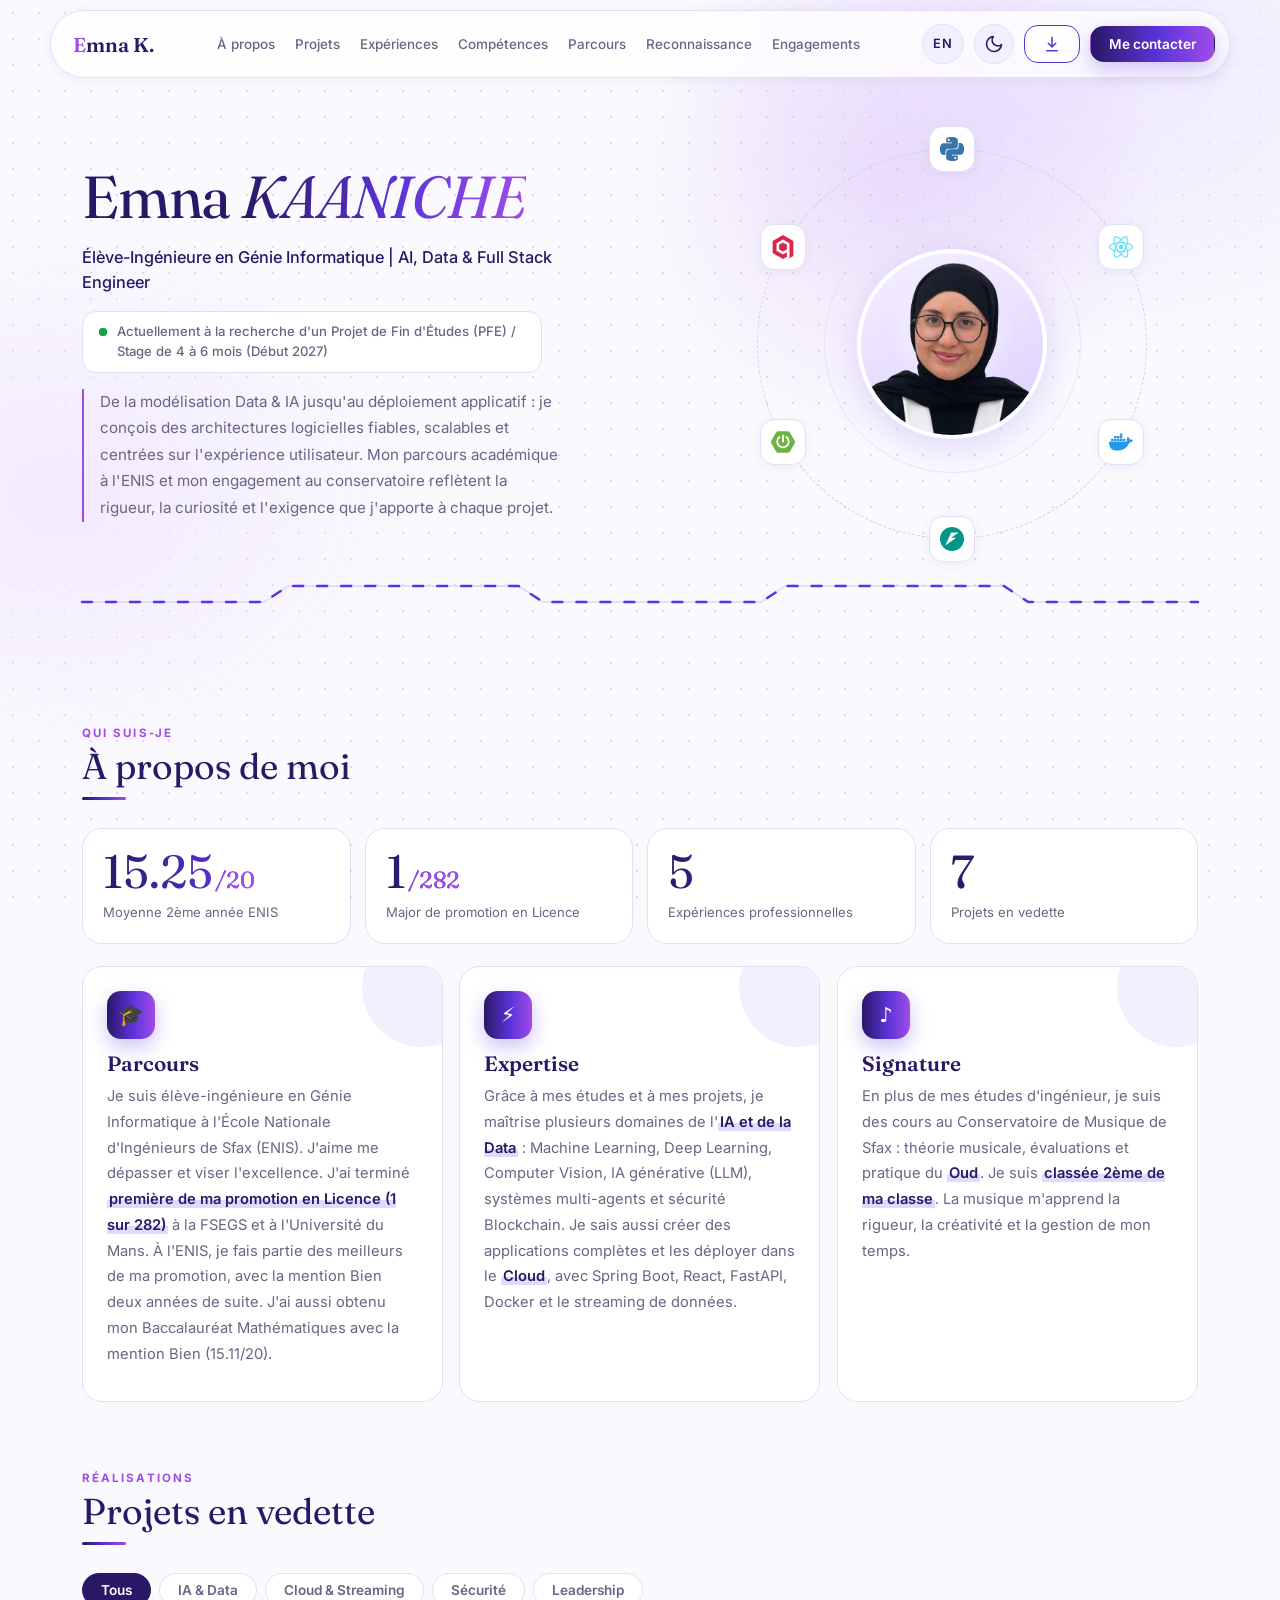
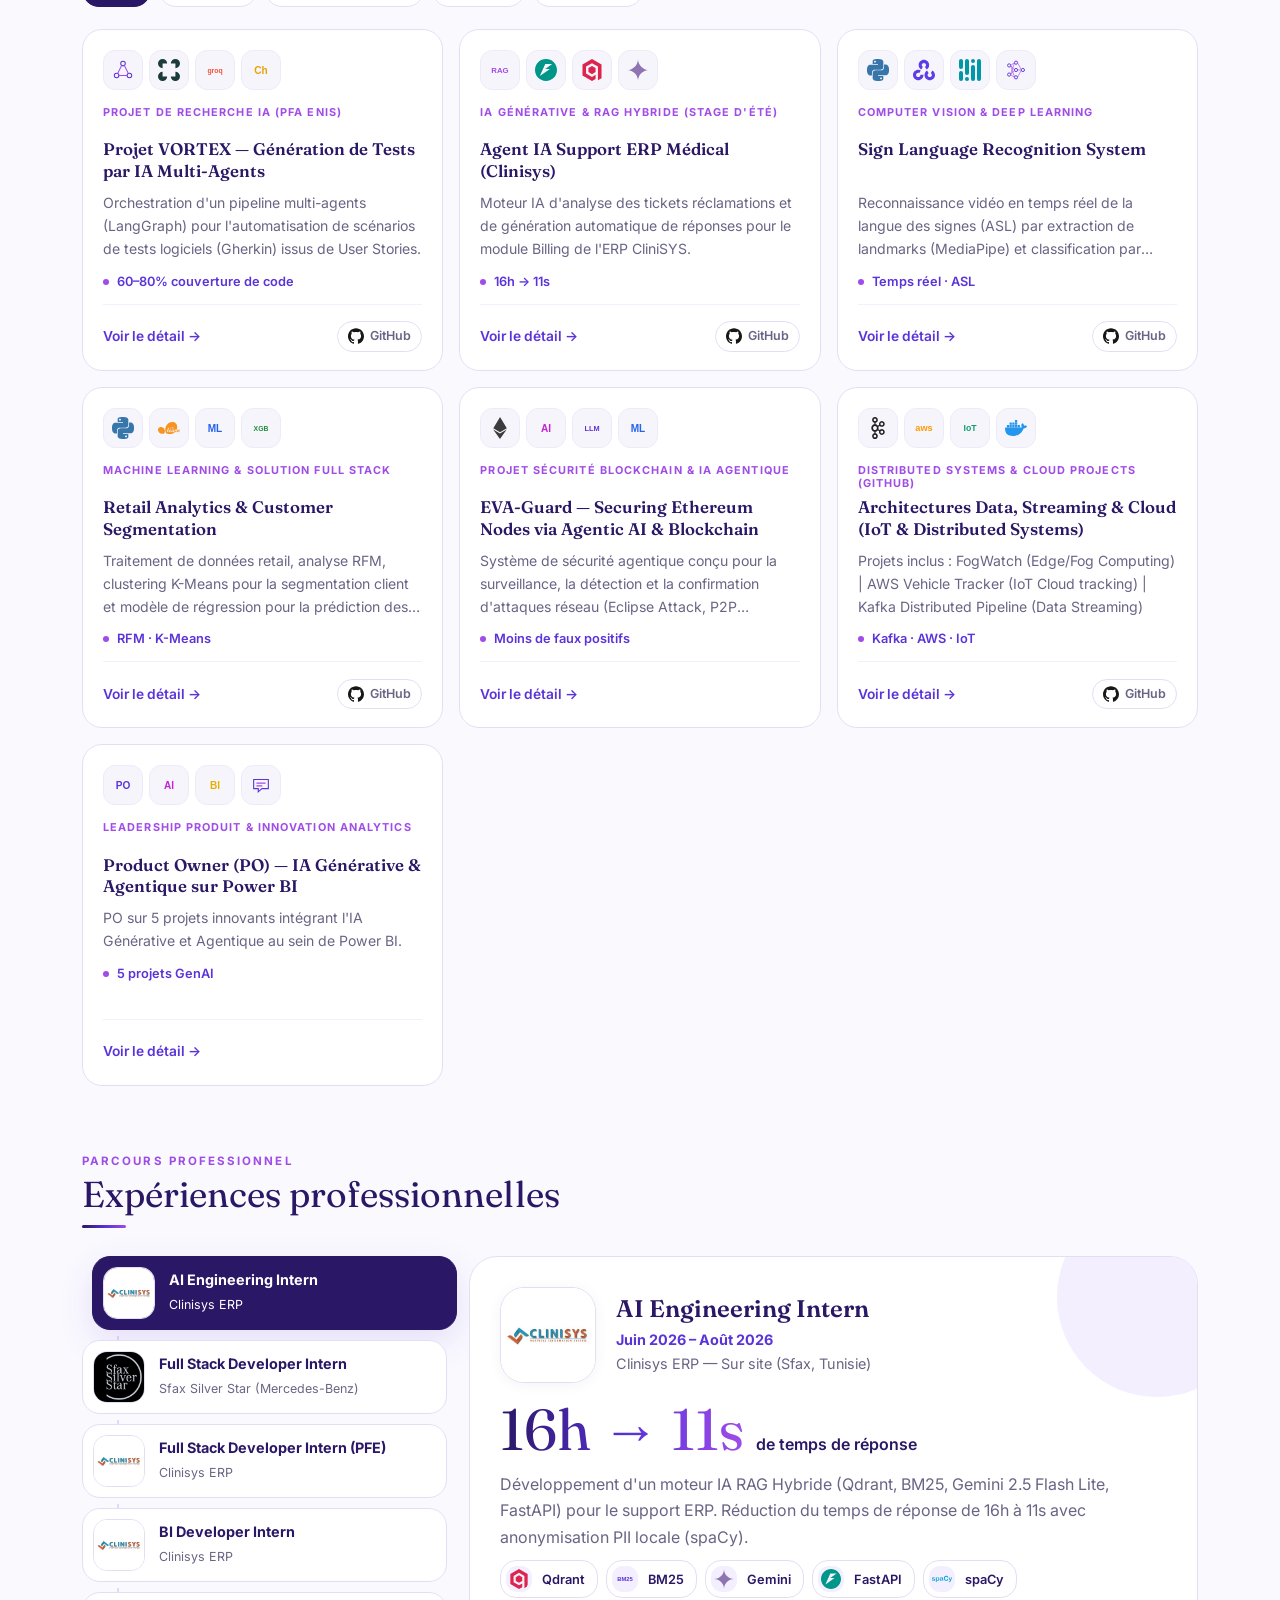
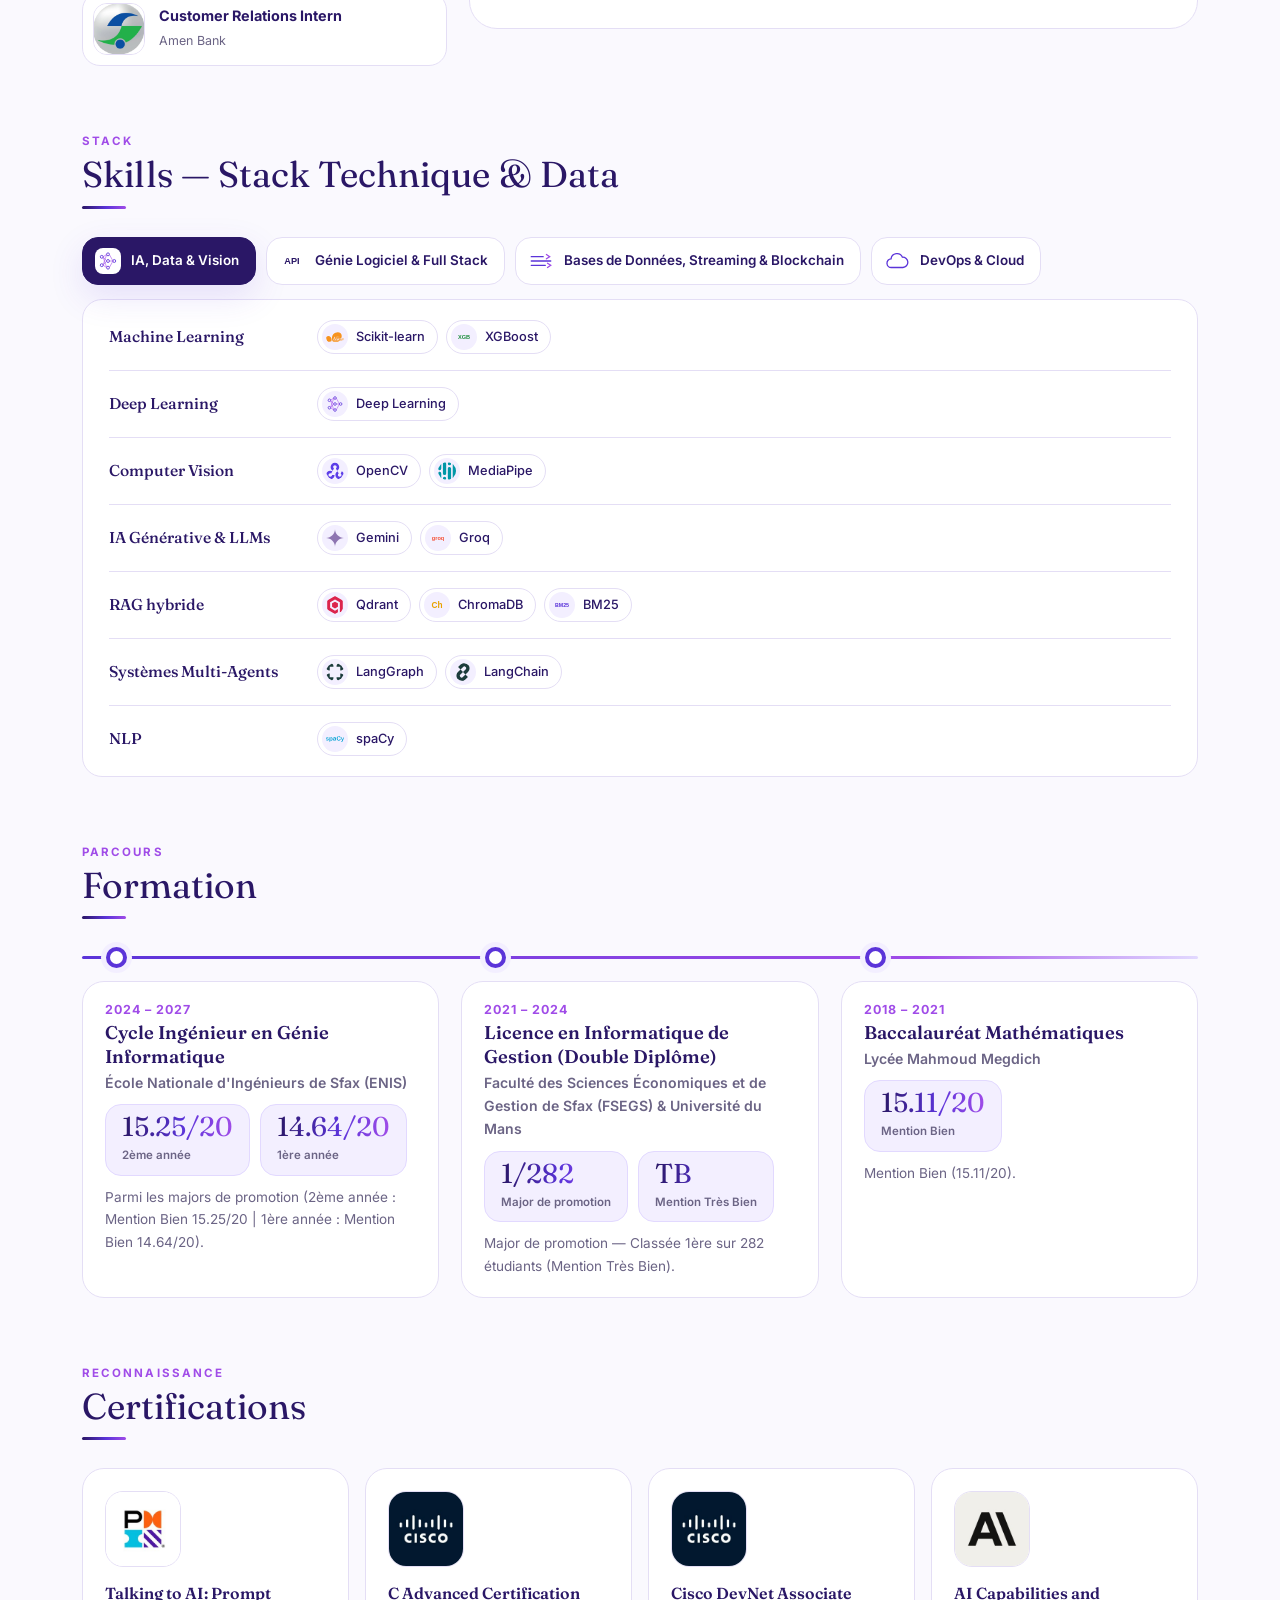
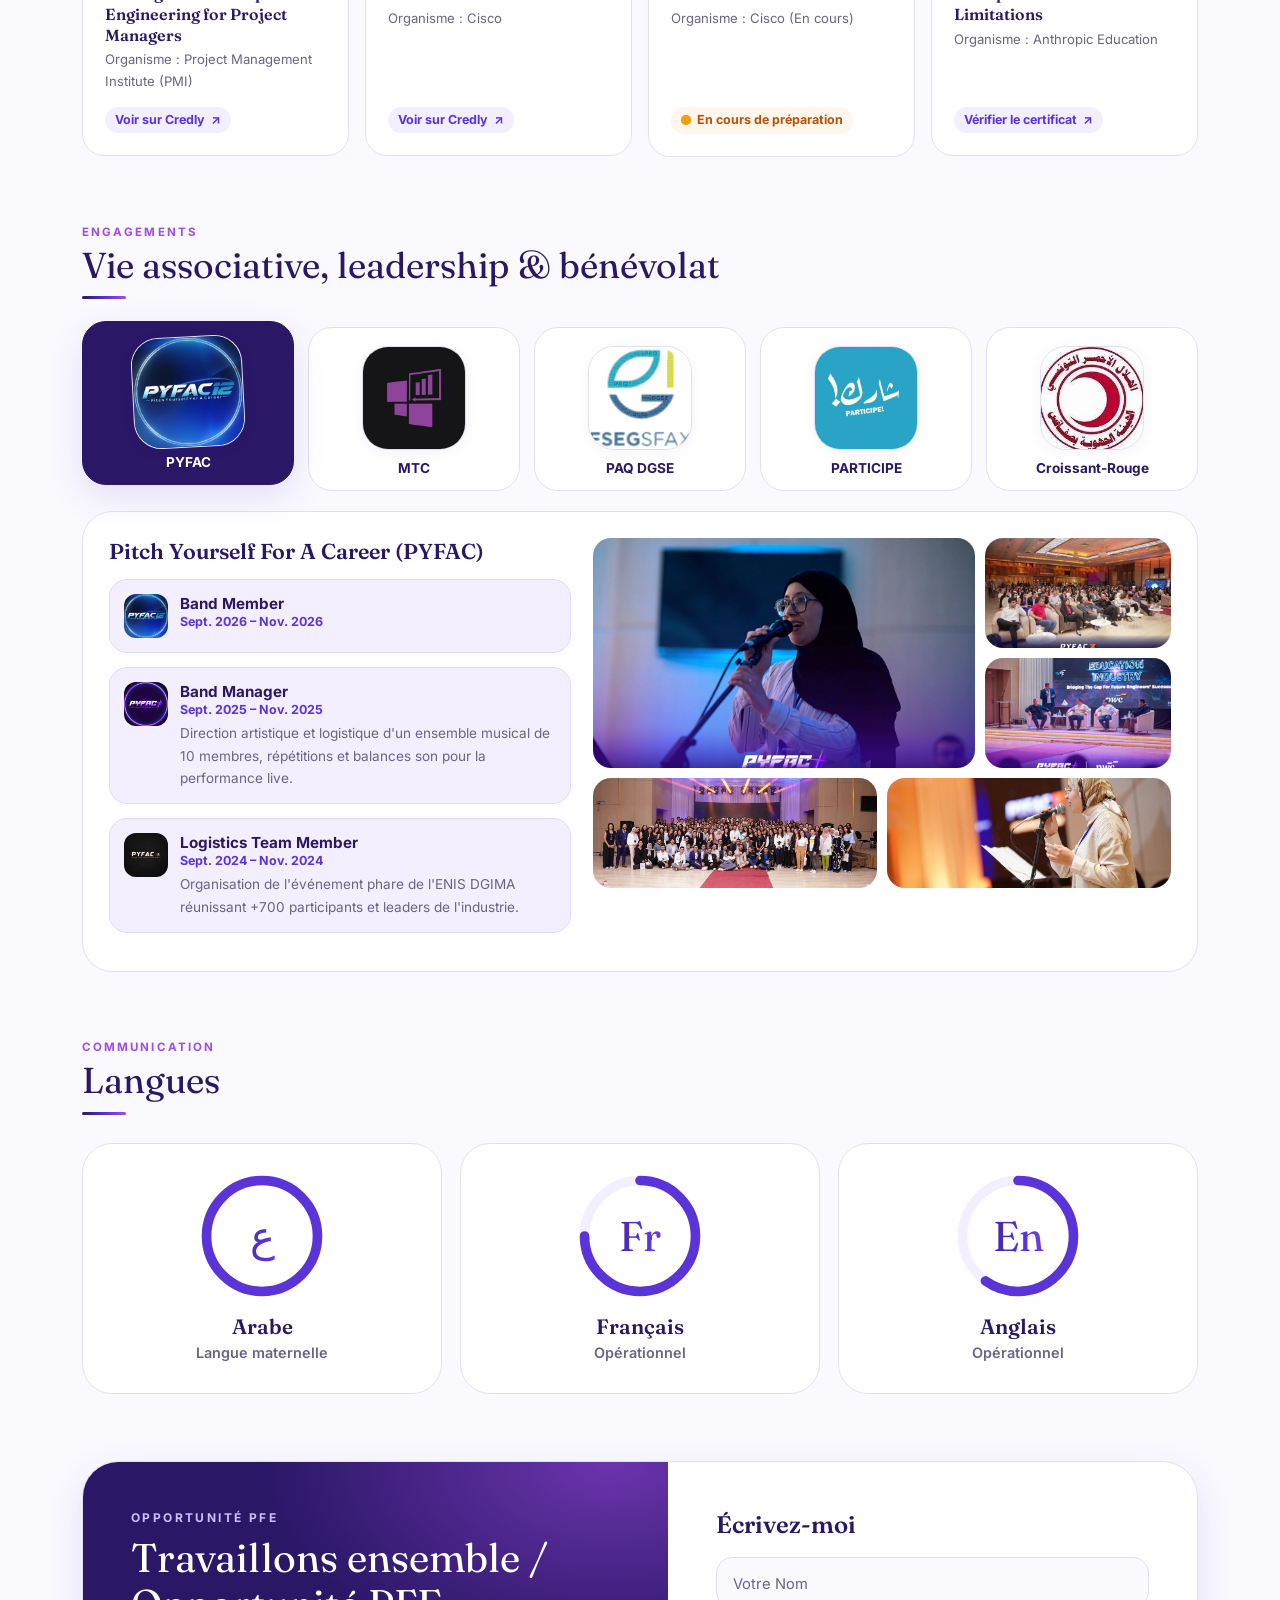
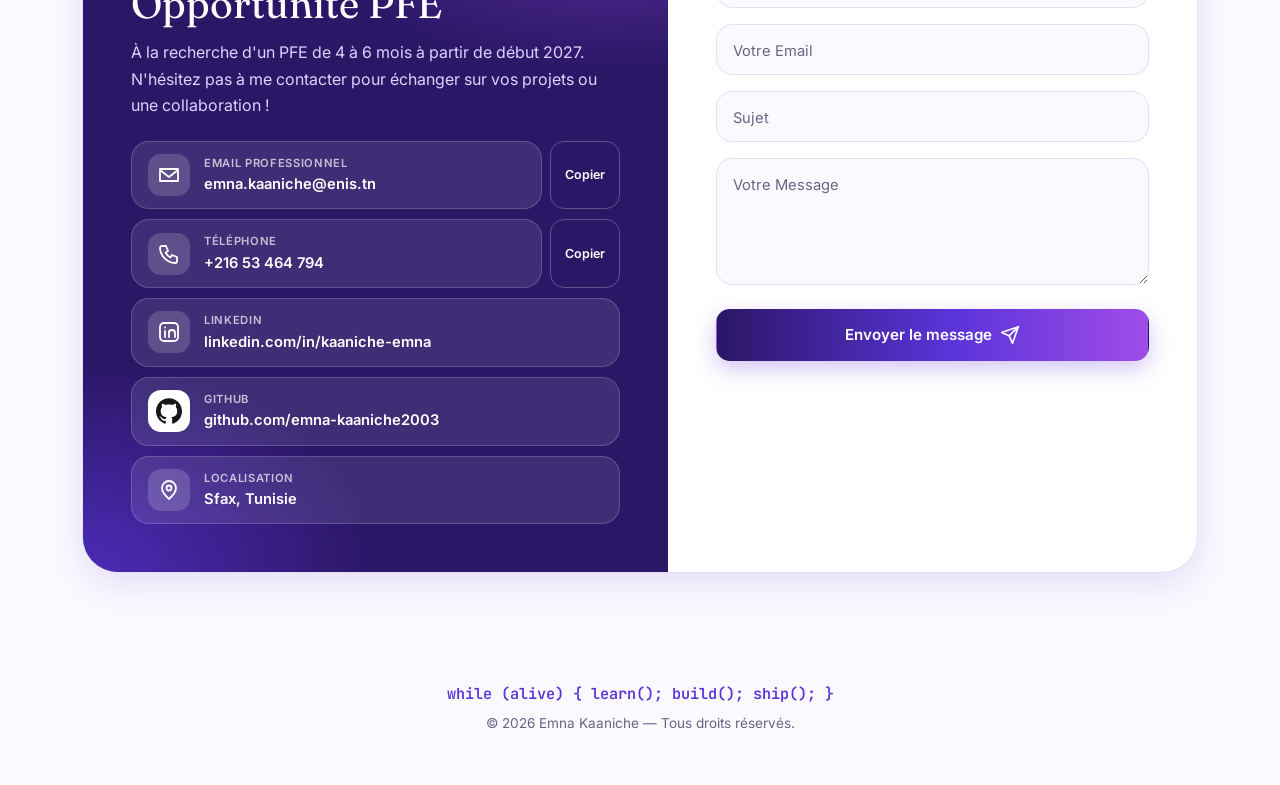
<file: index.html>
<!DOCTYPE html>
<html lang="fr">
<head>
<meta charset="utf-8"><meta name="viewport" content="width=device-width, initial-scale=1">
<title>Emna Kaaniche — Élève-Ingénieure en Génie Informatique | AI, Data &amp; Full Stack</title>
<meta name="description" content="Portfolio d'Emna Kaaniche, élève-ingénieure en génie informatique à l'ENIS (AI, Data &amp; Full Stack). À la recherche d'un PFE de 4 à 6 mois à partir de début 2027.">
<link rel="alternate" hreflang="fr" href="https://emna-kaaniche2003.github.io/"><link rel="alternate" hreflang="en" href="https://emna-kaaniche2003.github.io/en/index.html"><link rel="alternate" hreflang="x-default" href="https://emna-kaaniche2003.github.io/"><meta name="theme-color" content="#5B34D9"><meta name="color-scheme" content="light dark">
<script>(function(){var t;try{t=localStorage.getItem("theme")}catch(e){}if(t!=="dark"&&t!=="light")t=matchMedia("(prefers-color-scheme: dark)").matches?"dark":"light";document.documentElement.dataset.theme=t;var m=document.querySelector('meta[name=theme-color]');if(m&&t==="dark")m.content="#0E0A1F"})()</script>
<meta property="og:title" content="Emna Kaaniche — AI, Data &amp; Full Stack Engineer"><meta property="og:description" content="Élève-ingénieure ENIS — à la recherche d'un PFE (début 2027)."><meta property="og:type" content="website"><meta property="og:url" content="https://emna-kaaniche2003.github.io/"><meta property="og:image" content="https://emna-kaaniche2003.github.io/img/profile/emna-kaaniche.jpg">
<link rel="preconnect" href="https://fonts.googleapis.com"><link rel="preconnect" href="https://fonts.gstatic.com" crossorigin>
<link href="https://fonts.googleapis.com/css2?family=Fraunces:opsz,wght@9..144,400;9..144,600&amp;family=Inter:wght@400;500;600;700&amp;family=JetBrains+Mono:wght@400;600&amp;display=swap" rel="stylesheet">
<link rel="stylesheet" href="css/style.css"><script src="js/script.js" defer></script>
</head>
<body>
<div class="progress" aria-hidden="true"></div><div class="spot" aria-hidden="true"></div>
<a class="skip" href="#contenu-principal">Aller au contenu principal</a>
<header role="banner"><a class="brand" href="#accueil" aria-label="Emna Kaaniche — retour à l'accueil"><span>E</span>mna K.</a>
<nav aria-label="Navigation principale"><ul><li><a href="#a-propos">À propos</a></li><li><a href="#projets">Projets</a></li><li><a href="#experiences">Expériences</a></li><li><a href="#competences">Compétences</a></li><li><a href="#formation">Parcours</a></li><li><a href="#certifications">Reconnaissance</a></li><li><a href="#vie-associative">Engagements</a></li></ul></nav><div class="h-actions"><a class="lang-sw" href="en/index.html" hreflang="en" lang="en" aria-label="View this site in English" title="English">EN</a><button type="button" class="theme-btn" aria-label="Mode sombre" aria-pressed="false" title="Basculer le mode sombre"><svg class="i-moon" viewBox="0 0 24 24" fill="none" stroke="currentColor" stroke-width="2" stroke-linecap="round" stroke-linejoin="round" aria-hidden="true"><path d="M21 12.8A9 9 0 1111.2 3a7 7 0 009.8 9.8z"/></svg><svg class="i-sun" viewBox="0 0 24 24" fill="none" stroke="currentColor" stroke-width="2" stroke-linecap="round" stroke-linejoin="round" aria-hidden="true"><circle cx="12" cy="12" r="4"/><path d="M12 2v2M12 20v2M4.9 4.9l1.4 1.4M17.7 17.7l1.4 1.4M2 12h2M20 12h2M4.9 19.1l1.4-1.4M17.7 6.3l1.4-1.4"/></svg></button><a class="btn ghost small cv" href="assets/cv/emna-kaaniche-cv-fr.pdf" download="Emna-Kaaniche-CV-FR.pdf" aria-label="Télécharger le CV d'Emna Kaaniche au format PDF"><svg viewBox="0 0 24 24" width="18" height="18" fill="none" stroke="currentColor" stroke-width="2" stroke-linecap="round" stroke-linejoin="round" aria-hidden="true"><path d="M12 3v12M7 11l5 5 5-5M5 21h14"/></svg><span>CV</span></a><a class="btn small hide-m" href="#contact">Me contacter</a></div></header>
<main id="contenu-principal">

<section id="accueil" class="hero" aria-labelledby="titre-hero">
 <div class="hero-text">
  <h1 id="titre-hero"><span class="n1">Emna</span> <span class="n2">KAANICHE</span></h1>
  <p class="role">Élève-Ingénieure en Génie Informatique | AI, Data &amp; Full Stack Engineer</p>
  <p class="status" role="status"><span class="pulse" aria-hidden="true"></span>Actuellement à la recherche d'un Projet de Fin d'Études (PFE) / Stage de 4 à 6 mois (Début 2027)</p>
  <blockquote><p>De la modélisation Data &amp; IA jusqu'au déploiement applicatif : je conçois des architectures logicielles fiables, scalables et centrées sur l'expérience utilisateur. Mon parcours académique à l'ENIS et mon engagement au conservatoire reflètent la rigueur, la curiosité et l'exigence que j'apporte à chaque projet.</p></blockquote>
 </div>
 <div class="hero-visual">
  <div class="orbit" aria-hidden="true"><ul class="floats"><li class="ft" style="left:50%;top:0%;--k:0"><img src="icons/python.svg" alt="" width="34" height="34"></li><li class="ft" style="left:93.3%;top:25%;--k:1"><img src="icons/react.svg" alt="" width="34" height="34"></li><li class="ft" style="left:93.3%;top:75%;--k:2"><img src="icons/docker.svg" alt="" width="34" height="34"></li><li class="ft" style="left:50%;top:100%;--k:3"><img src="icons/fastapi.svg" alt="" width="34" height="34"></li><li class="ft" style="left:6.7%;top:75%;--k:4"><img src="icons/springboot.svg" alt="" width="34" height="34"></li><li class="ft" style="left:6.7%;top:25%;--k:5"><img src="icons/qdrant.svg" alt="" width="34" height="34"></li></ul></div>
  <figure class="portrait"><img src="img/profile/emna-cutout.webp" alt="Portrait d'Emna Kaaniche, élève-ingénieure en génie informatique, souriante avec des lunettes" width="500" height="473" fetchpriority="high"></figure>
 </div>
 <svg class="circuit" viewBox="0 0 920 30" preserveAspectRatio="none" aria-hidden="true"><path d="M0 24H150L170 8H360L380 24H560L580 8H760L780 24H920" class="l0"/><path d="M0 24H150L170 8H360L380 24H560L580 8H760L780 24H920" class="l1"/></svg>
</section>

<section id="a-propos" aria-labelledby="t-a-propos"><h2 id="t-a-propos" class="sec-title"><small>Qui suis-je</small>À propos de moi</h2>
 <ul class="stats"><li class="reveal"><b><span class="count" data-to="15.25" data-dec="2">15.25</span><i>/20</i></b><span>Moyenne 2ème année ENIS</span></li><li class="reveal"><b><span class="count" data-to="1" data-dec="0">1</span><i>/282</i></b><span>Major de promotion en Licence</span></li><li class="reveal"><b><span class="count" data-to="5" data-dec="0">5</span><i></i></b><span>Expériences professionnelles</span></li><li class="reveal"><b><span class="count" data-to="7" data-dec="0">7</span><i></i></b><span>Projets en vedette</span></li></ul><div class="about-grid"><article class="about-card tilt reveal"><span class="ico" aria-hidden="true">🎓</span><h3>Parcours</h3><p>Je suis élève-ingénieure en Génie Informatique à l'École Nationale d'Ingénieurs de Sfax (ENIS). J'aime me dépasser et viser l'excellence. J'ai terminé <mark>première de ma promotion en Licence (1 sur 282)</mark> à la FSEGS et à l'Université du Mans. À l'ENIS, je fais partie des meilleurs de ma promotion, avec la mention Bien deux années de suite. J'ai aussi obtenu mon Baccalauréat Mathématiques avec la mention Bien (15.11/20).</p></article><article class="about-card tilt reveal"><span class="ico" aria-hidden="true">⚡</span><h3>Expertise</h3><p>Grâce à mes études et à mes projets, je maîtrise plusieurs domaines de l'<mark>IA et de la Data</mark> : Machine Learning, Deep Learning, Computer Vision, IA générative (LLM), systèmes multi-agents et sécurité Blockchain. Je sais aussi créer des applications complètes et les déployer dans le <mark>Cloud</mark>, avec Spring Boot, React, FastAPI, Docker et le streaming de données.</p></article><article class="about-card tilt reveal"><span class="ico" aria-hidden="true">♪</span><h3>Signature</h3><p>En plus de mes études d'ingénieur, je suis des cours au Conservatoire de Musique de Sfax : théorie musicale, évaluations et pratique du <mark>Oud</mark>. Je suis <mark>classée 2ème de ma classe</mark>. La musique m'apprend la rigueur, la créativité et la gestion de mon temps.</p></article></div></section>

<section id="projets" aria-labelledby="t-projets"><h2 id="t-projets" class="sec-title"><small>Réalisations</small>Projets en vedette</h2>
 <div class="filters" role="group" aria-label="Filtrer les projets"><button type="button" data-f="all" aria-pressed="true">Tous</button><button type="button" data-f="ia" aria-pressed="false">IA &amp; Data</button><button type="button" data-f="cloud" aria-pressed="false">Cloud &amp; Streaming</button><button type="button" data-f="security" aria-pressed="false">Sécurité</button><button type="button" data-f="lead" aria-pressed="false">Leadership</button></div>
 <div class="pgrid"><article class="proj reveal" data-cat="ia" aria-labelledby="p-vortex">
 <div class="proj-top"><ul class="ics" aria-hidden="true"><li><img src="icons/multiagent.svg" alt="Systèmes Multi-Agents" width="26" height="26" loading="lazy"></li><li><img src="icons/langgraph.svg" alt="LangGraph" width="26" height="26" loading="lazy"></li><li><img src="icons/groq.svg" alt="Groq LLM" width="26" height="26" loading="lazy"></li><li><img src="icons/chromadb.svg" alt="ChromaDB" width="26" height="26" loading="lazy"></li></ul></div>
 <div class="proj-body"><p class="kind">Projet de Recherche IA (PFA ENIS)</p><h3 id="p-vortex">Projet VORTEX — Génération de Tests par IA Multi-Agents</h3><p class="desc">Orchestration d'un pipeline multi-agents (LangGraph) pour l'automatisation de scénarios de tests logiciels (Gherkin) issus de User Stories.</p><p class="stack">60–80% couverture de code</p></div>
 <div class="proj-actions"><button type="button" class="more">Voir le détail <span aria-hidden="true">→</span></button><a class="gh" href="https://github.com/emna-kaaniche2003/Vortex" target="_blank" rel="noopener noreferrer" aria-label="Code source sur GitHub (nouvel onglet)"><img src="icons/github.svg" alt="" width="16" height="16">GitHub</a></div>
 <template><h4>Technologies</h4><ul class="tiles big"><li class="tech"><img src="icons/multiagent.svg" alt="" width="30" height="30" loading="lazy"><span>Systèmes Multi-Agents</span></li><li class="tech"><img src="icons/langgraph.svg" alt="" width="30" height="30" loading="lazy"><span>LangGraph</span></li><li class="tech"><img src="icons/groq.svg" alt="" width="30" height="30" loading="lazy"><span>Groq LLM</span></li><li class="tech"><img src="icons/chromadb.svg" alt="" width="30" height="30" loading="lazy"><span>ChromaDB</span></li><li class="tech"><img src="icons/springboot.svg" alt="" width="30" height="30" loading="lazy"><span>Spring Boot</span></li></ul><h4>Description</h4><p>Orchestration d'un pipeline multi-agents (LangGraph) pour l'automatisation de scénarios de tests logiciels (Gherkin) issus de User Stories.</p><p>Atteinte de 60% à 80% de couverture de code sur microservices Spring Boot et co-soumission d'un article scientifique à ICAART 2027.</p><p><strong>Lien GitHub :</strong> <a href="https://github.com/emna-kaaniche2003/Vortex" target="_blank" rel="noopener noreferrer">github.com/emna-kaaniche2003/Vortex</a></p></template></article>
<article class="proj reveal" data-cat="ia" aria-labelledby="p-clinisys">
 <div class="proj-top"><ul class="ics" aria-hidden="true"><li><img src="icons/rag.svg" alt="RAG Hybride" width="26" height="26" loading="lazy"></li><li><img src="icons/fastapi.svg" alt="FastAPI" width="26" height="26" loading="lazy"></li><li><img src="icons/qdrant.svg" alt="Qdrant" width="26" height="26" loading="lazy"></li><li><img src="icons/gemini.svg" alt="Gemini 2.5 Flash Lite" width="26" height="26" loading="lazy"></li></ul></div>
 <div class="proj-body"><p class="kind">IA Générative &amp; RAG Hybride (Stage d'été)</p><h3 id="p-clinisys">Agent IA Support ERP Médical (Clinisys)</h3><p class="desc">Moteur IA d'analyse des tickets réclamations et de génération automatique de réponses pour le module Billing de l'ERP CliniSYS.</p><p class="stack">16h → 11s</p></div>
 <div class="proj-actions"><button type="button" class="more">Voir le détail <span aria-hidden="true">→</span></button><a class="gh" href="https://github.com/emna-kaaniche2003/Intelligent-Support-Assistant-using-RAG-LLMs" target="_blank" rel="noopener noreferrer" aria-label="Code source sur GitHub (nouvel onglet)"><img src="icons/github.svg" alt="" width="16" height="16">GitHub</a></div>
 <template><h4>Technologies</h4><ul class="tiles big"><li class="tech"><img src="icons/rag.svg" alt="" width="30" height="30" loading="lazy"><span>RAG Hybride</span></li><li class="tech"><img src="icons/fastapi.svg" alt="" width="30" height="30" loading="lazy"><span>FastAPI</span></li><li class="tech"><img src="icons/qdrant.svg" alt="" width="30" height="30" loading="lazy"><span>Qdrant</span></li><li class="tech"><img src="icons/gemini.svg" alt="" width="30" height="30" loading="lazy"><span>Gemini 2.5 Flash Lite</span></li><li class="tech"><img src="icons/spacy.svg" alt="" width="30" height="30" loading="lazy"><span>spaCy</span></li></ul><h4>Description</h4><p>Moteur IA d'analyse des tickets réclamations et de génération automatique de réponses pour le module Billing de l'ERP CliniSYS.</p><p>Temps de réponse réduit de 16h à 11s via une recherche hybride (Qdrant + BM25) avec reranking Cross-Encoder, anonymisation PII locale et workflow Human-in-the-Loop.</p><p><strong>Lien GitHub :</strong> <a href="https://github.com/emna-kaaniche2003/Intelligent-Support-Assistant-using-RAG-LLMs" target="_blank" rel="noopener noreferrer">github.com/emna-kaaniche2003/Intelligent-Support-Assistant-using-RAG-LLMs</a></p></template></article>
<article class="proj reveal" data-cat="ia" aria-labelledby="p-sign">
 <div class="proj-top"><ul class="ics" aria-hidden="true"><li><img src="icons/python.svg" alt="Python" width="26" height="26" loading="lazy"></li><li><img src="icons/opencv.svg" alt="OpenCV" width="26" height="26" loading="lazy"></li><li><img src="icons/mediapipe.svg" alt="MediaPipe" width="26" height="26" loading="lazy"></li><li><img src="icons/deeplearning.svg" alt="Deep Learning" width="26" height="26" loading="lazy"></li></ul></div>
 <div class="proj-body"><p class="kind">Computer Vision &amp; Deep Learning</p><h3 id="p-sign">Sign Language Recognition System</h3><p class="desc">Reconnaissance vidéo en temps réel de la langue des signes (ASL) par extraction de landmarks (MediaPipe) et classification par Deep Learning avec API REST FastAPI.</p><p class="stack">Temps réel · ASL</p></div>
 <div class="proj-actions"><button type="button" class="more">Voir le détail <span aria-hidden="true">→</span></button><a class="gh" href="https://github.com/emna-kaaniche2003/Sign-Language-Recognition-System" target="_blank" rel="noopener noreferrer" aria-label="Code source sur GitHub (nouvel onglet)"><img src="icons/github.svg" alt="" width="16" height="16">GitHub</a></div>
 <template><h4>Technologies</h4><ul class="tiles big"><li class="tech"><img src="icons/python.svg" alt="" width="30" height="30" loading="lazy"><span>Python</span></li><li class="tech"><img src="icons/opencv.svg" alt="" width="30" height="30" loading="lazy"><span>OpenCV</span></li><li class="tech"><img src="icons/mediapipe.svg" alt="" width="30" height="30" loading="lazy"><span>MediaPipe</span></li><li class="tech"><img src="icons/deeplearning.svg" alt="" width="30" height="30" loading="lazy"><span>Deep Learning</span></li><li class="tech"><img src="icons/fastapi.svg" alt="" width="30" height="30" loading="lazy"><span>FastAPI</span></li></ul><h4>Description</h4><p>Reconnaissance vidéo en temps réel de la langue des signes (ASL) par extraction de landmarks (MediaPipe) et classification par Deep Learning avec API REST FastAPI.</p><p><strong>Lien GitHub :</strong> <a href="https://github.com/emna-kaaniche2003/Sign-Language-Recognition-System" target="_blank" rel="noopener noreferrer">github.com/emna-kaaniche2003/Sign-Language-Recognition-System</a></p></template></article>
<article class="proj reveal" data-cat="ia cloud" aria-labelledby="p-retail">
 <div class="proj-top"><ul class="ics" aria-hidden="true"><li><img src="icons/python.svg" alt="Python" width="26" height="26" loading="lazy"></li><li><img src="icons/scikitlearn.svg" alt="Scikit-Learn" width="26" height="26" loading="lazy"></li><li><img src="icons/ml.svg" alt="K-Means" width="26" height="26" loading="lazy"></li><li><img src="icons/xgboost.svg" alt="XGBoost" width="26" height="26" loading="lazy"></li></ul></div>
 <div class="proj-body"><p class="kind">Machine Learning &amp; Solution Full Stack</p><h3 id="p-retail">Retail Analytics &amp; Customer Segmentation</h3><p class="desc">Traitement de données retail, analyse RFM, clustering K-Means pour la segmentation client et modèle de régression pour la prédiction des ventes, conteneurisé sous Docker.</p><p class="stack">RFM · K-Means</p></div>
 <div class="proj-actions"><button type="button" class="more">Voir le détail <span aria-hidden="true">→</span></button><a class="gh" href="https://github.com/emna-kaaniche2003/projet_ml_retail" target="_blank" rel="noopener noreferrer" aria-label="Code source sur GitHub (nouvel onglet)"><img src="icons/github.svg" alt="" width="16" height="16">GitHub</a></div>
 <template><h4>Technologies</h4><ul class="tiles big"><li class="tech"><img src="icons/python.svg" alt="" width="30" height="30" loading="lazy"><span>Python</span></li><li class="tech"><img src="icons/scikitlearn.svg" alt="" width="30" height="30" loading="lazy"><span>Scikit-Learn</span></li><li class="tech"><img src="icons/ml.svg" alt="" width="30" height="30" loading="lazy"><span>K-Means</span></li><li class="tech"><img src="icons/xgboost.svg" alt="" width="30" height="30" loading="lazy"><span>XGBoost</span></li><li class="tech"><img src="icons/fastapi.svg" alt="" width="30" height="30" loading="lazy"><span>FastAPI</span></li><li class="tech"><img src="icons/docker.svg" alt="" width="30" height="30" loading="lazy"><span>Docker</span></li></ul><h4>Description</h4><p>Traitement de données retail, analyse RFM, clustering K-Means pour la segmentation client et modèle de régression pour la prédiction des ventes, conteneurisé sous Docker.</p><p><strong>Lien GitHub :</strong> <a href="https://github.com/emna-kaaniche2003/projet_ml_retail" target="_blank" rel="noopener noreferrer">github.com/emna-kaaniche2003/projet_ml_retail</a></p></template></article>
<article class="proj reveal" data-cat="ia security" aria-labelledby="p-eva">
 <div class="proj-top"><ul class="ics" aria-hidden="true"><li><img src="icons/ethereum.svg" alt="Blockchain (Ethereum)" width="26" height="26" loading="lazy"></li><li><img src="icons/agent.svg" alt="Agentic AI" width="26" height="26" loading="lazy"></li><li><img src="icons/llm.svg" alt="LLM / RAG" width="26" height="26" loading="lazy"></li><li><img src="icons/ml.svg" alt="Machine Learning" width="26" height="26" loading="lazy"></li></ul></div>
 <div class="proj-body"><p class="kind">Projet Sécurité Blockchain &amp; IA Agentique</p><h3 id="p-eva">EVA-Guard — Securing Ethereum Nodes via Agentic AI &amp; Blockchain</h3><p class="desc">Système de sécurité agentique conçu pour la surveillance, la détection et la confirmation d'attaques réseau (Eclipse Attack, P2P Flooding) ciblant les nœuds Ethereum.</p><p class="stack">Moins de faux positifs</p></div>
 <div class="proj-actions"><button type="button" class="more">Voir le détail <span aria-hidden="true">→</span></button></div>
 <template><h4>Technologies</h4><ul class="tiles big"><li class="tech"><img src="icons/ethereum.svg" alt="" width="30" height="30" loading="lazy"><span>Blockchain (Ethereum)</span></li><li class="tech"><img src="icons/agent.svg" alt="" width="30" height="30" loading="lazy"><span>Agentic AI</span></li><li class="tech"><img src="icons/llm.svg" alt="" width="30" height="30" loading="lazy"><span>LLM / RAG</span></li><li class="tech"><img src="icons/ml.svg" alt="" width="30" height="30" loading="lazy"><span>Machine Learning</span></li><li class="tech"><img src="icons/stream.svg" alt="" width="30" height="30" loading="lazy"><span>Multi-Source Correlation</span></li></ul><h4>Description</h4><p>Système de sécurité agentique conçu pour la surveillance, la détection et la confirmation d'attaques réseau (Eclipse Attack, P2P Flooding) ciblant les nœuds Ethereum.</p><p>Architecture découplée distinguant l'hypothèse (détection ML + explication LLM/RAG) de la confirmation formelle basée sur un paquet de preuves observables multi-sources (P2P, système, RPC) pour réduire drastiquement les faux positifs.</p></template></article>
<article class="proj reveal" data-cat="cloud" aria-labelledby="p-cloud">
 <div class="proj-top"><ul class="ics" aria-hidden="true"><li><img src="icons/kafka.svg" alt="Apache Kafka" width="26" height="26" loading="lazy"></li><li><img src="icons/aws.svg" alt="AWS Cloud" width="26" height="26" loading="lazy"></li><li><img src="icons/iot.svg" alt="IoT / Edge" width="26" height="26" loading="lazy"></li><li><img src="icons/docker.svg" alt="Docker" width="26" height="26" loading="lazy"></li></ul></div>
 <div class="proj-body"><p class="kind">Distributed Systems &amp; Cloud Projects (GitHub)</p><h3 id="p-cloud">Architectures Data, Streaming &amp; Cloud (IoT &amp; Distributed Systems)</h3><p class="desc">Projets inclus : FogWatch (Edge/Fog Computing) | AWS Vehicle Tracker (IoT Cloud tracking) | Kafka Distributed Pipeline (Data Streaming)</p><p class="stack">Kafka · AWS · IoT</p></div>
 <div class="proj-actions"><button type="button" class="more">Voir le détail <span aria-hidden="true">→</span></button><a class="gh" href="https://github.com/emna-kaaniche2003/AWS_Vehicle_Tracker" target="_blank" rel="noopener noreferrer" aria-label="AWS Vehicle Tracker sur GitHub (nouvel onglet)"><img src="icons/github.svg" alt="" width="16" height="16">GitHub</a></div>
 <template><h4>Technologies</h4><ul class="tiles big"><li class="tech"><img src="icons/kafka.svg" alt="" width="30" height="30" loading="lazy"><span>Apache Kafka</span></li><li class="tech"><img src="icons/aws.svg" alt="" width="30" height="30" loading="lazy"><span>AWS Cloud</span></li><li class="tech"><img src="icons/iot.svg" alt="" width="30" height="30" loading="lazy"><span>IoT / Edge</span></li><li class="tech"><img src="icons/docker.svg" alt="" width="30" height="30" loading="lazy"><span>Docker</span></li></ul><h4>Projets inclus</h4><ul class="incl"><li>FogWatch (Edge/Fog Computing)</li><li>AWS Vehicle Tracker (IoT Cloud tracking)</li><li>Kafka Distributed Pipeline (Data Streaming)</li></ul><p><strong>Lien GitHub (AWS Vehicle Tracker) :</strong> <a href="https://github.com/emna-kaaniche2003/AWS_Vehicle_Tracker" target="_blank" rel="noopener noreferrer">github.com/emna-kaaniche2003/AWS_Vehicle_Tracker</a></p></template></article>
<article class="proj reveal" data-cat="lead" aria-labelledby="p-po">
 <div class="proj-top"><ul class="ics" aria-hidden="true"><li><img src="icons/po.svg" alt="Product Owner" width="26" height="26" loading="lazy"></li><li><img src="icons/agent.svg" alt="GenAI Agents" width="26" height="26" loading="lazy"></li><li><img src="icons/powerbi.svg" alt="Power BI" width="26" height="26" loading="lazy"></li><li><img src="icons/nlp.svg" alt="Conversational Analytics" width="26" height="26" loading="lazy"></li></ul></div>
 <div class="proj-body"><p class="kind">Leadership Produit &amp; Innovation Analytics</p><h3 id="p-po">Product Owner (PO) — IA Générative &amp; Agentique sur Power BI</h3><p class="desc">PO sur 5 projets innovants intégrant l'IA Générative et Agentique au sein de Power BI.</p><p class="stack">5 projets GenAI</p></div>
 <div class="proj-actions"><button type="button" class="more">Voir le détail <span aria-hidden="true">→</span></button></div>
 <template><h4>Technologies</h4><ul class="tiles big"><li class="tech"><img src="icons/po.svg" alt="" width="30" height="30" loading="lazy"><span>Product Owner</span></li><li class="tech"><img src="icons/agent.svg" alt="" width="30" height="30" loading="lazy"><span>GenAI Agents</span></li><li class="tech"><img src="icons/powerbi.svg" alt="" width="30" height="30" loading="lazy"><span>Power BI</span></li><li class="tech"><img src="icons/nlp.svg" alt="" width="30" height="30" loading="lazy"><span>Conversational Analytics</span></li></ul><h4>Description</h4><p>PO sur 5 projets innovants intégrant l'IA Générative et Agentique au sein de Power BI.</p><p>Cadrage du besoin, définition de la roadmap produit et conception d'agents conversationnels intelligents pour transformer le reporting BI traditionnel en une expérience décisionnelle interactive.</p></template></article></div></section>

<section id="experiences" aria-labelledby="t-experiences"><h2 id="t-experiences" class="sec-title"><small>Parcours professionnel</small>Expériences professionnelles</h2>
 <div class="xp"><div class="xp-list" role="tablist" aria-orientation="vertical" aria-label="Expériences"><button type="button" role="tab" id="xt0" aria-controls="xp0" aria-selected="true" tabindex="0"><img src="img/logo/clinisys.jpg" alt="" width="48" height="48"><span><b>AI Engineering Intern</b><small>Clinisys ERP</small></span></button><button type="button" role="tab" id="xt1" aria-controls="xp1" aria-selected="false" tabindex="-1"><img src="img/logo/star_silver.jpg" alt="" width="48" height="48"><span><b>Full Stack Developer Intern</b><small>Sfax Silver Star (Mercedes-Benz)</small></span></button><button type="button" role="tab" id="xt2" aria-controls="xp2" aria-selected="false" tabindex="-1"><img src="img/logo/clinisys.jpg" alt="" width="48" height="48"><span><b>Full Stack Developer Intern (PFE)</b><small>Clinisys ERP</small></span></button><button type="button" role="tab" id="xt3" aria-controls="xp3" aria-selected="false" tabindex="-1"><img src="img/logo/clinisys.jpg" alt="" width="48" height="48"><span><b>BI Developer Intern</b><small>Clinisys ERP</small></span></button><button type="button" role="tab" id="xt4" aria-controls="xp4" aria-selected="false" tabindex="-1"><img src="img/logo/amen.jpg" alt="" width="48" height="48"><span><b>Customer Relations Intern</b><small>Amen Bank</small></span></button></div><div class="xp-panels"><article role="tabpanel" id="xp0" aria-labelledby="xt0" >
 <header><img class="logo-lg" src="img/logo/clinisys.jpg" alt="Logo de Clinisys ERP" width="96" height="96"><div><h3>AI Engineering Intern</h3><p class="when"><time datetime="2026-06">Juin 2026</time> – <time datetime="2026-08">Août 2026</time></p><p class="org">Clinisys ERP — Sur site (Sfax, Tunisie)</p></div></header>
 <div class="metric"><strong>16h → 11s</strong><span>de temps de réponse</span></div><p>Développement d'un moteur IA RAG Hybride (Qdrant, BM25, Gemini 2.5 Flash Lite, FastAPI) pour le support ERP. Réduction du temps de réponse de 16h à 11s avec anonymisation PII locale (spaCy).</p><ul class="chips"><li class="tech chip"><img src="icons/qdrant.svg" alt="" width="30" height="30" loading="lazy"><span>Qdrant</span></li><li class="tech chip"><img src="icons/bm25.svg" alt="" width="30" height="30" loading="lazy"><span>BM25</span></li><li class="tech chip"><img src="icons/gemini.svg" alt="" width="30" height="30" loading="lazy"><span>Gemini</span></li><li class="tech chip"><img src="icons/fastapi.svg" alt="" width="30" height="30" loading="lazy"><span>FastAPI</span></li><li class="tech chip"><img src="icons/spacy.svg" alt="" width="30" height="30" loading="lazy"><span>spaCy</span></li></ul></article><article role="tabpanel" id="xp1" aria-labelledby="xt1" hidden>
 <header><img class="logo-lg" src="img/logo/star_silver.jpg" alt="Logo de Sfax Silver Star" width="96" height="96"><div><h3>Full Stack Developer Intern</h3><p class="when"><time datetime="2025-07">Juillet 2025</time> (1 mois)</p><p class="org">Sfax Silver Star (Mercedes-Benz) — Sur site (Sfax, Tunisie)</p></div></header>
 <div class="metric"><strong>~30%</strong><span>de temps de chargement en moins</span></div><p>Refonte UI/UX de l'application mobile Flutter de gestion de pièces détachées. Optimisation du backend Spring Boot et amélioration du temps de chargement de ~30%.</p><ul class="chips"><li class="tech chip"><img src="icons/flutter.svg" alt="" width="30" height="30" loading="lazy"><span>Flutter</span></li><li class="tech chip"><img src="icons/springboot.svg" alt="" width="30" height="30" loading="lazy"><span>Spring Boot</span></li></ul></article><article role="tabpanel" id="xp2" aria-labelledby="xt2" hidden>
 <header><img class="logo-lg" src="img/logo/clinisys.jpg" alt="Logo de Clinisys ERP" width="96" height="96"><div><h3>Full Stack Developer Intern (PFE)</h3><p class="when"><time datetime="2024-02">Février 2024</time> – <time datetime="2024-05">Mai 2024</time> (4 mois)</p><p class="org">Clinisys ERP — Sur site (Sfax, Tunisie)</p></div></header>
 <div class="metric"><strong>÷ 2</strong><span>le temps de réponse</span></div><p>Migration SOAP vers RESTful (Spring Boot 3, React, Redis, Swagger) du module RH des congés, divisant le temps de réponse par 2.</p><ul class="chips"><li class="tech chip"><img src="icons/springboot.svg" alt="" width="30" height="30" loading="lazy"><span>Spring Boot 3</span></li><li class="tech chip"><img src="icons/react.svg" alt="" width="30" height="30" loading="lazy"><span>React</span></li><li class="tech chip"><img src="icons/redis.svg" alt="" width="30" height="30" loading="lazy"><span>Redis</span></li><li class="tech chip"><img src="icons/swagger.svg" alt="" width="30" height="30" loading="lazy"><span>Swagger</span></li></ul></article><article role="tabpanel" id="xp3" aria-labelledby="xt3" hidden>
 <header><img class="logo-lg" src="img/logo/clinisys.jpg" alt="Logo de Clinisys ERP" width="96" height="96"><div><h3>BI Developer Intern</h3><p class="when"><time datetime="2023-06">Juin 2023</time> – <time datetime="2023-08">Août 2023</time> (3 mois)</p><p class="org">Clinisys ERP — Hybride (Sfax, Tunisie)</p></div></header>
 <div class="metric"><strong>25%</strong><span>de gain sur le chargement des rapports</span></div><p>Application mobile d'analytique clinique (Power BI &amp; DAX), gain de 25% sur le chargement des rapports.</p><ul class="chips"><li class="tech chip"><img src="icons/powerbi.svg" alt="" width="30" height="30" loading="lazy"><span>Power BI</span></li></ul></article><article role="tabpanel" id="xp4" aria-labelledby="xt4" hidden>
 <header><img class="logo-lg" src="img/logo/amen.jpg" alt="Logo de Amen Bank" width="96" height="96"><div><h3>Customer Relations Intern</h3><p class="when"><time datetime="2022-08">Août 2022</time> (1 mois)</p><p class="org">Amen Bank — Sur site (Sfax, Tunisie)</p></div></header>
 <div class="metric"><strong>Front-office</strong><span>opérations bancaires</span></div><p>Gestion des opérations bancaires front-office, traitement des crédits et documents financiers.</p></article></div></div></section>

<section id="competences" aria-labelledby="t-competences"><h2 id="t-competences" class="sec-title"><small>Stack</small>Skills — Stack Technique &amp; Data</h2>
 <div class="sk"><div class="sk-tabs" role="tablist" aria-label="Domaines de compétences"><button type="button" role="tab" id="st-ia" aria-controls="sp-ia" aria-selected="true" tabindex="0"><img src="icons/deeplearning.svg" alt="" width="34" height="34"><span>IA, Data &amp; Vision</span></button><button type="button" role="tab" id="st-dev" aria-controls="sp-dev" aria-selected="false" tabindex="-1"><img src="icons/rest.svg" alt="" width="34" height="34"><span>Génie Logiciel &amp; Full Stack</span></button><button type="button" role="tab" id="st-data" aria-controls="sp-data" aria-selected="false" tabindex="-1"><img src="icons/stream.svg" alt="" width="34" height="34"><span>Bases de Données, Streaming &amp; Blockchain</span></button><button type="button" role="tab" id="st-ops" aria-controls="sp-ops" aria-selected="false" tabindex="-1"><img src="icons/cloud.svg" alt="" width="34" height="34"><span>DevOps &amp; Cloud</span></button></div><div class="sk-panels"><article role="tabpanel" id="sp-ia" aria-labelledby="st-ia" ><h3 class="sr">IA, Data &amp; Vision</h3><div class="doms"><div class="dom"><h4>Machine Learning</h4><ul class="tiles"><li class="tech"><img src="icons/scikitlearn.svg" alt="" width="30" height="30" loading="lazy"><span>Scikit-learn</span></li><li class="tech"><img src="icons/xgboost.svg" alt="" width="30" height="30" loading="lazy"><span>XGBoost</span></li></ul></div><div class="dom"><h4>Deep Learning</h4><ul class="tiles"><li class="tech"><img src="icons/deeplearning.svg" alt="" width="30" height="30" loading="lazy"><span>Deep Learning</span></li></ul></div><div class="dom"><h4>Computer Vision</h4><ul class="tiles"><li class="tech"><img src="icons/opencv.svg" alt="" width="30" height="30" loading="lazy"><span>OpenCV</span></li><li class="tech"><img src="icons/mediapipe.svg" alt="" width="30" height="30" loading="lazy"><span>MediaPipe</span></li></ul></div><div class="dom"><h4>IA Générative &amp; LLMs</h4><ul class="tiles"><li class="tech"><img src="icons/gemini.svg" alt="" width="30" height="30" loading="lazy"><span>Gemini</span></li><li class="tech"><img src="icons/groq.svg" alt="" width="30" height="30" loading="lazy"><span>Groq</span></li></ul></div><div class="dom"><h4>RAG hybride</h4><ul class="tiles"><li class="tech"><img src="icons/qdrant.svg" alt="" width="30" height="30" loading="lazy"><span>Qdrant</span></li><li class="tech"><img src="icons/chromadb.svg" alt="" width="30" height="30" loading="lazy"><span>ChromaDB</span></li><li class="tech"><img src="icons/bm25.svg" alt="" width="30" height="30" loading="lazy"><span>BM25</span></li></ul></div><div class="dom"><h4>Systèmes Multi-Agents</h4><ul class="tiles"><li class="tech"><img src="icons/langgraph.svg" alt="" width="30" height="30" loading="lazy"><span>LangGraph</span></li><li class="tech"><img src="icons/langchain.svg" alt="" width="30" height="30" loading="lazy"><span>LangChain</span></li></ul></div><div class="dom"><h4>NLP</h4><ul class="tiles"><li class="tech"><img src="icons/spacy.svg" alt="" width="30" height="30" loading="lazy"><span>spaCy</span></li></ul></div></div></article><article role="tabpanel" id="sp-dev" aria-labelledby="st-dev" hidden><h3 class="sr">Génie Logiciel &amp; Full Stack</h3><div class="doms"><div class="dom"><h4>Langages</h4><ul class="tiles"><li class="tech"><img src="icons/python.svg" alt="" width="30" height="30" loading="lazy"><span>Python</span></li><li class="tech"><img src="icons/java.svg" alt="" width="30" height="30" loading="lazy"><span>Java</span></li><li class="tech"><img src="icons/dart.svg" alt="" width="30" height="30" loading="lazy"><span>Dart</span></li><li class="tech"><img src="icons/javascript.svg" alt="" width="30" height="30" loading="lazy"><span>JavaScript</span></li></ul></div><div class="dom"><h4>Frameworks</h4><ul class="tiles"><li class="tech"><img src="icons/springboot.svg" alt="" width="30" height="30" loading="lazy"><span>Spring Boot</span></li><li class="tech"><img src="icons/fastapi.svg" alt="" width="30" height="30" loading="lazy"><span>FastAPI</span></li><li class="tech"><img src="icons/react.svg" alt="" width="30" height="30" loading="lazy"><span>React</span></li><li class="tech"><img src="icons/flutter.svg" alt="" width="30" height="30" loading="lazy"><span>Flutter</span></li></ul></div><div class="dom"><h4>Architecture &amp; APIs</h4><ul class="tiles"><li class="tech"><img src="icons/micro.svg" alt="" width="30" height="30" loading="lazy"><span>Architecture Microservices</span></li><li class="tech"><img src="icons/rest.svg" alt="" width="30" height="30" loading="lazy"><span>APIs RESTful</span></li><li class="tech"><img src="icons/soap.svg" alt="" width="30" height="30" loading="lazy"><span>SOAP</span></li><li class="tech"><img src="icons/swagger.svg" alt="" width="30" height="30" loading="lazy"><span>Swagger</span></li></ul></div></div></article><article role="tabpanel" id="sp-data" aria-labelledby="st-data" hidden><h3 class="sr">Bases de Données, Streaming &amp; Blockchain</h3><div class="doms"><div class="dom"><h4>Vector DBs</h4><ul class="tiles"><li class="tech"><img src="icons/qdrant.svg" alt="" width="30" height="30" loading="lazy"><span>Qdrant</span></li><li class="tech"><img src="icons/chromadb.svg" alt="" width="30" height="30" loading="lazy"><span>ChromaDB</span></li></ul></div><div class="dom"><h4>Bases Relationnelles &amp; NoSQL</h4><ul class="tiles"><li class="tech"><img src="icons/postgresql.svg" alt="" width="30" height="30" loading="lazy"><span>PostgreSQL</span></li><li class="tech"><img src="icons/mysql.svg" alt="" width="30" height="30" loading="lazy"><span>MySQL</span></li><li class="tech"><img src="icons/oracle.svg" alt="" width="30" height="30" loading="lazy"><span>Oracle SQL Developer</span></li><li class="tech"><img src="icons/redis.svg" alt="" width="30" height="30" loading="lazy"><span>Redis (Caching)</span></li></ul></div><div class="dom"><h4>Streaming &amp; Blockchain</h4><ul class="tiles"><li class="tech"><img src="icons/kafka.svg" alt="" width="30" height="30" loading="lazy"><span>Apache Kafka</span></li><li class="tech"><img src="icons/ethereum.svg" alt="" width="30" height="30" loading="lazy"><span>Ethereum (P2P, RPC, Nodes)</span></li></ul></div></div></article><article role="tabpanel" id="sp-ops" aria-labelledby="st-ops" hidden><h3 class="sr">DevOps &amp; Cloud</h3><div class="doms"><div class="dom"><h4>DevOps &amp; Cloud</h4><ul class="tiles"><li class="tech"><img src="icons/aws.svg" alt="" width="30" height="30" loading="lazy"><span>AWS</span></li><li class="tech"><img src="icons/docker.svg" alt="" width="30" height="30" loading="lazy"><span>Docker</span></li><li class="tech"><img src="icons/git.svg" alt="" width="30" height="30" loading="lazy"><span>Git</span></li><li class="tech"><img src="icons/github.svg" alt="" width="30" height="30" loading="lazy"><span>GitHub</span></li></ul></div><div class="dom"><h4>Tests unitaires</h4><ul class="tiles"><li class="tech"><img src="icons/junit.svg" alt="" width="30" height="30" loading="lazy"><span>JUnit</span></li><li class="tech"><img src="icons/cucumber.svg" alt="" width="30" height="30" loading="lazy"><span>Cucumber</span></li></ul></div></div></article></div></div></section>

<section id="formation" aria-labelledby="t-formation"><h2 id="t-formation" class="sec-title"><small>Parcours</small>Formation</h2><ol class="timeline"><li class="tl-item  reveal"><span class="dot" aria-hidden="true"></span><article><p class="yrs"><time datetime="2024">2024</time> – <time datetime="2027">2027</time></p><h3>Cycle Ingénieur en Génie Informatique</h3><p class="school">École Nationale d'Ingénieurs de Sfax (ENIS)</p><ul class="bignums" aria-hidden="true"><li><b>15.25/20</b><span>2ème année</span></li><li><b>14.64/20</b><span>1ère année</span></li></ul><p>Parmi les majors de promotion (2ème année : Mention Bien 15.25/20 | 1ère année : Mention Bien 14.64/20).</p></article></li><li class="tl-item  reveal"><span class="dot" aria-hidden="true"></span><article><p class="yrs"><time datetime="2021">2021</time> – <time datetime="2024">2024</time></p><h3>Licence en Informatique de Gestion (Double Diplôme)</h3><p class="school">Faculté des Sciences Économiques et de Gestion de Sfax (FSEGS) &amp; Université du Mans</p><ul class="bignums" aria-hidden="true"><li><b>1/282</b><span>Major de promotion</span></li><li><b>TB</b><span>Mention Très Bien</span></li></ul><p>Major de promotion — Classée 1ère sur 282 étudiants (Mention Très Bien).</p></article></li><li class="tl-item  reveal"><span class="dot" aria-hidden="true"></span><article><p class="yrs"><time datetime="2018">2018</time> – <time datetime="2021">2021</time></p><h3>Baccalauréat Mathématiques</h3><p class="school">Lycée Mahmoud Megdich</p><ul class="bignums" aria-hidden="true"><li><b>15.11/20</b><span>Mention Bien</span></li></ul><p>Mention Bien (15.11/20).</p></article></li></ol></section>

<section id="certifications" aria-labelledby="t-certifications"><h2 id="t-certifications" class="sec-title"><small>Reconnaissance</small>Certifications</h2><ul class="certs"><li class="reveal"><a class="cert tilt" href="#certifications" aria-label="Talking to AI: Prompt Engineering for Project Managers — Project Management Institute (PMI) : ouvrir le certificat"><img src="img/certs/pmi.jpg" alt="Logo Project Management Institute" width="64" height="64"><div><h3>Talking to AI: Prompt Engineering for Project Managers</h3><p class="org">Organisme : Project Management Institute (PMI)</p><p class="verify">Voir sur Credly <span aria-hidden="true">↗</span></p></div></a></li><li class="reveal"><a class="cert tilt" href="#certifications" aria-label="C Advanced Certification — Cisco : ouvrir le certificat"><img src="img/certs/cisco.jpg" alt="Logo Cisco" width="64" height="64"><div><h3>C Advanced Certification</h3><p class="org">Organisme : Cisco</p><p class="verify">Voir sur Credly <span aria-hidden="true">↗</span></p></div></a></li><li class="reveal"><div class="cert wip"><img src="img/certs/cisco.jpg" alt="Logo Cisco" width="64" height="64"><div><h3>Cisco DevNet Associate</h3><p class="org">Organisme : Cisco (En cours)</p><p class="verify wip"><span class="pulse"></span>En cours de préparation</p></div></div></li><li class="reveal"><a class="cert tilt" href="https://verify.skilljar.com/c/fpfmepna4hzj" target="_blank" rel="noopener noreferrer" aria-label="AI Capabilities and Limitations — Anthropic Education : ouvrir le certificat"><img src="img/certs/anthropic.jpg" alt="Logo Anthropic Education" width="64" height="64"><div><h3>AI Capabilities and Limitations</h3><p class="org">Organisme : Anthropic Education</p><p class="verify">Vérifier le certificat <span aria-hidden="true">↗</span></p></div></a></li></ul></section>

<section id="vie-associative" aria-labelledby="t-vie-associative"><h2 id="t-vie-associative" class="sec-title"><small>Engagements</small>Vie associative, leadership &amp; bénévolat</h2>
 <div class="as"><div class="as-tabs" role="tablist" aria-label="Organisations"><button type="button" role="tab" id="at-pyfac" aria-controls="ap-pyfac" aria-selected="true" tabindex="0"><img src="img/logo/pyfac12.jpg" alt="Logo PYFAC" width="96" height="96"><b>PYFAC</b></button><button type="button" role="tab" id="at-mtc" aria-controls="ap-mtc" aria-selected="false" tabindex="-1"><img src="img/logo/mtc.jpg" alt="Logo MTC" width="96" height="96"><b>MTC</b></button><button type="button" role="tab" id="at-paq" aria-controls="ap-paq" aria-selected="false" tabindex="-1"><img src="img/logo/paq_fsegs.jpg" alt="Logo PAQ DGSE" width="96" height="96"><b>PAQ DGSE</b></button><button type="button" role="tab" id="at-hbs" aria-controls="ap-hbs" aria-selected="false" tabindex="-1"><img src="img/logo/participe.jpg" alt="Logo PARTICIPE" width="96" height="96"><b>PARTICIPE</b></button><button type="button" role="tab" id="at-cr" aria-controls="ap-cr" aria-selected="false" tabindex="-1"><img src="img/logo/croissant_rouge.jpg" alt="Logo Croissant-Rouge" width="96" height="96"><b>Croissant-Rouge</b></button></div><div class="as-panels"><article role="tabpanel" id="ap-pyfac" aria-labelledby="at-pyfac" ><div class="a-info"><h3>Pitch Yourself For A Career (PYFAC)</h3><ol class="roles"><li><img src=img/logo/pyfac12.jpg alt="Logo de l'édition PYFAC" width=44 height=44><div><h4>Band Member <small><time datetime="2026-09">Sept. 2026</time> – <time datetime="2026-11">Nov. 2026</time></small></h4></div></li><li><img src=img/logo/pyfac11.jpg alt="Logo de l'édition PYFAC" width=44 height=44><div><h4>Band Manager <small><time datetime="2025-09">Sept. 2025</time> – <time datetime="2025-11">Nov. 2025</time></small></h4><p>Direction artistique et logistique d'un ensemble musical de 10 membres, répétitions et balances son pour la performance live.</p></div></li><li><img src=img/logo/pyfac10.jpg alt="Logo de l'édition PYFAC" width=44 height=44><div><h4>Logistics Team Member <small><time datetime="2024-09">Sept. 2024</time> – <time datetime="2024-11">Nov. 2024</time></small></h4><p>Organisation de l'événement phare de l'ENIS DGIMA réunissant +700 participants et leaders de l'industrie.</p></div></li></ol></div><div class="bento n5"><button type="button" class="shot" data-g="pyfac" data-i="0"><img src="img/events/pyfac/singing.jpg" alt="Emna Kaaniche chantant au micro lors de la performance live du groupe à PYFAC" loading="lazy"></button><button type="button" class="shot" data-g="pyfac" data-i="1"><img src="img/events/pyfac/audience.jpg" alt="Public réuni dans la grande salle lors de la conférence PYFAC X" loading="lazy"></button><button type="button" class="shot" data-g="pyfac" data-i="2"><img src="img/events/pyfac/panel.jpg" alt="Panel « Education vs Industry » avec des intervenants du monde de l'industrie à PYFAC" loading="lazy"></button><button type="button" class="shot" data-g="pyfac" data-i="3"><img src="img/events/pyfac/hall.jpg" alt="Vue d'ensemble des participants dans la salle de l'événement PYFAC" loading="lazy"></button><button type="button" class="shot" data-g="pyfac" data-i="4"><img src="img/events/pyfac/stage.jpg" alt="Intervenante au micro sur la scène de PYFAC" loading="lazy"></button></div></article><article role="tabpanel" id="ap-mtc" aria-labelledby="at-mtc" hidden><div class="a-info"><h3>Microsoft Tech Club FSEGS</h3><ol class="roles"><li><div><h4>Designer <small><time datetime="2023-07">Juil. 2023</time> – <time datetime="2024-07">Juil. 2024</time></small></h4><p>Conception visuelle (Adobe Illustrator) et organisation de l'événement Code Fiesta.</p></div></li><li><div><h4>President <small><time datetime="2022-08">Août 2022</time> – <time datetime="2023-06">Juin 2023</time></small></h4><p>Restructuration et relance stratégique du club, management d'une équipe de 20+ membres, organisation du Geek Challenge V4 et ateliers tech.</p></div></li><li><div><h4>Assistant <small><time datetime="2021-10">Oct. 2021</time> – <time datetime="2022-08">Août 2022</time></small></h4><p>Contribution au développement du site web du club (MTC Website).</p></div></li></ol></div><div class="bento n4"><button type="button" class="shot" data-g="mtc" data-i="0"><img src="img/events/mtc/geek-challenge.jpg" alt="Équipe organisatrice du Geek Challenge V4 avec la présidente du club" loading="lazy"></button><button type="button" class="shot" data-g="mtc" data-i="1"><img src="img/events/mtc/code-fiesta.jpg" alt="Photo de groupe des participants de l'événement Code Fiesta" loading="lazy"></button><button type="button" class="shot" data-g="mtc" data-i="2"><img src="img/events/mtc/board-president.jpg" alt="La présidente et les membres du bureau du Microsoft Tech Club FSEGS devant le stand du club" loading="lazy"></button><button type="button" class="shot" data-g="mtc" data-i="3"><img src="img/events/mtc/board.jpg" alt="Membres du bureau du Microsoft Tech Club FSEGS réunis autour d'une table" loading="lazy"></button></div></article><article role="tabpanel" id="ap-paq" aria-labelledby="at-paq" hidden><div class="a-info"><h3>Entrepreneurship Training — Projet PAQ DGSE (1 an)</h3><p class="lead">Formation intensive en leadership et entrepreneuriat, compétition et pitching de projets innovants devant un jury de CEOs.</p></div><div class="bento n3"><button type="button" class="shot" data-g="paq" data-i="0"><img src="img/events/paq/paq.jpg" alt="Photo de groupe de la formation en entrepreneuriat PAQ DGSE" loading="lazy"></button><button type="button" class="shot" data-g="paq" data-i="1"><img src="img/events/paq/riyeda.jpg" alt="Groupe de participants devant un bâtiment lors d'une visite organisée dans le cadre du PAQ" loading="lazy"></button><button type="button" class="shot" data-g="paq" data-i="2"><img src="img/events/paq/sopal.jpg" alt="Groupe de participants devant l'entreprise Sopal lors d'une visite du programme PAQ" loading="lazy"></button></div></article><article role="tabpanel" id="ap-hbs" aria-labelledby="at-hbs" hidden><div class="a-info"><h3>Heinrich-Böll-Stiftung</h3><p class="lead">Membre actif du Projet PARTICIPE Moumawel Sfax (<time datetime="2021">2021</time> – <time datetime="2024">2024</time>).</p></div><div class="bento n3"><button type="button" class="shot" data-g="hbs" data-i="0"><img src="img/events/participe/workshop.jpg" alt="Atelier de groupe du projet PARTICIPE Moumawel Sfax" loading="lazy"></button><button type="button" class="shot" data-g="hbs" data-i="1"><img src="img/events/participe/group.jpg" alt="Photo de groupe des participants du projet PARTICIPE Moumawel Sfax" loading="lazy"></button><button type="button" class="shot" data-g="hbs" data-i="2"><img src="img/events/participe/cafe.jpg" alt="Échange entre membres du projet PARTICIPE autour d'un café" loading="lazy"></button></div></article><article role="tabpanel" id="ap-cr" aria-labelledby="at-cr" hidden><div class="a-info"><h3>Croissant-Rouge Tunisien</h3><p class="lead">Volontaire (<time datetime="2022-06">Juin 2022</time> – <time datetime="2023-01">Janv. 2023</time>).</p></div><div class="bento solo" aria-hidden="true"><p><span class="heart">♥</span><b>Volontaire</b><small>Juin 2022 – Janv. 2023</small></p></div></article></div></div></section>

<section id="langues" aria-labelledby="t-langues"><h2 id="t-langues" class="sec-title"><small>Communication</small>Langues</h2><ul class="langs"><li class="lang reveal tilt" style="--p:100"><div class="ring"><svg viewBox="0 0 120 120" aria-hidden="true"><circle cx="60" cy="60" r="52" class="bg"/><circle cx="60" cy="60" r="52" class="fg" pathLength="100"/></svg><span class="glyph" aria-hidden="true">ع</span></div><h3><span class="sr">Langue : </span>Arabe</h3><p>Langue maternelle</p></li><li class="lang reveal tilt" style="--p:75"><div class="ring"><svg viewBox="0 0 120 120" aria-hidden="true"><circle cx="60" cy="60" r="52" class="bg"/><circle cx="60" cy="60" r="52" class="fg" pathLength="100"/></svg><span class="glyph" aria-hidden="true">Fr</span></div><h3><span class="sr">Langue : </span>Français</h3><p>Opérationnel</p></li><li class="lang reveal tilt" style="--p:60"><div class="ring"><svg viewBox="0 0 120 120" aria-hidden="true"><circle cx="60" cy="60" r="52" class="bg"/><circle cx="60" cy="60" r="52" class="fg" pathLength="100"/></svg><span class="glyph" aria-hidden="true">En</span></div><h3><span class="sr">Langue : </span>Anglais</h3><p>Opérationnel</p></li></ul></section>

<section id="contact" aria-labelledby="t-contact"><div class="contact-card">
 <div class="c-intro"><p class="eyebrow">Opportunité PFE</p><h2 id="t-contact">Travaillons ensemble / Opportunité PFE</h2>
 <p class="sub">À la recherche d'un PFE de 4 à 6 mois à partir de début 2027. N'hésitez pas à me contacter pour échanger sur vos projets ou une collaboration !</p>
 <ul class="links" aria-label="Coordonnées directes">
  <li><a class="clink" href="mailto:emna.kaaniche@enis.tn"><svg viewBox="0 0 24 24" width="24" height="24" fill="none" stroke="currentColor" stroke-width="1.8" stroke-linecap="round" stroke-linejoin="round" aria-hidden="true"><path d="M3 6h18v12H3zM3 7l9 7 9-7"/></svg><span><small>Email professionnel</small>emna.kaaniche@enis.tn</span></a><button type="button" class="copy" data-copy="emna.kaaniche@enis.tn" aria-label="Copier l'adresse email">Copier</button></li>
  <li><a class="clink" href="tel:+21653464794"><svg viewBox="0 0 24 24" width="24" height="24" fill="none" stroke="currentColor" stroke-width="1.8" stroke-linecap="round" stroke-linejoin="round" aria-hidden="true"><path d="M5 4h4l2 5-2.5 1.5a11 11 0 005 5L15 13l5 2v4a2 2 0 01-2 2A16 16 0 013 6a2 2 0 012-2z"/></svg><span><small>Téléphone</small>+216 53 464 794</span></a><button type="button" class="copy" data-copy="+216 53 464 794" aria-label="Copier le numéro de téléphone">Copier</button></li>
  <li><a class="clink" href="https://linkedin.com/in/kaaniche-emna" target="_blank" rel="noopener noreferrer" aria-label="LinkedIn : linkedin.com/in/kaaniche-emna (nouvel onglet)"><svg viewBox="0 0 24 24" width="24" height="24" fill="none" stroke="currentColor" stroke-width="1.8" stroke-linecap="round" stroke-linejoin="round" aria-hidden="true"><rect x="3" y="3" width="18" height="18" rx="4"/><path d="M8 11v6M8 7.5v.01M12 17v-6M12 13a3 3 0 016 0v4"/></svg><span><small>LinkedIn</small>linkedin.com/in/kaaniche-emna</span></a></li>
  <li><a class="clink" href="https://github.com/emna-kaaniche2003" target="_blank" rel="noopener noreferrer" aria-label="GitHub : github.com/emna-kaaniche2003 (nouvel onglet)"><img src="icons/github.svg" alt="" width="24" height="24"><span><small>GitHub</small>github.com/emna-kaaniche2003</span></a></li>
  <li><p class="clink static"><svg viewBox="0 0 24 24" width="24" height="24" fill="none" stroke="currentColor" stroke-width="1.8" stroke-linecap="round" stroke-linejoin="round" aria-hidden="true"><path d="M12 21s7-6.2 7-11a7 7 0 10-14 0c0 4.8 7 11 7 11z"/><circle cx="12" cy="10" r="2.5"/></svg><span><small>Localisation</small>Sfax, Tunisie</span></p></li></ul></div>
 <form class="cform" action="#" method="post" aria-labelledby="t-form"><h3 id="t-form">Écrivez-moi</h3><input type="hidden" name="access_key" value="59b73922-13d9-41b2-bf99-7131f24878c4">
<input type="checkbox" name="botcheck" style="display:none" tabindex="-1" autocomplete="off">
  <div class="field"><input id="f-nom" name="nom" type="text" placeholder=" " autocomplete="name" required><label for="f-nom">Votre Nom</label></div>
  <div class="field"><input id="f-email" name="email" type="email" placeholder=" " autocomplete="email" required><label for="f-email">Votre Email</label></div>
  <div class="field"><input id="f-sujet" name="sujet" type="text" placeholder=" " required><label for="f-sujet">Sujet</label></div>
  <div class="field"><textarea id="f-msg" name="message" rows="5" placeholder=" " required></textarea><label for="f-msg">Votre Message</label></div>
  <button type="submit" class="btn send"><span>Envoyer le message</span><svg viewBox="0 0 24 24" width="20" height="20" fill="none" stroke="currentColor" stroke-width="2" stroke-linecap="round" stroke-linejoin="round" aria-hidden="true"><path d="M22 2L11 13M22 2l-7 20-4-9-9-4z"/></svg></button>
  <p class="form-ok" role="status" hidden>Votre messagerie s'ouvre avec le message prêt à être envoyé ✨</p></form></div></section>
</main>
<footer role="contentinfo"><p class="code">while (alive) { learn(); build(); ship(); }</p><p>© 2026 Emna Kaaniche — Tous droits réservés.</p></footer>
<dialog class="modal" aria-label="Détail du projet"><button type="button" class="x" aria-label="Fermer">×</button><div class="m-body"></div></dialog>
<dialog class="lightbox" aria-label="Galerie photos"><button type="button" class="x" aria-label="Fermer">×</button><button type="button" class="nav prev" aria-label="Photo précédente">‹</button><figure><img alt=""><figcaption></figcaption></figure><button type="button" class="nav next" aria-label="Photo suivante">›</button></dialog>
<div class="toast" role="status" aria-live="polite"></div>
</body>
</html>
</file>
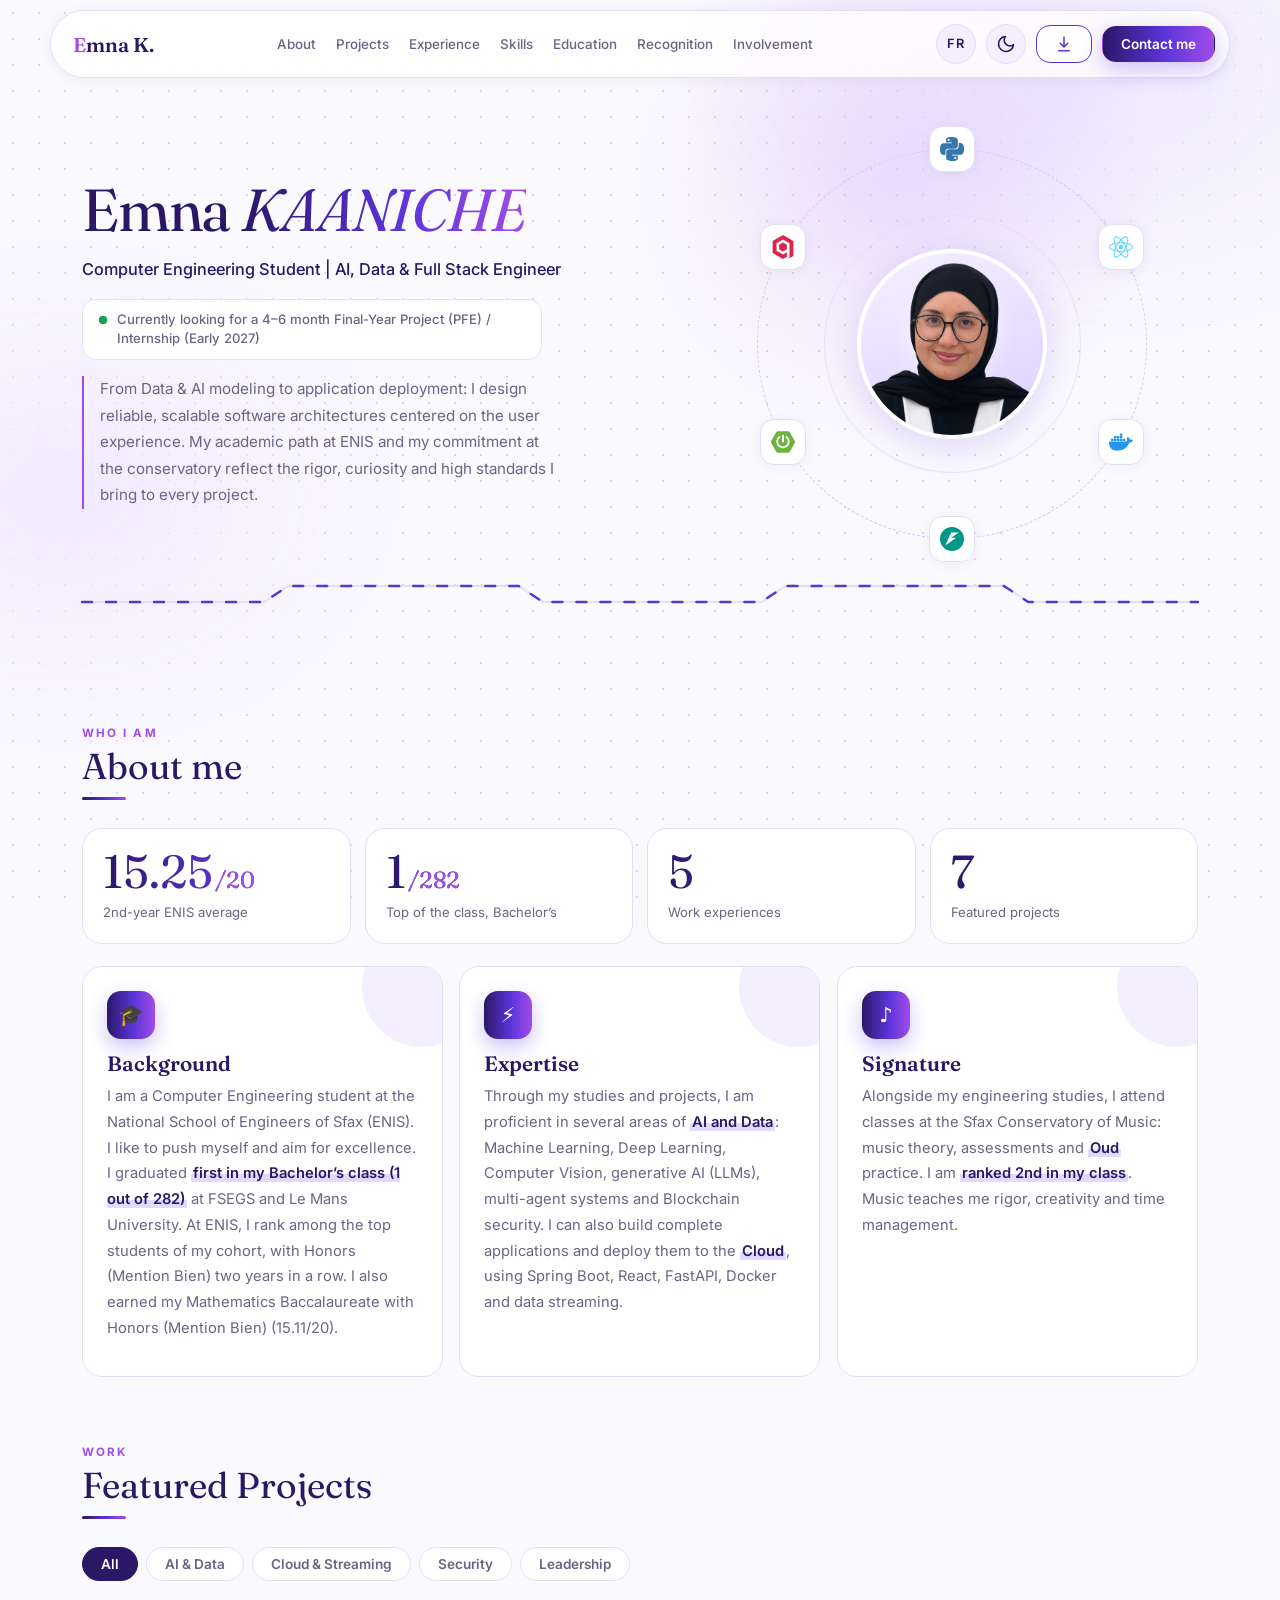
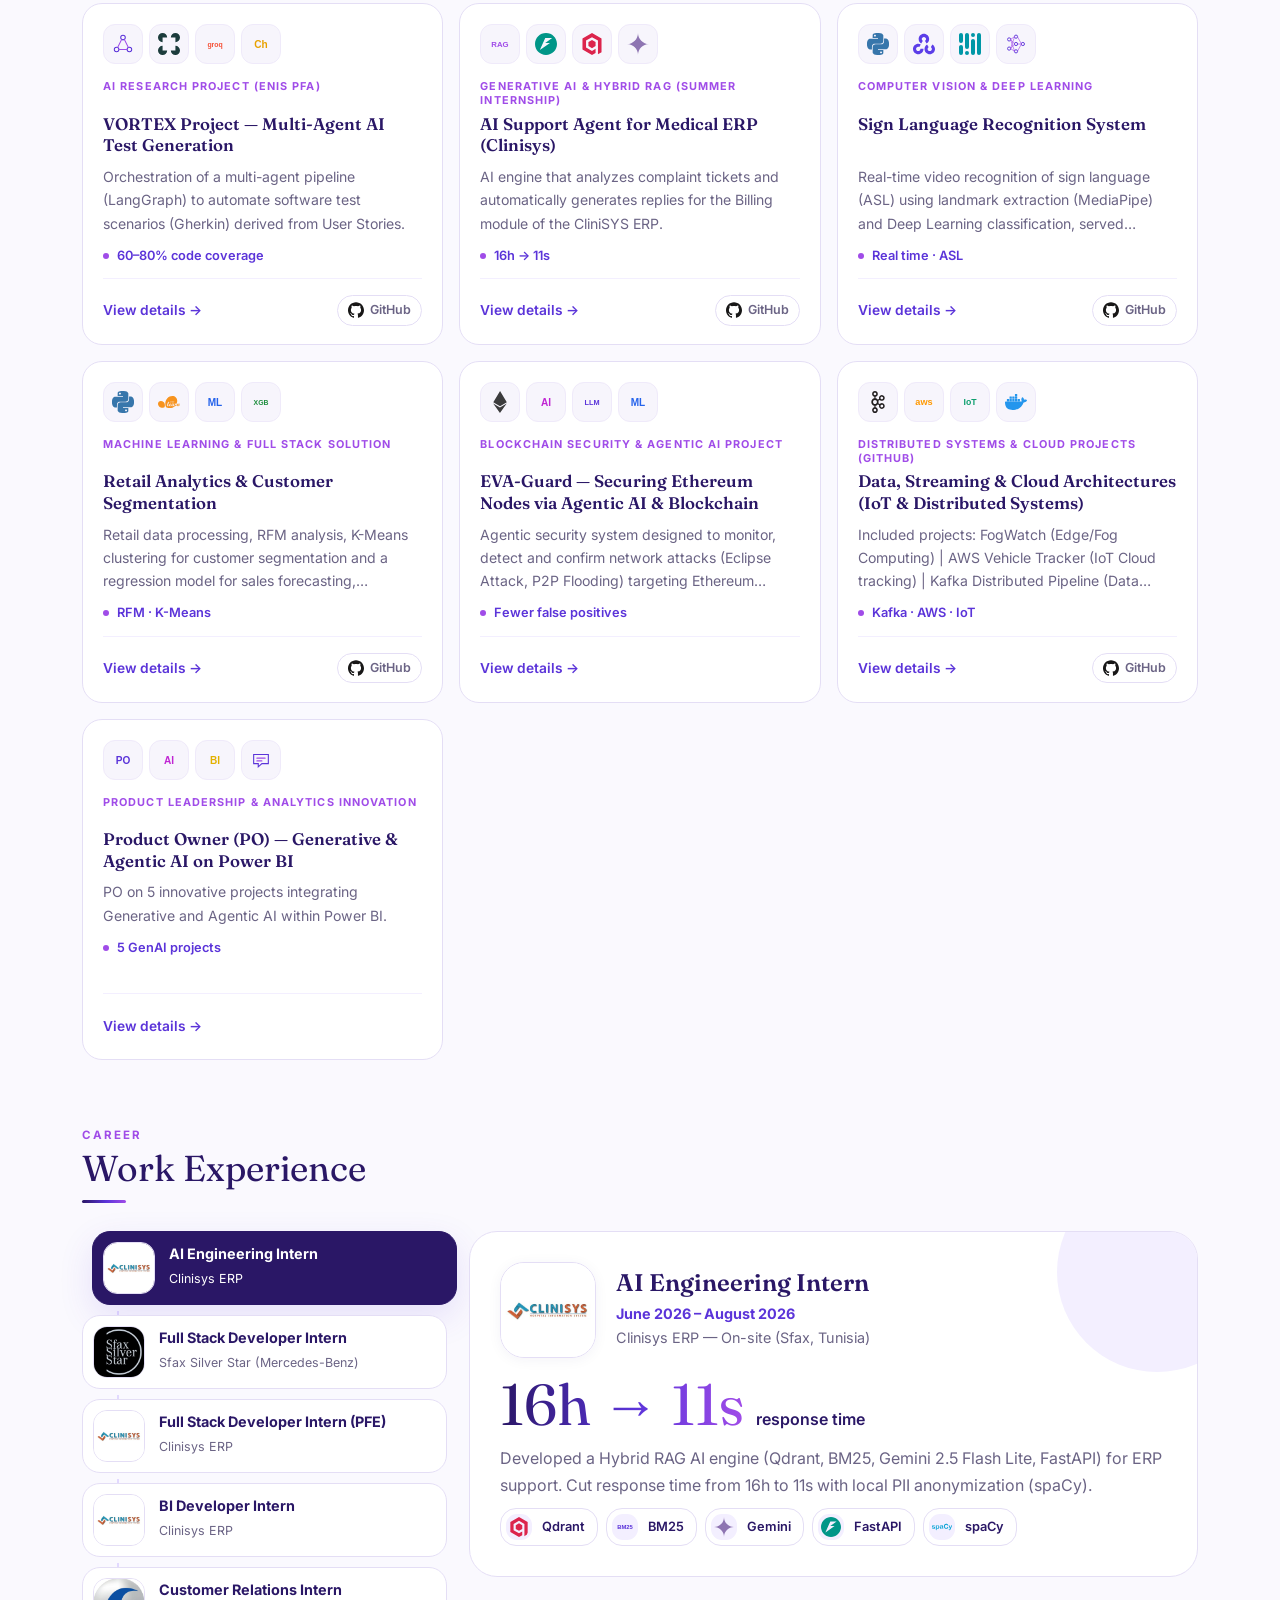
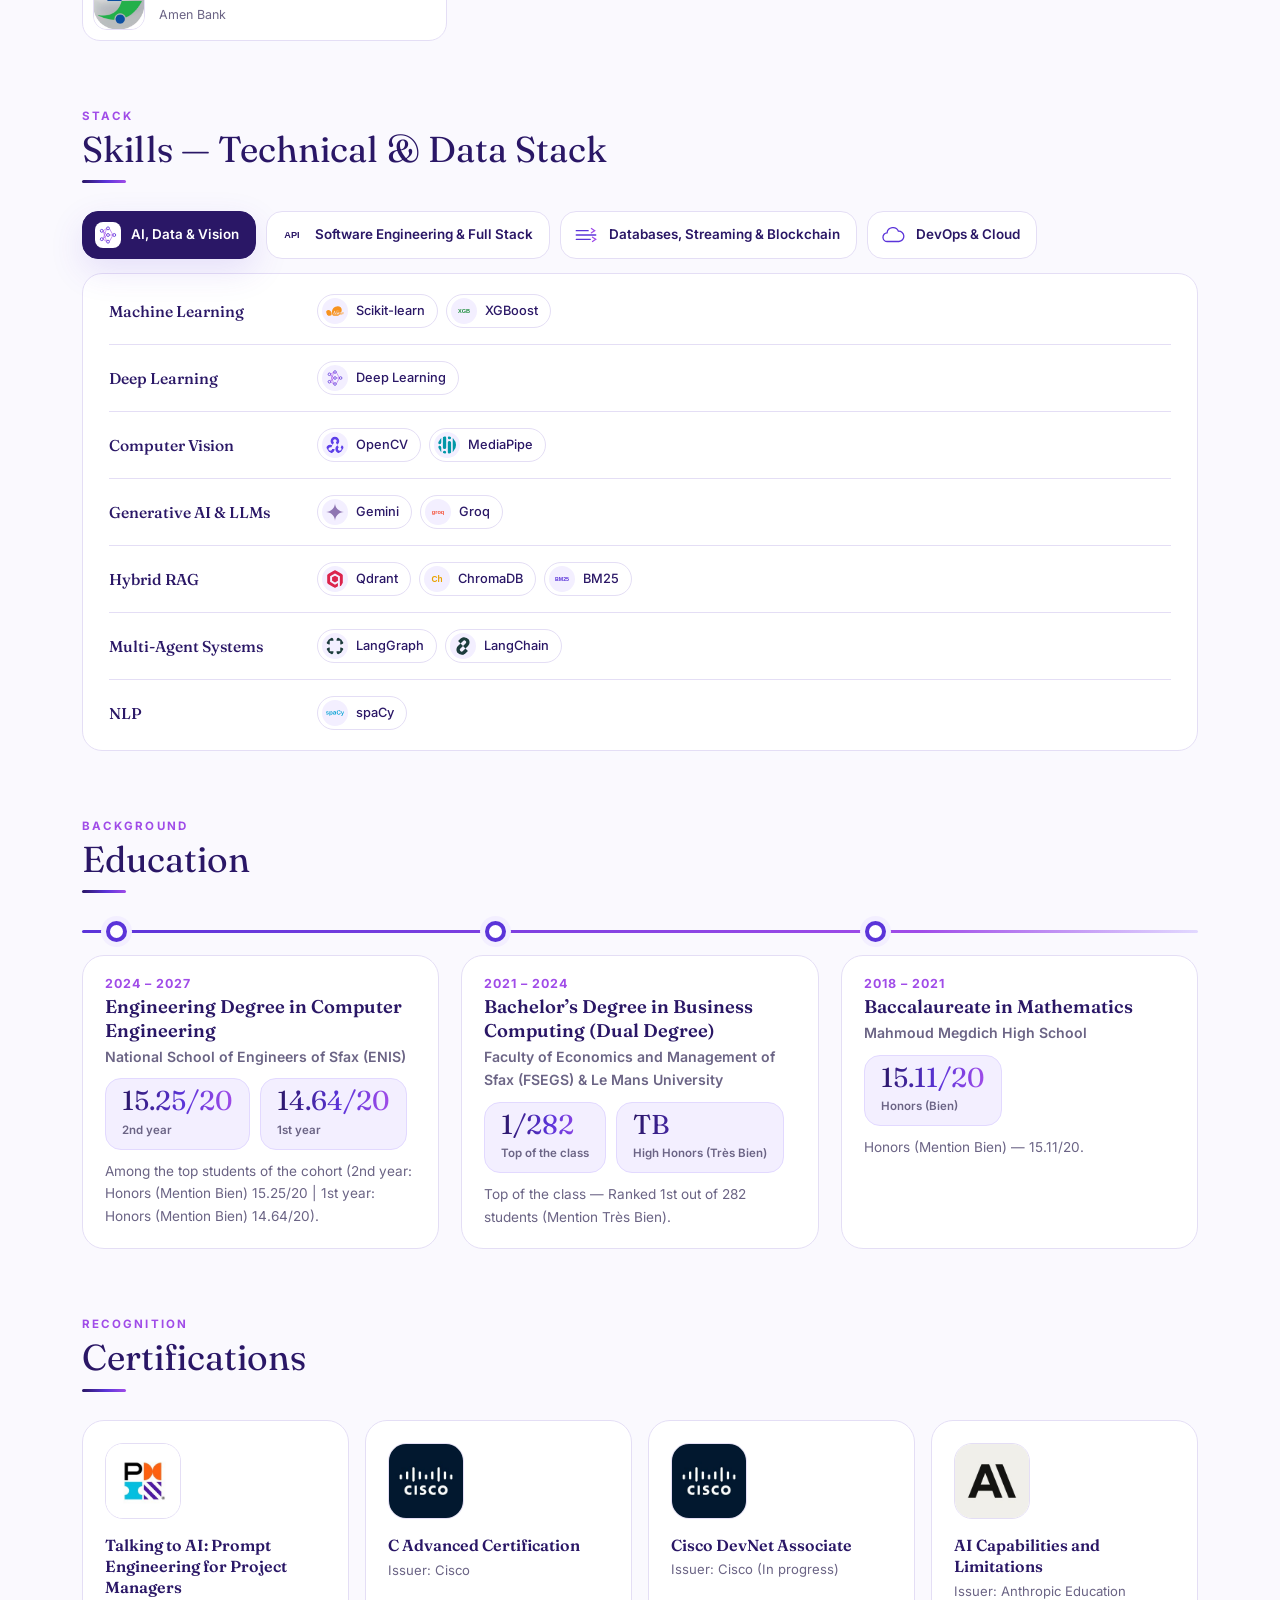
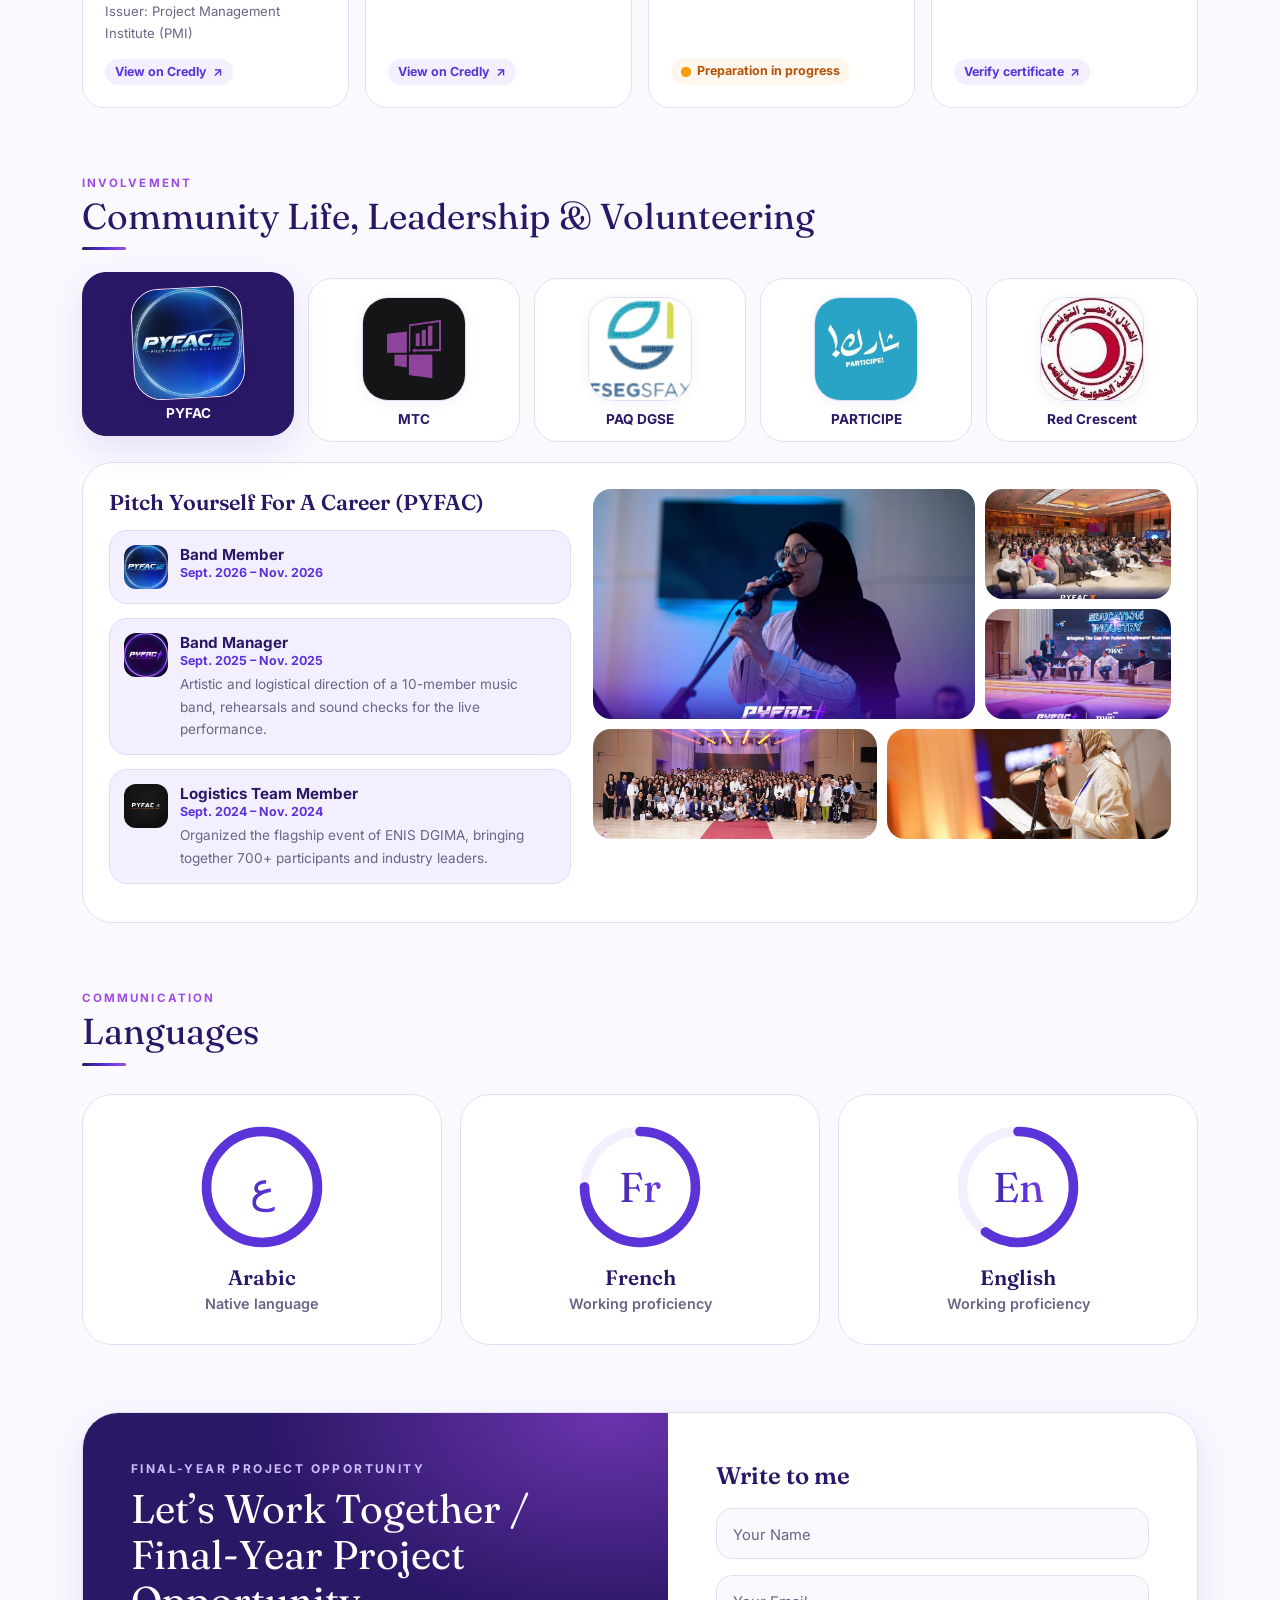
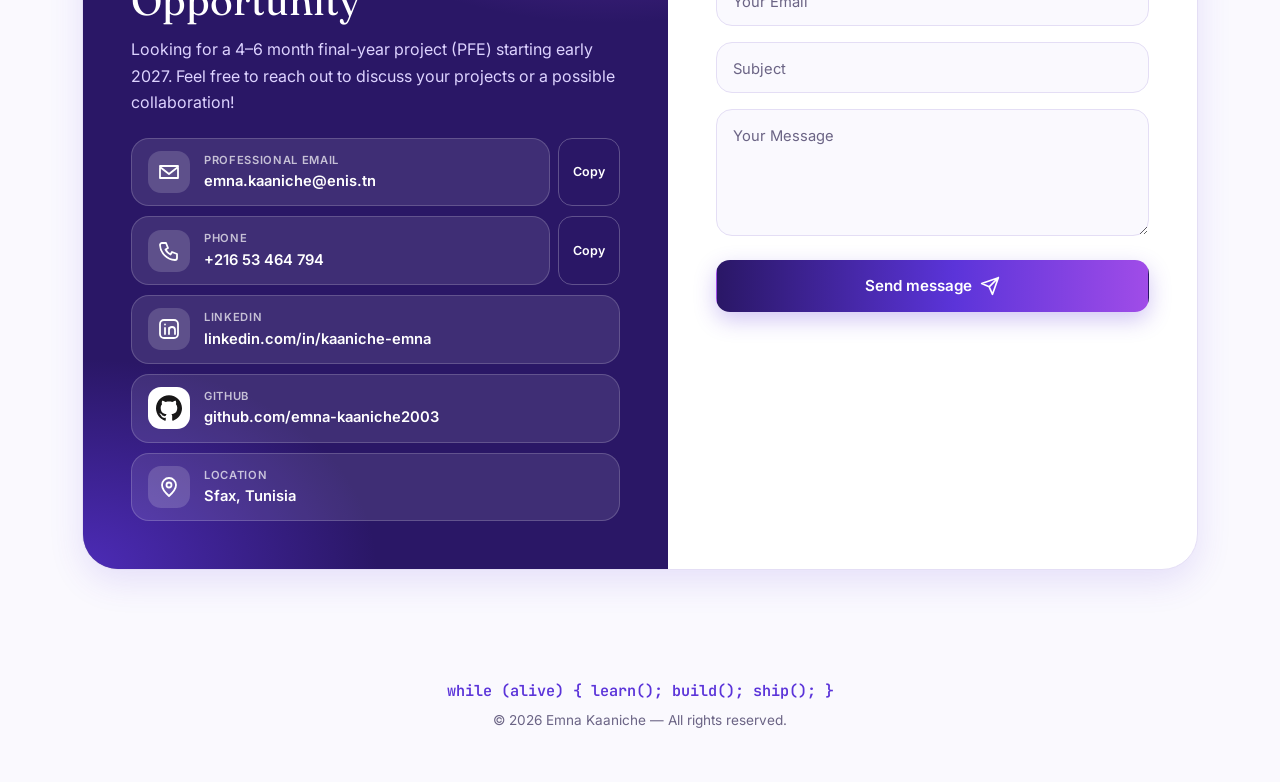
<file: en/index.html>
<!DOCTYPE html>
<html lang="en">
<head>
<meta charset="utf-8"><meta name="viewport" content="width=device-width, initial-scale=1">
<title>Emna Kaaniche — Computer Engineering Student | AI, Data &amp; Full Stack</title>
<meta name="description" content="Portfolio of Emna Kaaniche, computer engineering student at ENIS (AI, Data &amp; Full Stack). Looking for a 4–6 month final-year project (PFE) starting early 2027.">
<link rel="alternate" hreflang="fr" href="https://emna-kaaniche2003.github.io/"><link rel="alternate" hreflang="en" href="https://emna-kaaniche2003.github.io/en/index.html"><link rel="alternate" hreflang="x-default" href="https://emna-kaaniche2003.github.io/"><meta name="theme-color" content="#5B34D9"><meta name="color-scheme" content="light dark">
<script>(function(){var t;try{t=localStorage.getItem("theme")}catch(e){}if(t!=="dark"&&t!=="light")t=matchMedia("(prefers-color-scheme: dark)").matches?"dark":"light";document.documentElement.dataset.theme=t;var m=document.querySelector('meta[name=theme-color]');if(m&&t==="dark")m.content="#0E0A1F"})()</script>
<meta property="og:title" content="Emna Kaaniche — AI, Data &amp; Full Stack Engineer"><meta property="og:description" content="ENIS engineering student — looking for a final-year project (PFE) starting early 2027."><meta property="og:type" content="website"><meta property="og:url" content="https://emna-kaaniche2003.github.io/en/index.html"><meta property="og:image" content="https://emna-kaaniche2003.github.io/img/profile/emna-kaaniche.jpg">
<link rel="preconnect" href="https://fonts.googleapis.com"><link rel="preconnect" href="https://fonts.gstatic.com" crossorigin>
<link href="https://fonts.googleapis.com/css2?family=Fraunces:opsz,wght@9..144,400;9..144,600&amp;family=Inter:wght@400;500;600;700&amp;family=JetBrains+Mono:wght@400;600&amp;display=swap" rel="stylesheet">
<link rel="stylesheet" href="../css/style.css"><script src="../js/script.js" defer></script>
</head>
<body>
<div class="progress" aria-hidden="true"></div><div class="spot" aria-hidden="true"></div>
<a class="skip" href="#contenu-principal">Skip to main content</a>
<header role="banner"><a class="brand" href="#accueil" aria-label="Emna Kaaniche — back to home"><span>E</span>mna K.</a>
<nav aria-label="Main navigation"><ul><li><a href="#a-propos">About</a></li><li><a href="#projets">Projects</a></li><li><a href="#experiences">Experience</a></li><li><a href="#competences">Skills</a></li><li><a href="#formation">Education</a></li><li><a href="#certifications">Recognition</a></li><li><a href="#vie-associative">Involvement</a></li></ul></nav><div class="h-actions"><a class="lang-sw" href="../index.html" hreflang="fr" lang="fr" aria-label="Voir ce site en français" title="Français">FR</a><button type="button" class="theme-btn" aria-label="Dark mode" aria-pressed="false" title="Toggle dark mode"><svg class="i-moon" viewBox="0 0 24 24" fill="none" stroke="currentColor" stroke-width="2" stroke-linecap="round" stroke-linejoin="round" aria-hidden="true"><path d="M21 12.8A9 9 0 1111.2 3a7 7 0 009.8 9.8z"/></svg><svg class="i-sun" viewBox="0 0 24 24" fill="none" stroke="currentColor" stroke-width="2" stroke-linecap="round" stroke-linejoin="round" aria-hidden="true"><circle cx="12" cy="12" r="4"/><path d="M12 2v2M12 20v2M4.9 4.9l1.4 1.4M17.7 17.7l1.4 1.4M2 12h2M20 12h2M4.9 19.1l1.4-1.4M17.7 6.3l1.4-1.4"/></svg></button><a class="btn ghost small cv" href="../assets/cv/emna-kaaniche-cv-en.pdf" download="Emna-Kaaniche-CV-EN.pdf" aria-label="Download Emna Kaaniche’s CV (PDF)"><svg viewBox="0 0 24 24" width="18" height="18" fill="none" stroke="currentColor" stroke-width="2" stroke-linecap="round" stroke-linejoin="round" aria-hidden="true"><path d="M12 3v12M7 11l5 5 5-5M5 21h14"/></svg><span>CV</span></a><a class="btn small hide-m" href="#contact">Contact me</a></div></header>
<main id="contenu-principal">

<section id="accueil" class="hero" aria-labelledby="titre-hero">
 <div class="hero-text">
  <h1 id="titre-hero"><span class="n1">Emna</span> <span class="n2">KAANICHE</span></h1>
  <p class="role">Computer Engineering Student | AI, Data &amp; Full Stack Engineer</p>
  <p class="status" role="status"><span class="pulse" aria-hidden="true"></span>Currently looking for a 4–6 month Final-Year Project (PFE) / Internship (Early 2027)</p>
  <blockquote><p>From Data &amp; AI modeling to application deployment: I design reliable, scalable software architectures centered on the user experience. My academic path at ENIS and my commitment at the conservatory reflect the rigor, curiosity and high standards I bring to every project.</p></blockquote>
 </div>
 <div class="hero-visual">
  <div class="orbit" aria-hidden="true"><ul class="floats"><li class="ft" style="left:50%;top:0%;--k:0"><img src="../icons/python.svg" alt="" width="34" height="34"></li><li class="ft" style="left:93.3%;top:25%;--k:1"><img src="../icons/react.svg" alt="" width="34" height="34"></li><li class="ft" style="left:93.3%;top:75%;--k:2"><img src="../icons/docker.svg" alt="" width="34" height="34"></li><li class="ft" style="left:50%;top:100%;--k:3"><img src="../icons/fastapi.svg" alt="" width="34" height="34"></li><li class="ft" style="left:6.7%;top:75%;--k:4"><img src="../icons/springboot.svg" alt="" width="34" height="34"></li><li class="ft" style="left:6.7%;top:25%;--k:5"><img src="../icons/qdrant.svg" alt="" width="34" height="34"></li></ul></div>
  <figure class="portrait"><img src="../img/profile/emna-cutout.webp" alt="Portrait of Emna Kaaniche, computer engineering student, smiling with glasses" width="500" height="473" fetchpriority="high"></figure>
 </div>
 <svg class="circuit" viewBox="0 0 920 30" preserveAspectRatio="none" aria-hidden="true"><path d="M0 24H150L170 8H360L380 24H560L580 8H760L780 24H920" class="l0"/><path d="M0 24H150L170 8H360L380 24H560L580 8H760L780 24H920" class="l1"/></svg>
</section>

<section id="a-propos" aria-labelledby="t-a-propos"><h2 id="t-a-propos" class="sec-title"><small>Who I am</small>About me</h2>
 <ul class="stats"><li class="reveal"><b><span class="count" data-to="15.25" data-dec="2">15.25</span><i>/20</i></b><span>2nd-year ENIS average</span></li><li class="reveal"><b><span class="count" data-to="1" data-dec="0">1</span><i>/282</i></b><span>Top of the class, Bachelor’s</span></li><li class="reveal"><b><span class="count" data-to="5" data-dec="0">5</span><i></i></b><span>Work experiences</span></li><li class="reveal"><b><span class="count" data-to="7" data-dec="0">7</span><i></i></b><span>Featured projects</span></li></ul><div class="about-grid"><article class="about-card tilt reveal"><span class="ico" aria-hidden="true">🎓</span><h3>Background</h3><p>I am a Computer Engineering student at the National School of Engineers of Sfax (ENIS). I like to push myself and aim for excellence. I graduated <mark>first in my Bachelor’s class (1 out of 282)</mark> at FSEGS and Le Mans University. At ENIS, I rank among the top students of my cohort, with Honors (Mention Bien) two years in a row. I also earned my Mathematics Baccalaureate with Honors (Mention Bien) (15.11/20).</p></article><article class="about-card tilt reveal"><span class="ico" aria-hidden="true">⚡</span><h3>Expertise</h3><p>Through my studies and projects, I am proficient in several areas of <mark>AI and Data</mark>: Machine Learning, Deep Learning, Computer Vision, generative AI (LLMs), multi-agent systems and Blockchain security. I can also build complete applications and deploy them to the <mark>Cloud</mark>, using Spring Boot, React, FastAPI, Docker and data streaming.</p></article><article class="about-card tilt reveal"><span class="ico" aria-hidden="true">♪</span><h3>Signature</h3><p>Alongside my engineering studies, I attend classes at the Sfax Conservatory of Music: music theory, assessments and <mark>Oud</mark> practice. I am <mark>ranked 2nd in my class</mark>. Music teaches me rigor, creativity and time management.</p></article></div></section>

<section id="projets" aria-labelledby="t-projets"><h2 id="t-projets" class="sec-title"><small>Work</small>Featured Projects</h2>
 <div class="filters" role="group" aria-label="Filter projects"><button type="button" data-f="all" aria-pressed="true">All</button><button type="button" data-f="ia" aria-pressed="false">AI &amp; Data</button><button type="button" data-f="cloud" aria-pressed="false">Cloud &amp; Streaming</button><button type="button" data-f="security" aria-pressed="false">Security</button><button type="button" data-f="lead" aria-pressed="false">Leadership</button></div>
 <div class="pgrid"><article class="proj reveal" data-cat="ia" aria-labelledby="p-vortex">
 <div class="proj-top"><ul class="ics" aria-hidden="true"><li><img src="../icons/multiagent.svg" alt="Multi-Agent Systems" width="26" height="26" loading="lazy"></li><li><img src="../icons/langgraph.svg" alt="LangGraph" width="26" height="26" loading="lazy"></li><li><img src="../icons/groq.svg" alt="Groq LLM" width="26" height="26" loading="lazy"></li><li><img src="../icons/chromadb.svg" alt="ChromaDB" width="26" height="26" loading="lazy"></li></ul></div>
 <div class="proj-body"><p class="kind">AI Research Project (ENIS PFA)</p><h3 id="p-vortex">VORTEX Project — Multi-Agent AI Test Generation</h3><p class="desc">Orchestration of a multi-agent pipeline (LangGraph) to automate software test scenarios (Gherkin) derived from User Stories.</p><p class="stack">60–80% code coverage</p></div>
 <div class="proj-actions"><button type="button" class="more">View details <span aria-hidden="true">→</span></button><a class="gh" href="https://github.com/emna-kaaniche2003/Vortex" target="_blank" rel="noopener noreferrer" aria-label="Source code on GitHub (new tab)"><img src="../icons/github.svg" alt="" width="16" height="16">GitHub</a></div>
 <template><h4>Technologies</h4><ul class="tiles big"><li class="tech"><img src="../icons/multiagent.svg" alt="" width="30" height="30" loading="lazy"><span>Multi-Agent Systems</span></li><li class="tech"><img src="../icons/langgraph.svg" alt="" width="30" height="30" loading="lazy"><span>LangGraph</span></li><li class="tech"><img src="../icons/groq.svg" alt="" width="30" height="30" loading="lazy"><span>Groq LLM</span></li><li class="tech"><img src="../icons/chromadb.svg" alt="" width="30" height="30" loading="lazy"><span>ChromaDB</span></li><li class="tech"><img src="../icons/springboot.svg" alt="" width="30" height="30" loading="lazy"><span>Spring Boot</span></li></ul><h4>Description</h4><p>Orchestration of a multi-agent pipeline (LangGraph) to automate software test scenarios (Gherkin) derived from User Stories.</p><p>Reached 60% to 80% code coverage on Spring Boot microservices and co-submitted a research paper to ICAART 2027.</p><p><strong>GitHub link:</strong> <a href="https://github.com/emna-kaaniche2003/Vortex" target="_blank" rel="noopener noreferrer">github.com/emna-kaaniche2003/Vortex</a></p></template></article>
<article class="proj reveal" data-cat="ia" aria-labelledby="p-clinisys">
 <div class="proj-top"><ul class="ics" aria-hidden="true"><li><img src="../icons/rag.svg" alt="Hybrid RAG" width="26" height="26" loading="lazy"></li><li><img src="../icons/fastapi.svg" alt="FastAPI" width="26" height="26" loading="lazy"></li><li><img src="../icons/qdrant.svg" alt="Qdrant" width="26" height="26" loading="lazy"></li><li><img src="../icons/gemini.svg" alt="Gemini 2.5 Flash Lite" width="26" height="26" loading="lazy"></li></ul></div>
 <div class="proj-body"><p class="kind">Generative AI &amp; Hybrid RAG (Summer internship)</p><h3 id="p-clinisys">AI Support Agent for Medical ERP (Clinisys)</h3><p class="desc">AI engine that analyzes complaint tickets and automatically generates replies for the Billing module of the CliniSYS ERP.</p><p class="stack">16h → 11s</p></div>
 <div class="proj-actions"><button type="button" class="more">View details <span aria-hidden="true">→</span></button><a class="gh" href="https://github.com/emna-kaaniche2003/Intelligent-Support-Assistant-using-RAG-LLMs" target="_blank" rel="noopener noreferrer" aria-label="Source code on GitHub (new tab)"><img src="../icons/github.svg" alt="" width="16" height="16">GitHub</a></div>
 <template><h4>Technologies</h4><ul class="tiles big"><li class="tech"><img src="../icons/rag.svg" alt="" width="30" height="30" loading="lazy"><span>Hybrid RAG</span></li><li class="tech"><img src="../icons/fastapi.svg" alt="" width="30" height="30" loading="lazy"><span>FastAPI</span></li><li class="tech"><img src="../icons/qdrant.svg" alt="" width="30" height="30" loading="lazy"><span>Qdrant</span></li><li class="tech"><img src="../icons/gemini.svg" alt="" width="30" height="30" loading="lazy"><span>Gemini 2.5 Flash Lite</span></li><li class="tech"><img src="../icons/spacy.svg" alt="" width="30" height="30" loading="lazy"><span>spaCy</span></li></ul><h4>Description</h4><p>AI engine that analyzes complaint tickets and automatically generates replies for the Billing module of the CliniSYS ERP.</p><p>Response time cut from 16h to 11s through hybrid search (Qdrant + BM25) with Cross-Encoder reranking, local PII anonymization and a Human-in-the-Loop workflow.</p><p><strong>GitHub link:</strong> <a href="https://github.com/emna-kaaniche2003/Intelligent-Support-Assistant-using-RAG-LLMs" target="_blank" rel="noopener noreferrer">github.com/emna-kaaniche2003/Intelligent-Support-Assistant-using-RAG-LLMs</a></p></template></article>
<article class="proj reveal" data-cat="ia" aria-labelledby="p-sign">
 <div class="proj-top"><ul class="ics" aria-hidden="true"><li><img src="../icons/python.svg" alt="Python" width="26" height="26" loading="lazy"></li><li><img src="../icons/opencv.svg" alt="OpenCV" width="26" height="26" loading="lazy"></li><li><img src="../icons/mediapipe.svg" alt="MediaPipe" width="26" height="26" loading="lazy"></li><li><img src="../icons/deeplearning.svg" alt="Deep Learning" width="26" height="26" loading="lazy"></li></ul></div>
 <div class="proj-body"><p class="kind">Computer Vision &amp; Deep Learning</p><h3 id="p-sign">Sign Language Recognition System</h3><p class="desc">Real-time video recognition of sign language (ASL) using landmark extraction (MediaPipe) and Deep Learning classification, served through a FastAPI REST API.</p><p class="stack">Real time · ASL</p></div>
 <div class="proj-actions"><button type="button" class="more">View details <span aria-hidden="true">→</span></button><a class="gh" href="https://github.com/emna-kaaniche2003/Sign-Language-Recognition-System" target="_blank" rel="noopener noreferrer" aria-label="Source code on GitHub (new tab)"><img src="../icons/github.svg" alt="" width="16" height="16">GitHub</a></div>
 <template><h4>Technologies</h4><ul class="tiles big"><li class="tech"><img src="../icons/python.svg" alt="" width="30" height="30" loading="lazy"><span>Python</span></li><li class="tech"><img src="../icons/opencv.svg" alt="" width="30" height="30" loading="lazy"><span>OpenCV</span></li><li class="tech"><img src="../icons/mediapipe.svg" alt="" width="30" height="30" loading="lazy"><span>MediaPipe</span></li><li class="tech"><img src="../icons/deeplearning.svg" alt="" width="30" height="30" loading="lazy"><span>Deep Learning</span></li><li class="tech"><img src="../icons/fastapi.svg" alt="" width="30" height="30" loading="lazy"><span>FastAPI</span></li></ul><h4>Description</h4><p>Real-time video recognition of sign language (ASL) using landmark extraction (MediaPipe) and Deep Learning classification, served through a FastAPI REST API.</p><p><strong>GitHub link:</strong> <a href="https://github.com/emna-kaaniche2003/Sign-Language-Recognition-System" target="_blank" rel="noopener noreferrer">github.com/emna-kaaniche2003/Sign-Language-Recognition-System</a></p></template></article>
<article class="proj reveal" data-cat="ia cloud" aria-labelledby="p-retail">
 <div class="proj-top"><ul class="ics" aria-hidden="true"><li><img src="../icons/python.svg" alt="Python" width="26" height="26" loading="lazy"></li><li><img src="../icons/scikitlearn.svg" alt="Scikit-Learn" width="26" height="26" loading="lazy"></li><li><img src="../icons/ml.svg" alt="K-Means" width="26" height="26" loading="lazy"></li><li><img src="../icons/xgboost.svg" alt="XGBoost" width="26" height="26" loading="lazy"></li></ul></div>
 <div class="proj-body"><p class="kind">Machine Learning &amp; Full Stack Solution</p><h3 id="p-retail">Retail Analytics &amp; Customer Segmentation</h3><p class="desc">Retail data processing, RFM analysis, K-Means clustering for customer segmentation and a regression model for sales forecasting, containerized with Docker.</p><p class="stack">RFM · K-Means</p></div>
 <div class="proj-actions"><button type="button" class="more">View details <span aria-hidden="true">→</span></button><a class="gh" href="https://github.com/emna-kaaniche2003/projet_ml_retail" target="_blank" rel="noopener noreferrer" aria-label="Source code on GitHub (new tab)"><img src="../icons/github.svg" alt="" width="16" height="16">GitHub</a></div>
 <template><h4>Technologies</h4><ul class="tiles big"><li class="tech"><img src="../icons/python.svg" alt="" width="30" height="30" loading="lazy"><span>Python</span></li><li class="tech"><img src="../icons/scikitlearn.svg" alt="" width="30" height="30" loading="lazy"><span>Scikit-Learn</span></li><li class="tech"><img src="../icons/ml.svg" alt="" width="30" height="30" loading="lazy"><span>K-Means</span></li><li class="tech"><img src="../icons/xgboost.svg" alt="" width="30" height="30" loading="lazy"><span>XGBoost</span></li><li class="tech"><img src="../icons/fastapi.svg" alt="" width="30" height="30" loading="lazy"><span>FastAPI</span></li><li class="tech"><img src="../icons/docker.svg" alt="" width="30" height="30" loading="lazy"><span>Docker</span></li></ul><h4>Description</h4><p>Retail data processing, RFM analysis, K-Means clustering for customer segmentation and a regression model for sales forecasting, containerized with Docker.</p><p><strong>GitHub link:</strong> <a href="https://github.com/emna-kaaniche2003/projet_ml_retail" target="_blank" rel="noopener noreferrer">github.com/emna-kaaniche2003/projet_ml_retail</a></p></template></article>
<article class="proj reveal" data-cat="ia security" aria-labelledby="p-eva">
 <div class="proj-top"><ul class="ics" aria-hidden="true"><li><img src="../icons/ethereum.svg" alt="Blockchain (Ethereum)" width="26" height="26" loading="lazy"></li><li><img src="../icons/agent.svg" alt="Agentic AI" width="26" height="26" loading="lazy"></li><li><img src="../icons/llm.svg" alt="LLM / RAG" width="26" height="26" loading="lazy"></li><li><img src="../icons/ml.svg" alt="Machine Learning" width="26" height="26" loading="lazy"></li></ul></div>
 <div class="proj-body"><p class="kind">Blockchain Security &amp; Agentic AI Project</p><h3 id="p-eva">EVA-Guard — Securing Ethereum Nodes via Agentic AI &amp; Blockchain</h3><p class="desc">Agentic security system designed to monitor, detect and confirm network attacks (Eclipse Attack, P2P Flooding) targeting Ethereum nodes.</p><p class="stack">Fewer false positives</p></div>
 <div class="proj-actions"><button type="button" class="more">View details <span aria-hidden="true">→</span></button></div>
 <template><h4>Technologies</h4><ul class="tiles big"><li class="tech"><img src="../icons/ethereum.svg" alt="" width="30" height="30" loading="lazy"><span>Blockchain (Ethereum)</span></li><li class="tech"><img src="../icons/agent.svg" alt="" width="30" height="30" loading="lazy"><span>Agentic AI</span></li><li class="tech"><img src="../icons/llm.svg" alt="" width="30" height="30" loading="lazy"><span>LLM / RAG</span></li><li class="tech"><img src="../icons/ml.svg" alt="" width="30" height="30" loading="lazy"><span>Machine Learning</span></li><li class="tech"><img src="../icons/stream.svg" alt="" width="30" height="30" loading="lazy"><span>Multi-Source Correlation</span></li></ul><h4>Description</h4><p>Agentic security system designed to monitor, detect and confirm network attacks (Eclipse Attack, P2P Flooding) targeting Ethereum nodes.</p><p>Decoupled architecture separating the hypothesis (ML detection + LLM/RAG explanation) from formal confirmation based on a bundle of multi-source observable evidence (P2P, system, RPC) to drastically reduce false positives.</p></template></article>
<article class="proj reveal" data-cat="cloud" aria-labelledby="p-cloud">
 <div class="proj-top"><ul class="ics" aria-hidden="true"><li><img src="../icons/kafka.svg" alt="Apache Kafka" width="26" height="26" loading="lazy"></li><li><img src="../icons/aws.svg" alt="AWS Cloud" width="26" height="26" loading="lazy"></li><li><img src="../icons/iot.svg" alt="IoT / Edge" width="26" height="26" loading="lazy"></li><li><img src="../icons/docker.svg" alt="Docker" width="26" height="26" loading="lazy"></li></ul></div>
 <div class="proj-body"><p class="kind">Distributed Systems &amp; Cloud Projects (GitHub)</p><h3 id="p-cloud">Data, Streaming &amp; Cloud Architectures (IoT &amp; Distributed Systems)</h3><p class="desc">Included projects: FogWatch (Edge/Fog Computing) | AWS Vehicle Tracker (IoT Cloud tracking) | Kafka Distributed Pipeline (Data Streaming)</p><p class="stack">Kafka · AWS · IoT</p></div>
 <div class="proj-actions"><button type="button" class="more">View details <span aria-hidden="true">→</span></button><a class="gh" href="https://github.com/emna-kaaniche2003/AWS_Vehicle_Tracker" target="_blank" rel="noopener noreferrer" aria-label="AWS Vehicle Tracker on GitHub (new tab)"><img src="../icons/github.svg" alt="" width="16" height="16">GitHub</a></div>
 <template><h4>Technologies</h4><ul class="tiles big"><li class="tech"><img src="../icons/kafka.svg" alt="" width="30" height="30" loading="lazy"><span>Apache Kafka</span></li><li class="tech"><img src="../icons/aws.svg" alt="" width="30" height="30" loading="lazy"><span>AWS Cloud</span></li><li class="tech"><img src="../icons/iot.svg" alt="" width="30" height="30" loading="lazy"><span>IoT / Edge</span></li><li class="tech"><img src="../icons/docker.svg" alt="" width="30" height="30" loading="lazy"><span>Docker</span></li></ul><h4>Included projects</h4><ul class="incl"><li>FogWatch (Edge/Fog Computing)</li><li>AWS Vehicle Tracker (IoT Cloud tracking)</li><li>Kafka Distributed Pipeline (Data Streaming)</li></ul><p><strong>GitHub link (AWS Vehicle Tracker):</strong> <a href="https://github.com/emna-kaaniche2003/AWS_Vehicle_Tracker" target="_blank" rel="noopener noreferrer">github.com/emna-kaaniche2003/AWS_Vehicle_Tracker</a></p></template></article>
<article class="proj reveal" data-cat="lead" aria-labelledby="p-po">
 <div class="proj-top"><ul class="ics" aria-hidden="true"><li><img src="../icons/po.svg" alt="Product Owner" width="26" height="26" loading="lazy"></li><li><img src="../icons/agent.svg" alt="GenAI Agents" width="26" height="26" loading="lazy"></li><li><img src="../icons/powerbi.svg" alt="Power BI" width="26" height="26" loading="lazy"></li><li><img src="../icons/nlp.svg" alt="Conversational Analytics" width="26" height="26" loading="lazy"></li></ul></div>
 <div class="proj-body"><p class="kind">Product Leadership &amp; Analytics Innovation</p><h3 id="p-po">Product Owner (PO) — Generative &amp; Agentic AI on Power BI</h3><p class="desc">PO on 5 innovative projects integrating Generative and Agentic AI within Power BI.</p><p class="stack">5 GenAI projects</p></div>
 <div class="proj-actions"><button type="button" class="more">View details <span aria-hidden="true">→</span></button></div>
 <template><h4>Technologies</h4><ul class="tiles big"><li class="tech"><img src="../icons/po.svg" alt="" width="30" height="30" loading="lazy"><span>Product Owner</span></li><li class="tech"><img src="../icons/agent.svg" alt="" width="30" height="30" loading="lazy"><span>GenAI Agents</span></li><li class="tech"><img src="../icons/powerbi.svg" alt="" width="30" height="30" loading="lazy"><span>Power BI</span></li><li class="tech"><img src="../icons/nlp.svg" alt="" width="30" height="30" loading="lazy"><span>Conversational Analytics</span></li></ul><h4>Description</h4><p>PO on 5 innovative projects integrating Generative and Agentic AI within Power BI.</p><p>Requirements scoping, product roadmap definition and design of intelligent conversational agents to turn traditional BI reporting into an interactive decision-making experience.</p></template></article></div></section>

<section id="experiences" aria-labelledby="t-experiences"><h2 id="t-experiences" class="sec-title"><small>Career</small>Work Experience</h2>
 <div class="xp"><div class="xp-list" role="tablist" aria-orientation="vertical" aria-label="Experience"><button type="button" role="tab" id="xt0" aria-controls="xp0" aria-selected="true" tabindex="0"><img src="../img/logo/clinisys.jpg" alt="" width="48" height="48"><span><b>AI Engineering Intern</b><small>Clinisys ERP</small></span></button><button type="button" role="tab" id="xt1" aria-controls="xp1" aria-selected="false" tabindex="-1"><img src="../img/logo/star_silver.jpg" alt="" width="48" height="48"><span><b>Full Stack Developer Intern</b><small>Sfax Silver Star (Mercedes-Benz)</small></span></button><button type="button" role="tab" id="xt2" aria-controls="xp2" aria-selected="false" tabindex="-1"><img src="../img/logo/clinisys.jpg" alt="" width="48" height="48"><span><b>Full Stack Developer Intern (PFE)</b><small>Clinisys ERP</small></span></button><button type="button" role="tab" id="xt3" aria-controls="xp3" aria-selected="false" tabindex="-1"><img src="../img/logo/clinisys.jpg" alt="" width="48" height="48"><span><b>BI Developer Intern</b><small>Clinisys ERP</small></span></button><button type="button" role="tab" id="xt4" aria-controls="xp4" aria-selected="false" tabindex="-1"><img src="../img/logo/amen.jpg" alt="" width="48" height="48"><span><b>Customer Relations Intern</b><small>Amen Bank</small></span></button></div><div class="xp-panels"><article role="tabpanel" id="xp0" aria-labelledby="xt0" >
 <header><img class="logo-lg" src="../img/logo/clinisys.jpg" alt="Clinisys ERP logo" width="96" height="96"><div><h3>AI Engineering Intern</h3><p class="when"><time datetime="2026-06">June 2026</time> – <time datetime="2026-08">August 2026</time></p><p class="org">Clinisys ERP — On-site (Sfax, Tunisia)</p></div></header>
 <div class="metric"><strong>16h → 11s</strong><span>response time</span></div><p>Developed a Hybrid RAG AI engine (Qdrant, BM25, Gemini 2.5 Flash Lite, FastAPI) for ERP support. Cut response time from 16h to 11s with local PII anonymization (spaCy).</p><ul class="chips"><li class="tech chip"><img src="../icons/qdrant.svg" alt="" width="30" height="30" loading="lazy"><span>Qdrant</span></li><li class="tech chip"><img src="../icons/bm25.svg" alt="" width="30" height="30" loading="lazy"><span>BM25</span></li><li class="tech chip"><img src="../icons/gemini.svg" alt="" width="30" height="30" loading="lazy"><span>Gemini</span></li><li class="tech chip"><img src="../icons/fastapi.svg" alt="" width="30" height="30" loading="lazy"><span>FastAPI</span></li><li class="tech chip"><img src="../icons/spacy.svg" alt="" width="30" height="30" loading="lazy"><span>spaCy</span></li></ul></article><article role="tabpanel" id="xp1" aria-labelledby="xt1" hidden>
 <header><img class="logo-lg" src="../img/logo/star_silver.jpg" alt="Sfax Silver Star logo" width="96" height="96"><div><h3>Full Stack Developer Intern</h3><p class="when"><time datetime="2025-07">July 2025</time> (1 month)</p><p class="org">Sfax Silver Star (Mercedes-Benz) — On-site (Sfax, Tunisia)</p></div></header>
 <div class="metric"><strong>~30%</strong><span>less loading time</span></div><p>UI/UX redesign of the Flutter mobile app for spare-parts management. Optimized the Spring Boot backend and improved loading time by ~30%.</p><ul class="chips"><li class="tech chip"><img src="../icons/flutter.svg" alt="" width="30" height="30" loading="lazy"><span>Flutter</span></li><li class="tech chip"><img src="../icons/springboot.svg" alt="" width="30" height="30" loading="lazy"><span>Spring Boot</span></li></ul></article><article role="tabpanel" id="xp2" aria-labelledby="xt2" hidden>
 <header><img class="logo-lg" src="../img/logo/clinisys.jpg" alt="Clinisys ERP logo" width="96" height="96"><div><h3>Full Stack Developer Intern (PFE)</h3><p class="when"><time datetime="2024-02">February 2024</time> – <time datetime="2024-05">May 2024</time> (4 months)</p><p class="org">Clinisys ERP — On-site (Sfax, Tunisia)</p></div></header>
 <div class="metric"><strong>÷ 2</strong><span>response time</span></div><p>Migrated the HR leave module from SOAP to RESTful (Spring Boot 3, React, Redis, Swagger), halving response time.</p><ul class="chips"><li class="tech chip"><img src="../icons/springboot.svg" alt="" width="30" height="30" loading="lazy"><span>Spring Boot 3</span></li><li class="tech chip"><img src="../icons/react.svg" alt="" width="30" height="30" loading="lazy"><span>React</span></li><li class="tech chip"><img src="../icons/redis.svg" alt="" width="30" height="30" loading="lazy"><span>Redis</span></li><li class="tech chip"><img src="../icons/swagger.svg" alt="" width="30" height="30" loading="lazy"><span>Swagger</span></li></ul></article><article role="tabpanel" id="xp3" aria-labelledby="xt3" hidden>
 <header><img class="logo-lg" src="../img/logo/clinisys.jpg" alt="Clinisys ERP logo" width="96" height="96"><div><h3>BI Developer Intern</h3><p class="when"><time datetime="2023-06">June 2023</time> – <time datetime="2023-08">August 2023</time> (3 months)</p><p class="org">Clinisys ERP — Hybrid (Sfax, Tunisia)</p></div></header>
 <div class="metric"><strong>25%</strong><span>faster report loading</span></div><p>Clinical analytics mobile application (Power BI &amp; DAX), with a 25% gain in report loading time.</p><ul class="chips"><li class="tech chip"><img src="../icons/powerbi.svg" alt="" width="30" height="30" loading="lazy"><span>Power BI</span></li></ul></article><article role="tabpanel" id="xp4" aria-labelledby="xt4" hidden>
 <header><img class="logo-lg" src="../img/logo/amen.jpg" alt="Amen Bank logo" width="96" height="96"><div><h3>Customer Relations Intern</h3><p class="when"><time datetime="2022-08">August 2022</time> (1 month)</p><p class="org">Amen Bank — On-site (Sfax, Tunisia)</p></div></header>
 <div class="metric"><strong>Front-office</strong><span>banking operations</span></div><p>Handled front-office banking operations, loan processing and financial documents.</p></article></div></div></section>

<section id="competences" aria-labelledby="t-competences"><h2 id="t-competences" class="sec-title"><small>Stack</small>Skills — Technical &amp; Data Stack</h2>
 <div class="sk"><div class="sk-tabs" role="tablist" aria-label="Skill areas"><button type="button" role="tab" id="st-ia" aria-controls="sp-ia" aria-selected="true" tabindex="0"><img src="../icons/deeplearning.svg" alt="" width="34" height="34"><span>AI, Data &amp; Vision</span></button><button type="button" role="tab" id="st-dev" aria-controls="sp-dev" aria-selected="false" tabindex="-1"><img src="../icons/rest.svg" alt="" width="34" height="34"><span>Software Engineering &amp; Full Stack</span></button><button type="button" role="tab" id="st-data" aria-controls="sp-data" aria-selected="false" tabindex="-1"><img src="../icons/stream.svg" alt="" width="34" height="34"><span>Databases, Streaming &amp; Blockchain</span></button><button type="button" role="tab" id="st-ops" aria-controls="sp-ops" aria-selected="false" tabindex="-1"><img src="../icons/cloud.svg" alt="" width="34" height="34"><span>DevOps &amp; Cloud</span></button></div><div class="sk-panels"><article role="tabpanel" id="sp-ia" aria-labelledby="st-ia" ><h3 class="sr">AI, Data &amp; Vision</h3><div class="doms"><div class="dom"><h4>Machine Learning</h4><ul class="tiles"><li class="tech"><img src="../icons/scikitlearn.svg" alt="" width="30" height="30" loading="lazy"><span>Scikit-learn</span></li><li class="tech"><img src="../icons/xgboost.svg" alt="" width="30" height="30" loading="lazy"><span>XGBoost</span></li></ul></div><div class="dom"><h4>Deep Learning</h4><ul class="tiles"><li class="tech"><img src="../icons/deeplearning.svg" alt="" width="30" height="30" loading="lazy"><span>Deep Learning</span></li></ul></div><div class="dom"><h4>Computer Vision</h4><ul class="tiles"><li class="tech"><img src="../icons/opencv.svg" alt="" width="30" height="30" loading="lazy"><span>OpenCV</span></li><li class="tech"><img src="../icons/mediapipe.svg" alt="" width="30" height="30" loading="lazy"><span>MediaPipe</span></li></ul></div><div class="dom"><h4>Generative AI &amp; LLMs</h4><ul class="tiles"><li class="tech"><img src="../icons/gemini.svg" alt="" width="30" height="30" loading="lazy"><span>Gemini</span></li><li class="tech"><img src="../icons/groq.svg" alt="" width="30" height="30" loading="lazy"><span>Groq</span></li></ul></div><div class="dom"><h4>Hybrid RAG</h4><ul class="tiles"><li class="tech"><img src="../icons/qdrant.svg" alt="" width="30" height="30" loading="lazy"><span>Qdrant</span></li><li class="tech"><img src="../icons/chromadb.svg" alt="" width="30" height="30" loading="lazy"><span>ChromaDB</span></li><li class="tech"><img src="../icons/bm25.svg" alt="" width="30" height="30" loading="lazy"><span>BM25</span></li></ul></div><div class="dom"><h4>Multi-Agent Systems</h4><ul class="tiles"><li class="tech"><img src="../icons/langgraph.svg" alt="" width="30" height="30" loading="lazy"><span>LangGraph</span></li><li class="tech"><img src="../icons/langchain.svg" alt="" width="30" height="30" loading="lazy"><span>LangChain</span></li></ul></div><div class="dom"><h4>NLP</h4><ul class="tiles"><li class="tech"><img src="../icons/spacy.svg" alt="" width="30" height="30" loading="lazy"><span>spaCy</span></li></ul></div></div></article><article role="tabpanel" id="sp-dev" aria-labelledby="st-dev" hidden><h3 class="sr">Software Engineering &amp; Full Stack</h3><div class="doms"><div class="dom"><h4>Languages</h4><ul class="tiles"><li class="tech"><img src="../icons/python.svg" alt="" width="30" height="30" loading="lazy"><span>Python</span></li><li class="tech"><img src="../icons/java.svg" alt="" width="30" height="30" loading="lazy"><span>Java</span></li><li class="tech"><img src="../icons/dart.svg" alt="" width="30" height="30" loading="lazy"><span>Dart</span></li><li class="tech"><img src="../icons/javascript.svg" alt="" width="30" height="30" loading="lazy"><span>JavaScript</span></li></ul></div><div class="dom"><h4>Frameworks</h4><ul class="tiles"><li class="tech"><img src="../icons/springboot.svg" alt="" width="30" height="30" loading="lazy"><span>Spring Boot</span></li><li class="tech"><img src="../icons/fastapi.svg" alt="" width="30" height="30" loading="lazy"><span>FastAPI</span></li><li class="tech"><img src="../icons/react.svg" alt="" width="30" height="30" loading="lazy"><span>React</span></li><li class="tech"><img src="../icons/flutter.svg" alt="" width="30" height="30" loading="lazy"><span>Flutter</span></li></ul></div><div class="dom"><h4>Architecture &amp; APIs</h4><ul class="tiles"><li class="tech"><img src="../icons/micro.svg" alt="" width="30" height="30" loading="lazy"><span>Microservices Architecture</span></li><li class="tech"><img src="../icons/rest.svg" alt="" width="30" height="30" loading="lazy"><span>RESTful APIs</span></li><li class="tech"><img src="../icons/soap.svg" alt="" width="30" height="30" loading="lazy"><span>SOAP</span></li><li class="tech"><img src="../icons/swagger.svg" alt="" width="30" height="30" loading="lazy"><span>Swagger</span></li></ul></div></div></article><article role="tabpanel" id="sp-data" aria-labelledby="st-data" hidden><h3 class="sr">Databases, Streaming &amp; Blockchain</h3><div class="doms"><div class="dom"><h4>Vector DBs</h4><ul class="tiles"><li class="tech"><img src="../icons/qdrant.svg" alt="" width="30" height="30" loading="lazy"><span>Qdrant</span></li><li class="tech"><img src="../icons/chromadb.svg" alt="" width="30" height="30" loading="lazy"><span>ChromaDB</span></li></ul></div><div class="dom"><h4>Relational &amp; NoSQL Databases</h4><ul class="tiles"><li class="tech"><img src="../icons/postgresql.svg" alt="" width="30" height="30" loading="lazy"><span>PostgreSQL</span></li><li class="tech"><img src="../icons/mysql.svg" alt="" width="30" height="30" loading="lazy"><span>MySQL</span></li><li class="tech"><img src="../icons/oracle.svg" alt="" width="30" height="30" loading="lazy"><span>Oracle SQL Developer</span></li><li class="tech"><img src="../icons/redis.svg" alt="" width="30" height="30" loading="lazy"><span>Redis (Caching)</span></li></ul></div><div class="dom"><h4>Streaming &amp; Blockchain</h4><ul class="tiles"><li class="tech"><img src="../icons/kafka.svg" alt="" width="30" height="30" loading="lazy"><span>Apache Kafka</span></li><li class="tech"><img src="../icons/ethereum.svg" alt="" width="30" height="30" loading="lazy"><span>Ethereum (P2P, RPC, Nodes)</span></li></ul></div></div></article><article role="tabpanel" id="sp-ops" aria-labelledby="st-ops" hidden><h3 class="sr">DevOps &amp; Cloud</h3><div class="doms"><div class="dom"><h4>DevOps &amp; Cloud</h4><ul class="tiles"><li class="tech"><img src="../icons/aws.svg" alt="" width="30" height="30" loading="lazy"><span>AWS</span></li><li class="tech"><img src="../icons/docker.svg" alt="" width="30" height="30" loading="lazy"><span>Docker</span></li><li class="tech"><img src="../icons/git.svg" alt="" width="30" height="30" loading="lazy"><span>Git</span></li><li class="tech"><img src="../icons/github.svg" alt="" width="30" height="30" loading="lazy"><span>GitHub</span></li></ul></div><div class="dom"><h4>Unit Testing</h4><ul class="tiles"><li class="tech"><img src="../icons/junit.svg" alt="" width="30" height="30" loading="lazy"><span>JUnit</span></li><li class="tech"><img src="../icons/cucumber.svg" alt="" width="30" height="30" loading="lazy"><span>Cucumber</span></li></ul></div></div></article></div></div></section>

<section id="formation" aria-labelledby="t-formation"><h2 id="t-formation" class="sec-title"><small>Background</small>Education</h2><ol class="timeline"><li class="tl-item  reveal"><span class="dot" aria-hidden="true"></span><article><p class="yrs"><time datetime="2024">2024</time> – <time datetime="2027">2027</time></p><h3>Engineering Degree in Computer Engineering</h3><p class="school">National School of Engineers of Sfax (ENIS)</p><ul class="bignums" aria-hidden="true"><li><b>15.25/20</b><span>2nd year</span></li><li><b>14.64/20</b><span>1st year</span></li></ul><p>Among the top students of the cohort (2nd year: Honors (Mention Bien) 15.25/20 | 1st year: Honors (Mention Bien) 14.64/20).</p></article></li><li class="tl-item  reveal"><span class="dot" aria-hidden="true"></span><article><p class="yrs"><time datetime="2021">2021</time> – <time datetime="2024">2024</time></p><h3>Bachelor’s Degree in Business Computing (Dual Degree)</h3><p class="school">Faculty of Economics and Management of Sfax (FSEGS) &amp; Le Mans University</p><ul class="bignums" aria-hidden="true"><li><b>1/282</b><span>Top of the class</span></li><li><b>TB</b><span>High Honors (Très Bien)</span></li></ul><p>Top of the class — Ranked 1st out of 282 students (Mention Très Bien).</p></article></li><li class="tl-item  reveal"><span class="dot" aria-hidden="true"></span><article><p class="yrs"><time datetime="2018">2018</time> – <time datetime="2021">2021</time></p><h3>Baccalaureate in Mathematics</h3><p class="school">Mahmoud Megdich High School</p><ul class="bignums" aria-hidden="true"><li><b>15.11/20</b><span>Honors (Bien)</span></li></ul><p>Honors (Mention Bien) — 15.11/20.</p></article></li></ol></section>

<section id="certifications" aria-labelledby="t-certifications"><h2 id="t-certifications" class="sec-title"><small>Recognition</small>Certifications</h2><ul class="certs"><li class="reveal"><a class="cert tilt" href="#certifications" aria-label="Talking to AI: Prompt Engineering for Project Managers — Project Management Institute (PMI) : open certificate"><img src="../img/certs/pmi.jpg" alt="Project Management Institute logo" width="64" height="64"><div><h3>Talking to AI: Prompt Engineering for Project Managers</h3><p class="org">Issuer: Project Management Institute (PMI)</p><p class="verify">View on Credly <span aria-hidden="true">↗</span></p></div></a></li><li class="reveal"><a class="cert tilt" href="#certifications" aria-label="C Advanced Certification — Cisco : open certificate"><img src="../img/certs/cisco.jpg" alt="Cisco logo" width="64" height="64"><div><h3>C Advanced Certification</h3><p class="org">Issuer: Cisco</p><p class="verify">View on Credly <span aria-hidden="true">↗</span></p></div></a></li><li class="reveal"><div class="cert wip"><img src="../img/certs/cisco.jpg" alt="Cisco logo" width="64" height="64"><div><h3>Cisco DevNet Associate</h3><p class="org">Issuer: Cisco (In progress)</p><p class="verify wip"><span class="pulse"></span>Preparation in progress</p></div></div></li><li class="reveal"><a class="cert tilt" href="https://verify.skilljar.com/c/fpfmepna4hzj" target="_blank" rel="noopener noreferrer" aria-label="AI Capabilities and Limitations — Anthropic Education: open le certificat"><img src="../img/certs/anthropic.jpg" alt="Anthropic Education logo" width="64" height="64"><div><h3>AI Capabilities and Limitations</h3><p class="org">Issuer: Anthropic Education</p><p class="verify">Verify certificate <span aria-hidden="true">↗</span></p></div></a></li></ul></section>

<section id="vie-associative" aria-labelledby="t-vie-associative"><h2 id="t-vie-associative" class="sec-title"><small>Involvement</small>Community Life, Leadership &amp; Volunteering</h2>
 <div class="as"><div class="as-tabs" role="tablist" aria-label="Organizations"><button type="button" role="tab" id="at-pyfac" aria-controls="ap-pyfac" aria-selected="true" tabindex="0"><img src="../img/logo/pyfac12.jpg" alt="PYFAC logo" width="96" height="96"><b>PYFAC</b></button><button type="button" role="tab" id="at-mtc" aria-controls="ap-mtc" aria-selected="false" tabindex="-1"><img src="../img/logo/mtc.jpg" alt="MTC logo" width="96" height="96"><b>MTC</b></button><button type="button" role="tab" id="at-paq" aria-controls="ap-paq" aria-selected="false" tabindex="-1"><img src="../img/logo/paq_fsegs.jpg" alt="PAQ DGSE logo" width="96" height="96"><b>PAQ DGSE</b></button><button type="button" role="tab" id="at-hbs" aria-controls="ap-hbs" aria-selected="false" tabindex="-1"><img src="../img/logo/participe.jpg" alt="PARTICIPE logo" width="96" height="96"><b>PARTICIPE</b></button><button type="button" role="tab" id="at-cr" aria-controls="ap-cr" aria-selected="false" tabindex="-1"><img src="../img/logo/croissant_rouge.jpg" alt="Red Crescent logo" width="96" height="96"><b>Red Crescent</b></button></div><div class="as-panels"><article role="tabpanel" id="ap-pyfac" aria-labelledby="at-pyfac" ><div class="a-info"><h3>Pitch Yourself For A Career (PYFAC)</h3><ol class="roles"><li><img src=../img/logo/pyfac12.jpg alt="PYFAC edition logo" width=44 height=44><div><h4>Band Member <small><time datetime="2026-09">Sept. 2026</time> – <time datetime="2026-11">Nov. 2026</time></small></h4></div></li><li><img src=../img/logo/pyfac11.jpg alt="PYFAC edition logo" width=44 height=44><div><h4>Band Manager <small><time datetime="2025-09">Sept. 2025</time> – <time datetime="2025-11">Nov. 2025</time></small></h4><p>Artistic and logistical direction of a 10-member music band, rehearsals and sound checks for the live performance.</p></div></li><li><img src=../img/logo/pyfac10.jpg alt="PYFAC edition logo" width=44 height=44><div><h4>Logistics Team Member <small><time datetime="2024-09">Sept. 2024</time> – <time datetime="2024-11">Nov. 2024</time></small></h4><p>Organized the flagship event of ENIS DGIMA, bringing together 700+ participants and industry leaders.</p></div></li></ol></div><div class="bento n5"><button type="button" class="shot" data-g="pyfac" data-i="0"><img src="../img/events/pyfac/singing.jpg" alt="Emna Kaaniche singing into the microphone during the band’s live performance at PYFAC" loading="lazy"></button><button type="button" class="shot" data-g="pyfac" data-i="1"><img src="../img/events/pyfac/audience.jpg" alt="Audience gathered in the main hall during the PYFAC X conference" loading="lazy"></button><button type="button" class="shot" data-g="pyfac" data-i="2"><img src="../img/events/pyfac/panel.jpg" alt="“Education vs Industry” panel with industry speakers at PYFAC" loading="lazy"></button><button type="button" class="shot" data-g="pyfac" data-i="3"><img src="../img/events/pyfac/hall.jpg" alt="Overview of participants in the PYFAC event hall" loading="lazy"></button><button type="button" class="shot" data-g="pyfac" data-i="4"><img src="../img/events/pyfac/stage.jpg" alt="Speaker at the microphone on the PYFAC stage" loading="lazy"></button></div></article><article role="tabpanel" id="ap-mtc" aria-labelledby="at-mtc" hidden><div class="a-info"><h3>Microsoft Tech Club FSEGS</h3><ol class="roles"><li><div><h4>Designer <small><time datetime="2023-07">July 2023</time> – <time datetime="2024-07">July 2024</time></small></h4><p>Visual design (Adobe Illustrator) and organization of the Code Fiesta event.</p></div></li><li><div><h4>President <small><time datetime="2022-08">August 2022</time> – <time datetime="2023-06">June 2023</time></small></h4><p>Restructured and strategically relaunched the club, managed a team of 20+ members, organized Geek Challenge V4 and tech workshops.</p></div></li><li><div><h4>Assistant <small><time datetime="2021-10">Oct. 2021</time> – <time datetime="2022-08">August 2022</time></small></h4><p>Contributed to the development of the club’s website (MTC Website).</p></div></li></ol></div><div class="bento n4"><button type="button" class="shot" data-g="mtc" data-i="0"><img src="../img/events/mtc/geek-challenge.jpg" alt="Organizing team of Geek Challenge V4 with the club president" loading="lazy"></button><button type="button" class="shot" data-g="mtc" data-i="1"><img src="../img/events/mtc/code-fiesta.jpg" alt="Group photo of the Code Fiesta participants" loading="lazy"></button><button type="button" class="shot" data-g="mtc" data-i="2"><img src="../img/events/mtc/board-president.jpg" alt="The president and board members of Microsoft Tech Club FSEGS in front of the club’s booth" loading="lazy"></button><button type="button" class="shot" data-g="mtc" data-i="3"><img src="../img/events/mtc/board.jpg" alt="Board members of Microsoft Tech Club FSEGS gathered around a table" loading="lazy"></button></div></article><article role="tabpanel" id="ap-paq" aria-labelledby="at-paq" hidden><div class="a-info"><h3>Entrepreneurship Training — Projet PAQ DGSE (1 year)</h3><p class="lead">Intensive leadership and entrepreneurship training, competition and pitching of innovative projects to a jury of CEOs.</p></div><div class="bento n3"><button type="button" class="shot" data-g="paq" data-i="0"><img src="../img/events/paq/paq.jpg" alt="Group photo of the PAQ DGSE entrepreneurship training" loading="lazy"></button><button type="button" class="shot" data-g="paq" data-i="1"><img src="../img/events/paq/riyeda.jpg" alt="Group of participants in front of a building during a PAQ field visit" loading="lazy"></button><button type="button" class="shot" data-g="paq" data-i="2"><img src="../img/events/paq/sopal.jpg" alt="Group of participants in front of the Sopal company during a PAQ program visit" loading="lazy"></button></div></article><article role="tabpanel" id="ap-hbs" aria-labelledby="at-hbs" hidden><div class="a-info"><h3>Heinrich-Böll-Stiftung</h3><p class="lead">Active member of the PARTICIPE Moumawel Sfax Project (<time datetime="2021">2021</time> – <time datetime="2024">2024</time>).</p></div><div class="bento n3"><button type="button" class="shot" data-g="hbs" data-i="0"><img src="../img/events/participe/workshop.jpg" alt="Group workshop of the PARTICIPE Moumawel Sfax project" loading="lazy"></button><button type="button" class="shot" data-g="hbs" data-i="1"><img src="../img/events/participe/group.jpg" alt="Group photo of the PARTICIPE Moumawel Sfax project participants" loading="lazy"></button><button type="button" class="shot" data-g="hbs" data-i="2"><img src="../img/events/participe/cafe.jpg" alt="PARTICIPE project members chatting over coffee" loading="lazy"></button></div></article><article role="tabpanel" id="ap-cr" aria-labelledby="at-cr" hidden><div class="a-info"><h3>Tunisian Red Crescent</h3><p class="lead">Volunteer (<time datetime="2022-06">June 2022</time> – <time datetime="2023-01">Jan. 2023</time>).</p></div><div class="bento solo" aria-hidden="true"><p><span class="heart">♥</span><b>Volunteer</b><small>June 2022 – Jan. 2023</small></p></div></article></div></div></section>

<section id="langues" aria-labelledby="t-langues"><h2 id="t-langues" class="sec-title"><small>Communication</small>Languages</h2><ul class="langs"><li class="lang reveal tilt" style="--p:100"><div class="ring"><svg viewBox="0 0 120 120" aria-hidden="true"><circle cx="60" cy="60" r="52" class="bg"/><circle cx="60" cy="60" r="52" class="fg" pathLength="100"/></svg><span class="glyph" aria-hidden="true">ع</span></div><h3><span class="sr">Language: </span>Arabic</h3><p>Native language</p></li><li class="lang reveal tilt" style="--p:75"><div class="ring"><svg viewBox="0 0 120 120" aria-hidden="true"><circle cx="60" cy="60" r="52" class="bg"/><circle cx="60" cy="60" r="52" class="fg" pathLength="100"/></svg><span class="glyph" aria-hidden="true">Fr</span></div><h3><span class="sr">Language: </span>French</h3><p>Working proficiency</p></li><li class="lang reveal tilt" style="--p:60"><div class="ring"><svg viewBox="0 0 120 120" aria-hidden="true"><circle cx="60" cy="60" r="52" class="bg"/><circle cx="60" cy="60" r="52" class="fg" pathLength="100"/></svg><span class="glyph" aria-hidden="true">En</span></div><h3><span class="sr">Language: </span>English</h3><p>Working proficiency</p></li></ul></section>

<section id="contact" aria-labelledby="t-contact"><div class="contact-card">
 <div class="c-intro"><p class="eyebrow">Final-Year Project Opportunity</p><h2 id="t-contact">Let’s Work Together / Final-Year Project Opportunity</h2>
 <p class="sub">Looking for a 4–6 month final-year project (PFE) starting early 2027. Feel free to reach out to discuss your projects or a possible collaboration!</p>
 <ul class="links" aria-label="Direct contact details">
  <li><a class="clink" href="mailto:emna.kaaniche@enis.tn"><svg viewBox="0 0 24 24" width="24" height="24" fill="none" stroke="currentColor" stroke-width="1.8" stroke-linecap="round" stroke-linejoin="round" aria-hidden="true"><path d="M3 6h18v12H3zM3 7l9 7 9-7"/></svg><span><small>Professional email</small>emna.kaaniche@enis.tn</span></a><button type="button" class="copy" data-copy="emna.kaaniche@enis.tn" aria-label="Copy email address">Copy</button></li>
  <li><a class="clink" href="tel:+21653464794"><svg viewBox="0 0 24 24" width="24" height="24" fill="none" stroke="currentColor" stroke-width="1.8" stroke-linecap="round" stroke-linejoin="round" aria-hidden="true"><path d="M5 4h4l2 5-2.5 1.5a11 11 0 005 5L15 13l5 2v4a2 2 0 01-2 2A16 16 0 013 6a2 2 0 012-2z"/></svg><span><small>Phone</small>+216 53 464 794</span></a><button type="button" class="copy" data-copy="+216 53 464 794" aria-label="Copy phone number">Copy</button></li>
  <li><a class="clink" href="https://linkedin.com/in/kaaniche-emna" target="_blank" rel="noopener noreferrer" aria-label="LinkedIn: linkedin.com/in/kaaniche-emna (new tab)"><svg viewBox="0 0 24 24" width="24" height="24" fill="none" stroke="currentColor" stroke-width="1.8" stroke-linecap="round" stroke-linejoin="round" aria-hidden="true"><rect x="3" y="3" width="18" height="18" rx="4"/><path d="M8 11v6M8 7.5v.01M12 17v-6M12 13a3 3 0 016 0v4"/></svg><span><small>LinkedIn</small>linkedin.com/in/kaaniche-emna</span></a></li>
  <li><a class="clink" href="https://github.com/emna-kaaniche2003" target="_blank" rel="noopener noreferrer" aria-label="GitHub: github.com/emna-kaaniche2003 (new tab)"><img src="../icons/github.svg" alt="" width="24" height="24"><span><small>GitHub</small>github.com/emna-kaaniche2003</span></a></li>
  <li><p class="clink static"><svg viewBox="0 0 24 24" width="24" height="24" fill="none" stroke="currentColor" stroke-width="1.8" stroke-linecap="round" stroke-linejoin="round" aria-hidden="true"><path d="M12 21s7-6.2 7-11a7 7 0 10-14 0c0 4.8 7 11 7 11z"/><circle cx="12" cy="10" r="2.5"/></svg><span><small>Location</small>Sfax, Tunisia</span></p></li></ul></div>
 <form class="cform" action="#" method="post" aria-labelledby="t-form"><h3 id="t-form">Write to me</h3><input type="hidden" name="access_key" value="59b73922-13d9-41b2-bf99-7131f24878c4">
<input type="checkbox" name="botcheck" style="display:none" tabindex="-1" autocomplete="off">
  <div class="field"><input id="f-nom" name="nom" type="text" placeholder=" " autocomplete="name" required><label for="f-nom">Your Name</label></div>
  <div class="field"><input id="f-email" name="email" type="email" placeholder=" " autocomplete="email" required><label for="f-email">Your Email</label></div>
  <div class="field"><input id="f-sujet" name="sujet" type="text" placeholder=" " required><label for="f-sujet">Subject</label></div>
  <div class="field"><textarea id="f-msg" name="message" rows="5" placeholder=" " required></textarea><label for="f-msg">Your Message</label></div>
  <button type="submit" class="btn send"><span>Send message</span><svg viewBox="0 0 24 24" width="20" height="20" fill="none" stroke="currentColor" stroke-width="2" stroke-linecap="round" stroke-linejoin="round" aria-hidden="true"><path d="M22 2L11 13M22 2l-7 20-4-9-9-4z"/></svg></button>
  <p class="form-ok" role="status" hidden>Your message has been sent ✨</p></form></div></section>
</main>
<footer role="contentinfo"><p class="code">while (alive) { learn(); build(); ship(); }</p><p>© 2026 Emna Kaaniche — All rights reserved.</p></footer>
<dialog class="modal" aria-label="Project details"><button type="button" class="x" aria-label="Close">×</button><div class="m-body"></div></dialog>
<dialog class="lightbox" aria-label="Photo gallery"><button type="button" class="x" aria-label="Close">×</button><button type="button" class="nav prev" aria-label="Previous photo">‹</button><figure><img alt=""><figcaption></figcaption></figure><button type="button" class="nav next" aria-label="Next photo">›</button></dialog>
<div class="toast" role="status" aria-live="polite"></div>
</body>
</html>
</file>
<file: css/style.css>
/* ============ Tokens ============ */
:root{color-scheme:light;--head:#2A1766;--brand-bg:#5B34D9;--glass:rgba(255,255,255,.78);--glass2:rgba(255,255,255,.7);--bg-g1:#EDE6FF;--bg-g2:#F1E8FF;--dot:#DCD3F5;--grad-text:var(--grad);--ink:#1B1530;--muted:#6B6485;--bg:#FAF9FE;--card:#fff;--line:#E4DEF5;--soft:#F3EFFF;--soft2:#E2D9FF;--deep:#2A1766;--brand:#5B34D9;--accent:#A04CE8;--grad:linear-gradient(90deg,#2A1766,#5B34D9 55%,#A04CE8);--r:20px;--nav:68px;--sh:0 2px 14px rgba(42,23,102,.05);--sh2:0 12px 34px rgba(91,52,217,.13);--serif:"Fraunces",Georgia,"Times New Roman",serif;--sans:"Inter",system-ui,-apple-system,"Segoe UI",sans-serif;--mono:"JetBrains Mono",ui-monospace,Menlo,monospace}
*{box-sizing:border-box}html{overflow-x:clip;scroll-behavior:smooth;scroll-padding-top:calc(var(--nav) + 16px)}
body{margin:0;font:16px/1.65 var(--sans);color:var(--ink);background:var(--bg);overflow-x:clip;position:relative}
body::before{content:"";position:fixed;inset:0;z-index:-1;background:radial-gradient(600px 400px at 85% 8%,var(--bg-g1),transparent 70%),radial-gradient(500px 380px at 5% 55%,var(--bg-g2),transparent 70%),radial-gradient(circle,var(--dot) 1px,transparent 1.4px) 0 0/26px 26px;opacity:.9}
img{max-width:100%;display:block}ul,ol{list-style:none;margin:0;padding:0}a{color:var(--brand)}p{margin:0 0 10px}h1,h2,h3,h4{margin:0}[hidden]{display:none!important}
:focus-visible{outline:3px solid var(--accent);outline-offset:3px;border-radius:8px}
.sr{position:absolute;width:1px;height:1px;overflow:hidden;clip:rect(0 0 0 0)}
.skip{position:absolute;left:-999px;top:8px;z-index:200;background:var(--brand-bg);color:#fff;padding:8px 14px;border-radius:10px}.skip:focus{left:8px}
.progress{position:fixed;top:0;left:0;height:3px;width:100%;z-index:120;background:var(--grad);transform:scaleX(0);transform-origin:left}
.spot{position:fixed;inset:0;z-index:-1;pointer-events:none;background:radial-gradient(380px circle at var(--mx,70%) var(--my,20%),rgba(160,76,232,.14),transparent 70%)}

/* ============ Header ============ */
header[role=banner]{position:sticky;top:10px;z-index:100;max-width:1180px;margin:10px auto 0;height:var(--nav);padding:0 14px 0 22px;display:flex;align-items:center;justify-content:space-between;gap:16px;border-radius:999px;background:var(--glass);backdrop-filter:blur(16px) saturate(1.4);border:1px solid var(--line);box-shadow:var(--sh);width:calc(100% - 24px);transition:.3s}
header.stuck{box-shadow:var(--sh2)}
.brand{font:600 1.25rem var(--serif);color:var(--head);text-decoration:none;white-space:nowrap}.brand span{color:var(--accent)}
header nav ul{display:flex;gap:2px}header nav a{display:block;padding:8px 13px;border-radius:999px;font-size:.88rem;font-weight:500;color:var(--muted);text-decoration:none;transition:.25s}
header nav a:hover{color:var(--brand);background:var(--soft)}header nav a.active{background:var(--deep);color:#fff}
.menu-btn{display:none;border:1px solid var(--line);background:var(--soft);color:var(--head);border-radius:999px;padding:8px 14px;font-size:1.2rem;cursor:pointer}
@media(max-width:1020px){.menu-btn{display:block}.hide-m{display:none!important}
 header nav{position:absolute;left:0;right:0;top:calc(var(--nav) + 8px);display:none;background:var(--card);border:1px solid var(--line);border-radius:24px;padding:10px;box-shadow:var(--sh2)}header.open nav{display:block}header nav ul{flex-direction:column}}

/* ============ Boutons ============ */
.btn{display:inline-flex;align-items:center;gap:8px;padding:12px 22px;border-radius:14px;border:1.5px solid transparent;background:var(--grad);color:#fff;font:600 .95rem var(--sans);text-decoration:none;cursor:pointer;transition:transform .25s,box-shadow .25s,background .25s;box-shadow:0 8px 22px rgba(91,52,217,.28)}
.btn:hover{box-shadow:var(--sh2)}.btn.ghost{background:var(--glass2);color:var(--brand);border-color:var(--brand);box-shadow:none}.btn.ghost:hover{background:var(--brand-bg);color:#fff}.btn.small{padding:9px 18px;font-size:.85rem}

/* ============ Layout ============ */
main{overflow-x:clip;max-width:1180px;margin:0 auto;padding:0 clamp(16px,4vw,32px)}
main>section{padding:clamp(40px,6vw,68px) 0 0;position:relative}
.sec-title{font:400 clamp(1.65rem,3vw,2.25rem)/1.15 var(--serif);color:var(--head);margin-bottom:28px}
.sec-title small{display:block;font:700 .72rem var(--sans);letter-spacing:.18em;text-transform:uppercase;color:var(--accent);margin-bottom:6px}
.sec-title::after{content:"";display:block;width:44px;height:3px;margin-top:10px;border-radius:4px;background:var(--grad)}
.reveal{opacity:0;transform:translateY(26px);transition:opacity .7s cubic-bezier(.2,.7,.2,1),transform .7s cubic-bezier(.2,.7,.2,1);transition-delay:calc(var(--i,0)*70ms)}.reveal.in{opacity:1;transform:none}
.tilt{transform-style:preserve-3d;will-change:transform}

/* ============ Hero ============ */
.hero{display:grid;grid-template-columns:1.12fr .88fr;gap:30px;align-items:center;padding-top:clamp(36px,6vw,72px)!important;padding-bottom:50px}
.eyebrow{font:700 .75rem var(--sans);letter-spacing:.2em;text-transform:uppercase;color:var(--accent);margin-bottom:10px}
h1{font:400 clamp(3rem,7.5vw,5.6rem)/1 var(--serif);letter-spacing:-.02em;margin-bottom:14px}.n1{color:var(--head)}.n2{background:var(--grad);-webkit-background-clip:text;background-clip:text;color:transparent;font-style:italic}
.role{font:700 clamp(1.05rem,2vw,1.3rem)/1.4 var(--sans);color:var(--head);margin-bottom:14px}
.status{display:inline-flex;max-width:100%;align-items:center;gap:10px;padding:9px 18px;border-radius:999px;background:var(--card);border:1px solid var(--line);box-shadow:var(--sh);font-size:.9rem;font-weight:600;color:var(--head);margin-bottom:18px}
.pulse{position:relative;width:10px;height:10px;border-radius:50%;background:#16a34a;flex:none}.pulse::after{content:"";position:absolute;inset:0;border-radius:50%;background:#16a34a;animation:pg 2s ease-out infinite}
@keyframes pg{to{transform:scale(3);opacity:0}}
.hero blockquote{margin:0 0 18px;padding:0 0 0 18px;border-left:4px solid var(--accent);font:italic 400 1.08rem/1.6 var(--serif);color:var(--muted);max-width:56ch}.hero blockquote p{margin:0}
.pills{display:flex;flex-wrap:wrap;gap:8px;margin-bottom:22px}.pills li{padding:6px 14px;border-radius:999px;background:var(--soft);border:1px solid var(--soft2);font-size:.8rem;font-weight:700;color:var(--head)}
.cta{display:flex;flex-wrap:wrap;gap:12px}
.hero-visual{position:relative;min-height:560px;display:grid;place-items:center}
.floats li{position:absolute;z-index:3;width:68px;height:68px;border-radius:20px;background:var(--card);display:grid;place-items:center;box-shadow:var(--sh2);border:1px solid var(--line);animation:fl 6s ease-in-out infinite;transition:transform .2s}
.floats img{width:34px;height:34px}
@keyframes fl{0%,100%{translate:0 0}50%{translate:0 -12px}}
.circuit{grid-column:1/-1;width:100%;height:30px;overflow:visible}.circuit path{fill:none;stroke-linecap:round;vector-effect:non-scaling-stroke}.l0{stroke:var(--line);stroke-width:2}.l1{stroke:url(#x);stroke:var(--brand);stroke-width:2.4;stroke-dasharray:10 14;animation:dash 1.6s linear infinite}@keyframes dash{to{stroke-dashoffset:-48}}
@media(max-width:900px){.hero{grid-template-columns:1fr}.hero-visual{order:-1;min-height:430px}.portrait{width:min(300px,66%)}.codewin{display:none}.f2{left:2%}.f3{right:2%}.c1{right:2%}.c2{right:2%}}

/* ============ A propos ============ */
.stats{display:grid;grid-template-columns:repeat(4,1fr);gap:14px;margin-bottom:22px}
.stats li{padding:20px;border-radius:var(--r);background:var(--card);border:1px solid var(--line);box-shadow:var(--sh)}.stats b{display:block;font:400 clamp(2rem,4vw,2.9rem)/1 var(--serif);background:var(--grad);-webkit-background-clip:text;background-clip:text;color:transparent}.stats i{font-style:normal;font-size:.5em;-webkit-text-fill-color:var(--accent);color:var(--accent);margin-left:2px}.stats li>span{display:block;margin-top:6px;font-size:.82rem;color:var(--muted)}
.about-grid{display:grid;grid-template-columns:repeat(3,1fr);gap:16px}
.about-card{position:relative;padding:26px;border-radius:var(--r);background:var(--card);border:1px solid var(--line);box-shadow:var(--sh);overflow:hidden;transition:box-shadow .3s}.about-card:hover{box-shadow:var(--sh2)}
.about-card::before{content:"";position:absolute;right:-40px;top:-40px;width:120px;height:120px;border-radius:50%;background:var(--soft)}
.about-card .ico{position:relative;display:grid;place-items:center;width:48px;height:48px;border-radius:14px;background:var(--grad);color:#fff;font-size:1.3rem;margin-bottom:12px;box-shadow:0 8px 20px rgba(91,52,217,.3)}
.about-card h3{position:relative;font:600 1.3rem var(--serif);color:var(--head);margin-bottom:8px}.about-card p{position:relative;font-size:.93rem;color:var(--muted)}
mark{background:linear-gradient(transparent 58%,#E2D9FF 58%);color:var(--head);font-weight:600;padding:0 2px}
@media(max-width:900px){.stats{grid-template-columns:repeat(2,1fr)}.about-grid{grid-template-columns:1fr}}

/* ============ Projets ============ */
.filters{display:flex;flex-wrap:wrap;gap:8px;margin-bottom:22px}
.filters button{padding:8px 18px;border-radius:999px;border:1px solid var(--line);background:var(--card);color:var(--muted);font:600 .85rem var(--sans);cursor:pointer;transition:.25s}.filters button:hover{border-color:var(--brand);color:var(--brand)}.filters button[aria-pressed=true]{background:var(--deep);color:#fff;border-color:var(--deep)}
.pgrid{display:grid;grid-template-columns:repeat(auto-fill,minmax(262px,1fr));grid-auto-rows:1fr;gap:20px}
.proj{display:flex;flex-direction:column;min-height:470px;border-radius:var(--r);background:var(--card);border:1px solid var(--line);box-shadow:var(--sh);overflow:hidden;transition:box-shadow .3s,border-color .3s,opacity .4s,transform .4s}
.proj:hover{box-shadow:var(--sh2);border-color:var(--accent)}.proj.off{display:none}
.proj-visual{position:relative;height:150px;flex:none;display:grid;place-items:center;background:radial-gradient(circle at 20% 20%,hsla(var(--h),90%,88%,1),transparent 60%),radial-gradient(circle at 85% 80%,hsla(calc(var(--h) + 30),90%,86%,1),transparent 60%),var(--soft);overflow:hidden}
.proj-visual::after{content:"";position:absolute;inset:0;background:radial-gradient(circle,rgba(255,255,255,.55) 1px,transparent 1.5px) 0 0/16px 16px}
.float-tiles{position:relative;z-index:1;display:flex;gap:10px}.float-tiles .tile{width:62px;height:62px;border-radius:18px;background:var(--card);display:grid;place-items:center;box-shadow:0 10px 24px rgba(42,23,102,.16);animation:fl 5s ease-in-out infinite;animation-delay:calc(var(--d)*-1.1s);transition:transform .35s}
.float-tiles .tile:nth-child(even){margin-top:22px}.float-tiles .tile:nth-child(odd){margin-top:-8px}.proj:hover .tile{transform:translateY(-6px) scale(1.08)}
.kpi{position:absolute;z-index:2;left:14px;bottom:12px;padding:4px 12px;border-radius:999px;background:rgba(255,255,255,.9);font-size:.72rem;font-weight:700;color:var(--head);box-shadow:var(--sh)}
.proj-body{padding:18px 20px 8px;flex:1}.kind{min-height:2.5em;font:700 .68rem/1.25 var(--sans);letter-spacing:.1em;text-transform:uppercase;color:var(--accent);margin-bottom:6px}
.proj h3{font:600 1.15rem/1.3 var(--serif);color:var(--head);margin-bottom:8px;min-height:3em;display:-webkit-box;-webkit-line-clamp:2;-webkit-box-orient:vertical;overflow:hidden}
.desc{font-size:.88rem;color:var(--muted);display:-webkit-box;-webkit-line-clamp:3;-webkit-box-orient:vertical;overflow:hidden}
.badges{display:flex;flex-wrap:wrap;gap:6px;margin-top:10px}.badges li{padding:3px 10px;border-radius:999px;background:var(--soft);border:1px solid var(--soft2);font-size:.72rem;font-weight:600;color:var(--head)}
.proj-actions{display:flex;align-items:center;gap:10px;padding:10px 20px 20px}.proj-actions .btn{padding:9px 16px;font-size:.85rem}.more span{transition:transform .25s}.more:hover span{transform:translateX(4px)}
.gh{margin-left:auto;display:inline-flex;align-items:center;gap:6px;font-size:.82rem;font-weight:600;color:var(--head);text-decoration:none;padding:7px 12px;border-radius:12px;border:1px solid var(--line)}.gh:hover{background:var(--soft)}
/* modal */
dialog{border:0;padding:0;color:var(--ink);background:transparent;max-width:none;max-height:none}dialog::backdrop{background:rgba(27,21,48,.6);backdrop-filter:blur(6px)}
dialog[open]{animation:pop .35s cubic-bezier(.2,.8,.2,1)}@keyframes pop{from{opacity:0;transform:translateY(20px) scale(.97)}}
.modal{width:min(760px,92vw);margin:auto}.m-body{max-height:86vh;overflow:auto;background:var(--card);border-radius:28px;padding:30px;box-shadow:var(--sh2)}
.x{position:absolute;z-index:3;top:12px;right:14px;width:40px;height:40px;border:0;border-radius:50%;background:var(--soft);color:var(--head);font-size:1.6rem;line-height:1;cursor:pointer}.x:hover{background:var(--brand-bg);color:#fff}
.m-body .kind{margin-top:4px}.m-body h3{font:400 1.7rem/1.2 var(--serif);color:var(--head);margin:4px 40px 12px 0}.m-body h4{font:700 .72rem var(--sans);letter-spacing:.14em;text-transform:uppercase;color:var(--accent);margin:18px 0 8px}.m-body p{color:var(--muted)}
.incl li{padding:8px 14px;margin-bottom:6px;border-radius:12px;background:var(--soft);font-weight:600;color:var(--head)}

/* ============ Tuiles techno ============ */
.tiles{display:flex;flex-wrap:wrap;gap:10px}
.tech{display:flex;align-items:center;gap:10px;padding:8px 14px 8px 8px;border-radius:16px;background:var(--card);border:1px solid var(--line);box-shadow:0 4px 14px rgba(42,23,102,.06);font-size:.85rem;font-weight:600;color:var(--head);transition:transform .25s,box-shadow .25s,border-color .25s}
.tech img{width:34px;height:34px;padding:5px;border-radius:11px;background:var(--soft)}.tech:hover{transform:translateY(-4px) rotate(-1deg);box-shadow:var(--sh2);border-color:var(--accent)}
.chips{display:flex;flex-wrap:wrap;gap:8px;margin-top:6px}.chip.tech,.tech.chip{position:static;animation:none;padding:5px 12px 5px 5px;font-size:.8rem;box-shadow:none;margin:0}.tech.chip img{width:26px;height:26px;padding:3px}

/* ============ Expériences (master / detail) ============ */
.xp{display:grid;grid-template-columns:minmax(260px,.8fr) 1.6fr;gap:22px;align-items:start}
.xp-list{position:relative;display:grid;gap:10px}.xp-list::before{content:"";position:absolute;left:35px;top:20px;bottom:20px;width:2px;background:repeating-linear-gradient(var(--soft2) 0 6px,transparent 6px 12px)}
.xp-list button{position:relative;display:flex;align-items:center;gap:14px;text-align:left;padding:10px 14px 10px 10px;border-radius:18px;border:1px solid var(--line);background:var(--card);cursor:pointer;font:inherit;color:var(--ink);transition:.3s}
.xp-list img{width:52px;height:52px;border-radius:14px;object-fit:cover;border:1px solid var(--line);flex:none;background:var(--card)}.xp-list b{display:block;font-size:.9rem;line-height:1.3;color:var(--head)}.xp-list small{color:var(--muted);font-size:.78rem}
.xp-list button:hover{transform:translateX(5px);border-color:var(--accent)}.xp-list button[aria-selected=true]{background:var(--deep);border-color:var(--deep);box-shadow:var(--sh2);transform:translateX(10px)}.xp-list button[aria-selected=true] b,.xp-list button[aria-selected=true] small{color:#fff}
.xp-panels article{position:relative;padding:30px;border-radius:28px;background:var(--card);border:1px solid var(--line);box-shadow:var(--sh);overflow:hidden;animation:pop .45s}.xp-panels article::after{content:"";position:absolute;right:-60px;top:-60px;width:200px;height:200px;border-radius:50%;background:var(--soft)}
.xp-panels header{position:relative;z-index:1;display:flex;gap:20px;align-items:center;margin-bottom:18px}.logo-lg{width:96px;height:96px;border-radius:24px;object-fit:cover;border:1px solid var(--line);box-shadow:var(--sh);flex:none}
.xp-panels h3{font:600 1.5rem/1.2 var(--serif);color:var(--head)}.when{margin:4px 0 0;font-weight:700;color:var(--brand);font-size:.9rem}.org{margin:0;color:var(--muted);font-size:.9rem}
.metric{position:relative;z-index:1;display:flex;align-items:baseline;gap:12px;flex-wrap:wrap;margin-bottom:12px}.metric strong{font:400 clamp(2.4rem,5vw,3.6rem)/1 var(--serif);background:var(--grad);-webkit-background-clip:text;background-clip:text;color:transparent}.metric span{font-weight:600;color:var(--head)}
.xp-panels article>p{position:relative;z-index:1;color:var(--muted)}
@media(max-width:860px){.xp{grid-template-columns:1fr}.xp-list{display:flex;overflow-x:auto;padding-bottom:8px;scroll-snap-type:x mandatory}.xp-list::before{display:none}.xp-list button{flex:0 0 260px;scroll-snap-align:start}.xp-list button[aria-selected=true],.xp-list button:hover{transform:none}.xp-panels header{flex-direction:column;align-items:flex-start}}

/* ============ Compétences ============ */
.sk-tabs{display:grid;grid-template-columns:repeat(4,1fr);gap:12px;margin-bottom:18px}
.sk-tabs button{display:flex;align-items:center;gap:12px;padding:14px 16px;border-radius:20px;border:1px solid var(--line);background:var(--card);text-align:left;font:700 .88rem/1.3 var(--sans);color:var(--head);cursor:pointer;transition:.3s}
.sk-tabs img{width:42px;height:42px;padding:7px;border-radius:14px;background:var(--soft);flex:none;transition:.3s}.sk-tabs button:hover{transform:translateY(-3px);border-color:var(--accent)}
.sk-tabs button[aria-selected=true]{background:var(--deep);color:#fff;border-color:var(--deep);box-shadow:var(--sh2)}.sk-tabs button[aria-selected=true] img{background:var(--card);transform:rotate(-6deg) scale(1.08)}
.sk-panels article{animation:pop .45s}.doms{display:grid;grid-template-columns:repeat(auto-fit,minmax(235px,1fr));gap:14px}
.dom{padding:18px 20px;border-radius:22px;background:var(--card);border:1px solid var(--line);box-shadow:var(--sh);position:relative;overflow:hidden}.dom::before{content:"";position:absolute;left:0;top:0;bottom:0;width:4px;background:var(--grad)}
.dom h4{font:600 1.05rem var(--serif);color:var(--head);margin-bottom:12px}
@media(max-width:860px){.sk-tabs{grid-template-columns:repeat(2,1fr)}}

/* ============ Formation + certifs ============ */
.duo{display:grid;grid-template-columns:1.1fr .9fr;gap:40px;align-items:start}
.timeline{position:relative;padding-left:34px}.timeline::before{content:"";position:absolute;left:9px;top:8px;bottom:8px;width:3px;border-radius:3px;background:linear-gradient(var(--brand),var(--accent) 70%,var(--soft2))}
.tl-item{position:relative;margin-bottom:18px}.tl-item .dot{position:absolute;left:-34px;top:22px;width:21px;height:21px;border-radius:50%;background:var(--card);border:4px solid var(--brand);box-shadow:0 0 0 5px var(--soft)}
.tl-item article{padding:20px 22px;border-radius:22px;background:var(--card);border:1px solid var(--line);box-shadow:var(--sh);transition:.3s}.tl-item article:hover{transform:translateX(6px);box-shadow:var(--sh2)}
.yrs{margin:0 0 4px;font:700 .78rem var(--sans);letter-spacing:.08em;color:var(--accent)}.tl-item h3{font:600 1.15rem/1.3 var(--serif);color:var(--head)}.school{font-size:.88rem;font-weight:600;color:var(--muted);margin:2px 0 10px}
.bignums{display:flex;flex-wrap:wrap;gap:10px;margin-bottom:10px}.bignums li{padding:8px 16px;border-radius:16px;background:var(--soft);border:1px solid var(--soft2)}.bignums b{display:block;font:400 1.7rem/1 var(--serif);background:var(--grad);-webkit-background-clip:text;background-clip:text;color:transparent}.bignums span{font-size:.72rem;font-weight:600;color:var(--muted)}
.tl-item article>p:last-child{font-size:.85rem;color:var(--muted);margin:0}
.tl-item.branch{margin-left:26px}.tl-item.branch .dot{left:-60px;border-style:dashed;border-color:var(--accent)}.tl-item.branch::before{content:"";position:absolute;left:-39px;top:31px;width:34px;border-top:3px dashed var(--accent)}.tl-item.branch article{background:linear-gradient(135deg,var(--card),var(--soft))}.flag{margin:0 0 4px;font-size:.74rem;font-weight:700;color:var(--accent)}
.certs{display:grid;gap:14px}.cert{display:flex;align-items:center;gap:16px;padding:16px;border-radius:22px;background:var(--card);border:1px solid var(--line);box-shadow:var(--sh);text-decoration:none;color:var(--ink);transition:box-shadow .3s,border-color .3s}
.cert img{width:68px;height:68px;border-radius:18px;object-fit:cover;border:1px solid var(--line);flex:none}.cert h3{font:600 1rem/1.3 var(--serif);color:var(--head)}.cert .org{font-size:.82rem;margin:2px 0 6px}
.verify{margin:0;display:inline-flex;align-items:center;gap:6px;font-size:.78rem;font-weight:700;color:var(--brand);padding:3px 10px;border-radius:999px;background:var(--soft)}a.cert:hover{box-shadow:var(--sh2);border-color:var(--accent)}a.cert:hover .verify{background:var(--brand-bg);color:#fff}
.verify.wip{color:#b45309;background:#fff7ed}.verify .pulse{background:#f59e0b}.verify .pulse::after{background:#f59e0b}
@media(max-width:940px){.duo{grid-template-columns:1fr}}

/* ============ Engagements ============ */
.as-tabs{display:grid;grid-template-columns:repeat(5,1fr);gap:14px;margin-bottom:20px}
.as-tabs button{display:flex;flex-direction:column;align-items:center;gap:10px;padding:18px 10px 14px;border-radius:24px;border:1px solid var(--line);background:var(--card);font:700 .85rem var(--sans);color:var(--head);cursor:pointer;transition:.35s}
.as-tabs img{width:104px;height:104px;border-radius:26px;object-fit:cover;border:1px solid var(--line);box-shadow:var(--sh);transition:.35s}
.as-tabs button:hover{transform:translateY(-5px);border-color:var(--accent)}.as-tabs button[aria-selected=true]{background:var(--deep);color:#fff;border-color:var(--deep);box-shadow:var(--sh2);transform:translateY(-6px)}.as-tabs button[aria-selected=true] img{transform:scale(1.07) rotate(-3deg)}
.as-panels article{display:grid;grid-template-columns:1fr 1.25fr;gap:22px;padding:26px;border-radius:30px;background:var(--card);border:1px solid var(--line);box-shadow:var(--sh);animation:pop .5s}
.a-info h3{font:600 1.35rem/1.25 var(--serif);color:var(--head);margin-bottom:14px}.a-info p{color:var(--muted);font-size:.92rem}.lead{font:italic 1.1rem/1.6 var(--serif)!important;border-left:4px solid var(--accent);padding-left:16px;color:var(--head)!important}
.roles{position:relative;display:grid;gap:14px;margin-bottom:12px}.roles li{display:flex;gap:12px;padding:14px;border-radius:18px;background:var(--soft);border:1px solid var(--soft2)}.roles li img{width:44px;height:44px;border-radius:12px;object-fit:cover;flex:none}
.roles h4{font:700 .95rem/1.3 var(--sans);color:var(--head)}.roles small{display:block;color:var(--brand);font-weight:700;font-size:.78rem}.roles p{margin:4px 0 0;font-size:.85rem}
.bento{display:grid;gap:10px;grid-template-columns:repeat(6,1fr);grid-auto-rows:110px;min-height:230px}.shot{padding:0;border:0;border-radius:18px;overflow:hidden;cursor:zoom-in;background:var(--soft);position:relative}
.shot img{width:100%;height:100%;object-fit:cover;transition:transform .6s}.shot:hover img{transform:scale(1.08)}.shot::after{content:"⤢";position:absolute;right:10px;bottom:10px;width:30px;height:30px;border-radius:50%;background:rgba(255,255,255,.9);display:grid;place-items:center;color:#2A1766;opacity:0;transition:.3s}.shot:hover::after{opacity:1}
.bento .shot:nth-child(1){grid-column:span 4;grid-row:span 2}.bento .shot:nth-child(2){grid-column:span 2}.bento .shot:nth-child(3){grid-column:span 2}
.bento.n3 .shot:nth-child(1){grid-column:span 6;grid-row:span 2}.bento.n3 .shot:nth-child(2),.bento.n3 .shot:nth-child(3){grid-column:span 3}
.bento.n4 .shot:nth-child(1){grid-column:span 6;grid-row:span 2}.bento.n4 .shot:nth-child(n+2){grid-column:span 2}
.bento.n5 .shot:nth-child(4),.bento.n5 .shot:nth-child(5){grid-column:span 3}
.bento.solo{display:grid;place-items:center;border-radius:24px;background:radial-gradient(circle,var(--soft2),var(--soft))}.logo-xl{width:200px;height:200px;border-radius:44px;object-fit:cover;box-shadow:var(--sh2);animation:fl 6s ease-in-out infinite}
@media(max-width:940px){.as-panels article{grid-template-columns:1fr}.as-tabs{grid-template-columns:repeat(5,minmax(120px,1fr));overflow-x:auto;padding-bottom:10px}.as-tabs img{width:72px;height:72px}}
.lightbox{width:min(1000px,94vw);margin:auto;overflow:visible}.lightbox figure{margin:0;background:#0f0a22;border-radius:24px;overflow:hidden}.lightbox img{width:100%;max-height:78vh;object-fit:contain}.lightbox figcaption{padding:12px 18px;color:#d9d1f5;font-size:.88rem;text-align:center}
.lightbox .nav{position:absolute;top:50%;translate:0 -50%;width:48px;height:48px;border-radius:50%;border:0;background:rgba(255,255,255,.92);font-size:1.8rem;line-height:1;color:#2A1766;cursor:pointer;z-index:2}.prev{left:-20px}.next{right:-20px}
@media(max-width:700px){.prev{left:6px}.next{right:6px}}

/* ============ Langues ============ */
.langs{display:grid;grid-template-columns:repeat(3,1fr);gap:18px}
.lang{text-align:center;padding:28px 20px;border-radius:30px;background:var(--card);border:1px solid var(--line);box-shadow:var(--sh);transition:box-shadow .3s}.lang:hover{box-shadow:var(--sh2)}
.ring{position:relative;width:128px;height:128px;margin:0 auto 14px}.ring svg{width:100%;height:100%;rotate:-90deg}.ring circle{fill:none;stroke-width:9;stroke-linecap:round}.ring .bg{stroke:var(--soft)}
.ring .fg{stroke:url(#none);stroke:var(--brand);stroke-dasharray:0 100;transition:stroke-dasharray 1.6s cubic-bezier(.2,.8,.2,1) .2s}.lang.in .fg{stroke-dasharray:calc(var(--p)*1) 100}
.glyph{position:absolute;inset:0;display:grid;place-items:center;font:400 2.6rem var(--serif);background:var(--grad);-webkit-background-clip:text;background-clip:text;color:transparent}
.lang h3{font:600 1.3rem var(--serif);color:var(--head)}.lang p{margin:2px 0 0;color:var(--muted);font-weight:600;font-size:.9rem}
@media(max-width:700px){.langs{grid-template-columns:1fr}}

/* ============ Contact ============ */
.contact-card{display:grid;grid-template-columns:1.05fr .95fr;gap:0;border-radius:36px;overflow:hidden;box-shadow:var(--sh2);background:var(--card);border:1px solid var(--line)}
.c-intro{position:relative;padding:clamp(28px,4vw,48px);color:#fff;background:radial-gradient(500px 300px at 90% 0,rgba(160,76,232,.55),transparent 70%),radial-gradient(420px 300px at 0 100%,rgba(91,52,217,.7),transparent 70%),var(--deep);overflow:hidden}
.c-intro .eyebrow{color:#CDBDFF}.c-intro h2{font:400 clamp(1.8rem,3.4vw,2.5rem)/1.15 var(--serif);margin-bottom:12px}.sub{color:#DDD3FF;margin-bottom:22px}
.links{display:grid;gap:10px}.links li{display:flex;gap:8px;align-items:stretch}
.clink{flex:1;display:flex;align-items:center;gap:14px;padding:12px 16px;border-radius:18px;background:rgba(255,255,255,.1);border:1px solid rgba(255,255,255,.18);color:#fff;text-decoration:none;font-weight:600;font-size:.92rem;margin:0;transition:.3s;word-break:break-word}
.clink svg,.clink img{flex:none;width:42px;height:42px;padding:9px;border-radius:13px;background:rgba(255,255,255,.16)}.clink img{background:#fff;padding:8px}.clink small{display:block;font-size:.7rem;font-weight:600;opacity:.7;letter-spacing:.06em;text-transform:uppercase}
a.clink:hover{background:rgba(255,255,255,.22);transform:translateX(6px)}
.copy{padding:0 14px;border-radius:14px;border:1px solid rgba(255,255,255,.25);background:transparent;color:#fff;font:600 .78rem var(--sans);cursor:pointer;transition:.25s}.copy:hover{background:#fff;color:#2A1766}
.cform{padding:clamp(28px,4vw,48px)}.cform h3{font:600 1.5rem var(--serif);color:var(--head);margin-bottom:18px}
.field{position:relative;margin-bottom:16px}.field input,.field textarea{width:100%;padding:22px 16px 8px;border-radius:16px;border:1.5px solid var(--line);background:var(--bg);font:500 .95rem var(--sans);color:var(--ink);transition:.25s;resize:vertical}
.field label{position:absolute;left:17px;top:15px;font-size:.92rem;color:var(--muted);pointer-events:none;transition:.2s;transform-origin:left}
.field input:focus,.field textarea:focus{outline:0;border-color:var(--brand);background:var(--card);box-shadow:0 0 0 4px var(--soft)}
.field input:focus+label,.field input:not(:placeholder-shown)+label,.field textarea:focus+label,.field textarea:not(:placeholder-shown)+label{top:6px;font-size:.7rem;font-weight:700;color:var(--brand);letter-spacing:.04em}
.send{width:100%;justify-content:center;padding:15px}.send svg{transition:transform .35s}.send:hover svg{transform:translate(5px,-4px) rotate(8deg)}.form-ok{margin:14px 0 0;color:#0e9f6e;font-weight:600;text-align:center}
@media(max-width:900px){.contact-card{grid-template-columns:1fr}}

footer{margin-top:80px;padding:30px 20px 40px;text-align:center;color:var(--muted);font-size:.85rem}.code{font:600 .95rem var(--mono);color:var(--brand);margin-bottom:8px}
.toast{position:fixed;left:50%;bottom:28px;translate:-50% 90px;padding:12px 22px;border-radius:999px;background:var(--deep);color:#fff;font-weight:600;font-size:.9rem;box-shadow:var(--sh2);transition:.4s cubic-bezier(.2,.8,.2,1);z-index:300;opacity:0}.toast.show{translate:-50% 0;opacity:1}
@media(prefers-reduced-motion:reduce){*,*::before,*::after{animation:none!important;transition:none!important;scroll-behavior:auto!important}.reveal{opacity:1;transform:none}.lang .fg{stroke-dasharray:calc(var(--p)*1) 100}}

/* ============ v3 : hero épuré, parcours horizontal, certifs en grille ============ */

.timeline{display:grid;grid-template-columns:repeat(3,minmax(0,1fr));gap:26px 22px;padding:34px 0 0}
.timeline::before{left:0;right:0;top:9px;bottom:auto;width:auto;height:3px;background:linear-gradient(90deg,var(--brand),var(--accent) 75%,var(--soft2))}
.tl-item{margin:0}.tl-item .dot{left:24px;top:-34px}.tl-item article{height:100%}.tl-item article:hover{transform:translateY(-6px)}
.tl-item.branch{grid-column:3;margin-left:0}.tl-item.branch .dot{display:none}
.tl-item.branch::before{left:34px;top:-26px;width:0;height:26px;border-top:0;border-left:3px dashed var(--accent)}
@media(max-width:900px){.timeline{grid-template-columns:1fr;padding:0 0 0 34px;gap:18px}
 .timeline::before{left:9px;right:auto;top:8px;bottom:8px;width:3px;height:auto;background:linear-gradient(var(--brand),var(--accent) 70%,var(--soft2))}
 .tl-item .dot{left:-34px;top:22px}.tl-item article:hover{transform:translateX(6px)}
 .tl-item.branch{grid-column:auto;margin-left:26px}.tl-item.branch .dot{display:block;left:-60px}
 .tl-item.branch::before{left:-39px;top:31px;width:34px;height:0;border-left:0;border-top:3px dashed var(--accent)}}

.certs{grid-template-columns:repeat(4,minmax(0,1fr));gap:16px}.certs li{display:flex}.certs li>*{width:100%}
.cert{flex-direction:column;align-items:flex-start;height:100%;padding:22px}.cert img{width:76px;height:76px}
.cert>div{display:flex;flex-direction:column;flex:1;width:100%}.cert .verify{margin-top:auto;align-self:flex-start}.cert h3{margin-bottom:2px}.cert .org{margin-bottom:14px}
@media(max-width:1000px){.certs{grid-template-columns:repeat(2,minmax(0,1fr))}}@media(max-width:560px){.certs{grid-template-columns:1fr}}

.bento.solo{min-height:230px;border-radius:26px;background:radial-gradient(420px 220px at 95% 0,rgba(160,76,232,.65),transparent 70%),var(--deep);color:#fff;text-align:center}
.solo p{margin:0;display:grid;gap:8px;justify-items:center}.heart{display:grid;place-items:center;width:56px;height:56px;border-radius:50%;background:rgba(255,255,255,.14);font-size:1.5rem;color:#ff9fc4;animation:fl 4s ease-in-out infinite}
.solo b{font:400 2.3rem/1 var(--serif)}.solo small{color:#DDD3FF;font-weight:600;letter-spacing:.06em;font-size:.85rem}
.bento.solo{display:flex;align-items:center;justify-content:center;grid-template-columns:none;grid-auto-rows:auto;padding:28px}
.solo p{width:100%;text-align:center}.solo small{text-align:center}

/* ============ v4 : plus fin, plus calme ============ */
.h-actions{display:flex;align-items:center;gap:10px}.cv{padding:8px 16px;gap:8px}.cv svg{flex:none}
@media(max-width:560px){.cv span{display:none}.cv{padding:9px 11px}}
/* hero */
.hero{grid-template-columns:1.05fr .95fr;gap:16px;align-items:center;padding-top:clamp(28px,5vw,56px)!important}
.hero-text{max-width:560px}.hero-text>*{margin-bottom:0}
h1{font-size:clamp(2.8rem,6.6vw,5rem);margin-bottom:12px}
.role{font:600 1.05rem/1.5 var(--sans);color:var(--muted);margin-bottom:22px}
.status{padding:8px 16px;font-size:.84rem;font-weight:600;box-shadow:none;margin-bottom:22px;color:var(--head)}
.hero blockquote{margin:0;max-width:50ch;border-left:2px solid var(--soft2);padding-left:16px;font-size:1rem;line-height:1.7}
.hero-visual{position:relative;display:grid;place-items:center;min-height:430px}
.portrait{margin:0;position:relative;width:min(340px,74%);aspect-ratio:1/1.15;border-radius:170px 170px 34px 34px;background:linear-gradient(180deg,#F3EEFF,#E3D8FF);box-shadow:var(--sh2);overflow:hidden}
.portrait::before{content:"";position:absolute;left:12%;top:10%;width:76%;aspect-ratio:1;border-radius:50%;background:radial-gradient(circle,rgba(255,255,255,.85),transparent 68%)}
.portrait img{position:absolute;left:0;bottom:0;width:100%;height:auto}
.floats li{width:48px;height:48px;border-radius:14px;box-shadow:var(--sh);animation:fl 7s ease-in-out infinite}.floats img{width:26px;height:26px}
.f0{top:14%;left:4%}.f1{top:30%;right:3%;animation-delay:-2.5s!important}.f2{top:auto;bottom:14%;left:2%;animation-delay:-5s!important}
@media(max-width:900px){.hero{grid-template-columns:1fr}.hero-visual{order:-1;min-height:340px}.portrait{width:min(250px,64%)}.floats li{width:40px;height:40px;border-radius:12px}.floats img{width:22px;height:22px}.f0{left:6%}.f1{right:6%}.f2{left:8%}}
/* à propos */
.stats li{box-shadow:none}.about-card{box-shadow:none;padding:24px}.about-card:hover{box-shadow:var(--sh2)}.about-card p{font-size:.92rem;line-height:1.75}
/* projets : cartes sobres */
.pgrid{grid-template-columns:repeat(auto-fill,minmax(270px,1fr));gap:16px}
.proj{min-height:330px;box-shadow:none;background:var(--card);border:1px solid var(--line);padding:20px 20px 16px;border-radius:var(--r)}
.proj:hover{transform:translateY(-3px);border-color:#CFC2F5;box-shadow:var(--sh2)}
.proj-top{display:flex;align-items:center;justify-content:space-between;gap:10px;margin-bottom:16px}
.ics{display:flex;gap:6px}.ics li{width:40px;height:40px;display:grid;place-items:center;border-radius:12px;background:#F7F5FC;border:1px solid #EFEAFA}.ics img{width:22px;height:22px}
.kpi{position:static;padding:3px 10px;border-radius:999px;background:var(--soft);box-shadow:none;font-size:.7rem;font-weight:700;color:var(--brand);white-space:nowrap}
.proj-body{padding:0;flex:1}.proj h3{font-size:1.05rem;min-height:2.6em;margin-bottom:8px}
.stack{margin:10px 0 0;font-size:.76rem;font-weight:600;color:var(--accent)}
.proj-actions{padding:14px 0 0;margin-top:12px;border-top:1px solid var(--soft)}
.more{margin:0;padding:0;border:0;background:none;color:var(--brand);font:600 .86rem var(--sans);cursor:pointer}.more:hover{background:none;color:var(--head)}
.gh{padding:4px 10px;border-radius:999px;font-size:.78rem;font-weight:600;color:var(--muted);border:1px solid var(--line)}.gh:hover{background:var(--soft);color:var(--head)}
/* formation : le conservatoire est relié au cycle ingénieur */
.tl-item:not(.branch){grid-row:1}.tl-item.branch{grid-column:1;grid-row:2}
@media(max-width:900px){.tl-item:not(.branch){grid-row:auto}.tl-item.branch{grid-row:auto}}
/* finesse générale */
.tl-item article,.dom,.cert,.lang,.xp-panels article,.as-panels article{box-shadow:none}
.tl-item article:hover,.cert:hover,.lang:hover{box-shadow:var(--sh2)}
.xp-list button[aria-selected=true],.sk-tabs button[aria-selected=true],.as-tabs button[aria-selected=true]{box-shadow:var(--sh2)}
.contact-card{box-shadow:var(--sh2)}
.stack::before{content:"";display:inline-block;width:6px;height:6px;margin-right:8px;border-radius:50%;background:var(--accent);vertical-align:1px}
.stack{font-size:.8rem;color:var(--brand)}
.proj-actions{min-height:50px;align-items:center}

/* ============ v5 : hero cohérent (photo ronde), formation & skills affinés ============ */
.hero{grid-template-columns:1.1fr .9fr;gap:24px}
.hero-text{display:flex;flex-direction:column;align-items:flex-start;gap:16px;max-width:540px}.hero-text>*{margin:0}
h1{font-size:clamp(2.3rem,4.8vw,3.7rem);line-height:1.05;margin:0}
.role{font:500 1.02rem/1.55 var(--sans);color:var(--head)}
.status{display:inline-flex;align-items:flex-start;gap:10px;max-width:460px;padding:10px 16px;border-radius:14px;font:500 .82rem/1.5 var(--sans);color:var(--muted);background:var(--card);border:1px solid var(--line);box-shadow:none}
.status .pulse{margin-top:6px;width:8px;height:8px}
.hero blockquote{max-width:48ch;margin:0;padding:0 0 0 16px;border-left:2px solid var(--accent);font:400 .95rem/1.75 var(--sans);font-style:normal;color:var(--muted)}
.hero-visual{min-height:340px}
.hero-visual::before{content:"";position:absolute;left:50%;top:50%;width:min(310px,80%);aspect-ratio:1;translate:-50% -50%;border:1.5px dashed var(--soft2);border-radius:50%;animation:spin2 60s linear infinite}
@keyframes spin2{to{rotate:360deg}}
.portrait{width:min(230px,60%);aspect-ratio:1;border-radius:50%;background:linear-gradient(160deg,#F5F0FF,#DCCFFF);box-shadow:0 10px 34px rgba(91,52,217,.16);border:4px solid #fff}
.portrait::before{left:14%;top:8%;width:72%}
.floats li{width:42px;height:42px;border-radius:12px}.floats img{width:22px;height:22px}
.f0{top:14%;left:12%}.f1{top:20%;right:10%}.f2{top:auto;bottom:14%;right:16%;left:auto}
@media(max-width:900px){.hero-text{max-width:none}.hero-visual{min-height:290px}.portrait{width:min(190px,56%)}.f0{left:8%}.f1{right:8%}.f2{right:14%}}

/* hero : orbite de technologies autour de la photo */
.hero-visual{min-height:420px;display:grid;place-items:center;position:relative}.hero-visual::before{display:none}
.orbit{--s:clamp(300px,31vw,390px);position:absolute;left:50%;top:50%;width:var(--s);aspect-ratio:1;translate:-50% -50%}
.orbit::before{content:"";position:absolute;inset:0;border:1.5px dashed #D6CAF7;border-radius:50%;animation:spin2 80s linear infinite}
.orbit::after{content:"";position:absolute;inset:17%;border:1px solid var(--soft2);border-radius:50%;opacity:.7}
.orbit .floats li{position:absolute;width:46px;height:46px;margin:-23px 0 0 -23px;border-radius:14px;bottom:auto;right:auto;box-shadow:var(--sh);animation:fl 6s ease-in-out infinite;animation-delay:calc(var(--k)*-1s)}
.orbit .floats img{width:24px;height:24px}
.portrait{width:min(190px,50%);position:relative;z-index:2}
@media(max-width:900px){.hero-visual{min-height:320px}.orbit{--s:clamp(250px,74vw,320px)}.orbit .floats li{width:40px;height:40px;margin:-20px 0 0 -20px}.portrait{width:150px}}

/* formation : retour aux cartes */
.tl-item.branch{display:none}

/* compétences : onglets en cartes + panneau carte, lignes fines à l'intérieur */
.sk-tabs{display:flex;flex-wrap:wrap;gap:10px;border:0;margin-bottom:14px}
.sk-tabs button{display:flex;align-items:center;gap:10px;padding:10px 16px 10px 12px;border:1px solid var(--line);border-radius:16px;background:var(--card);color:var(--head);font:600 .84rem/1.3 var(--sans);margin:0;cursor:pointer;box-shadow:none;transition:.3s}
.sk-tabs img{width:26px;height:26px;padding:0;background:none;border-radius:8px;filter:none;transform:none;transition:.3s}
.sk-tabs button:hover{transform:translateY(-2px);border-color:var(--accent);color:var(--head)}
.sk-tabs button[aria-selected=true]{background:var(--deep);border-color:var(--deep);color:#fff;box-shadow:var(--sh2);transform:none}
.sk-tabs button[aria-selected=true] img{background:var(--card);padding:3px;transform:none}
.sk-panels article{background:var(--card);border:1px solid var(--line);border-radius:var(--r);padding:4px 26px;animation:pop .45s}
.doms{display:block}
.dom{display:grid;grid-template-columns:190px 1fr;gap:10px 18px;align-items:center;padding:16px 0;border:0;border-bottom:1px solid var(--line);border-radius:0;background:none;box-shadow:none}.dom:last-child{border-bottom:0}.dom::before{display:none}
.dom h4{margin:0;font:500 .98rem var(--serif);color:var(--head)}
.dom .tiles{gap:8px}.dom .tech{padding:3px 12px 3px 4px;border-radius:999px;box-shadow:none;font-size:.8rem;font-weight:500;gap:8px;background:var(--card)}.dom .tech img{width:26px;height:26px;padding:4px;border-radius:50%}.dom .tech:hover{transform:translateY(-2px);box-shadow:none}
@media(max-width:700px){.dom{grid-template-columns:1fr;gap:8px}.sk-panels article{padding:4px 18px}}
@media(max-width:900px){.hero{grid-template-columns:1fr;gap:10px}.hero-visual{order:-1}.hero-text{max-width:none}.hero-text>*{max-width:100%}}


/* ============ Mode sombre ============ */
:root[data-theme=dark]{color-scheme:dark;
 --ink:#ECE8FA;--muted:#A9A1CC;--bg:#0E0A1F;--card:#171230;--line:#2E2650;--soft:#211A42;--soft2:#3A2F6B;
 --head:#E6DEFF;--deep:#43309C;--brand:#9373F7;--accent:#B87BF0;--brand-bg:#5B34D9;
 --glass:rgba(23,18,48,.78);--glass2:rgba(23,18,48,.6);--bg-g1:#1A1240;--bg-g2:#1E1038;--dot:#241C47;
 --sh:0 2px 14px rgba(0,0,0,.35);--sh2:0 12px 34px rgba(0,0,0,.5)}
[data-theme=dark] .spot{background:radial-gradient(380px circle at var(--mx,70%) var(--my,20%),rgba(160,76,232,.2),transparent 70%)}
/* texte en dégradé : le départ #2A1766 serait invisible sur fond sombre */
[data-theme=dark] :is(.n2,.stats b,.metric strong,.bignums b,.glyph){background-image:linear-gradient(90deg,#9B7BFF,#D08CFF)}
[data-theme=dark] mark{background:linear-gradient(transparent 58%,#4A3B8C 58%)}
/* pastilles d'icônes : les SVG sont de couleurs variées (GitHub noir...), on les pose sur une tuile claire */
[data-theme=dark] :is(.floats li,.ics li){background:#ECE8F8;border-color:#ECE8F8}
[data-theme=dark] .tech img{background:#ECE8F8}
[data-theme=dark] .sk-tabs img{background:#ECE8F8;padding:3px}
[data-theme=dark] .sk-tabs button[aria-selected=true] img{background:#ECE8F8}
[data-theme=dark] .portrait{border-color:var(--line)}
[data-theme=dark] .proj:hover{border-color:var(--soft2)}
[data-theme=dark] .orbit::before{border-color:var(--soft2)}
[data-theme=dark] .verify.wip{color:#FBBF24;background:rgba(245,158,11,.14)}
[data-theme=dark] .form-ok{color:#34d399}
[data-theme=dark] .field input:focus,[data-theme=dark] .field textarea:focus{background:var(--card)}
[data-theme=dark] .xp-list img,[data-theme=dark] .logo-lg,[data-theme=dark] .cert img{border-color:var(--line)}

/* ============ Bouton de bascule ============ */
.theme-btn{display:inline-grid;place-items:center;width:40px;height:40px;padding:0;border-radius:50%;border:1px solid var(--line);background:var(--soft);color:var(--head);cursor:pointer;transition:background .25s,border-color .25s,transform .25s;flex:none}
.theme-btn:hover{border-color:var(--accent);transform:rotate(-12deg)}
.theme-btn svg{width:20px;height:20px;grid-area:1/1;transition:opacity .25s,transform .35s}
.theme-btn .i-sun{opacity:0;transform:rotate(-90deg) scale(.5)}
[data-theme=dark] .theme-btn .i-sun{opacity:1;transform:none}
[data-theme=dark] .theme-btn .i-moon{opacity:0;transform:rotate(90deg) scale(.5)}
html.theme-anim *,html.theme-anim *::before,html.theme-anim *::after{transition:background-color .35s,color .35s,border-color .35s,box-shadow .35s!important}
[data-theme=dark] .gh img{filter:invert(1)}
/* en-tête : ne jamais casser les libellés (le bouton de thème réduit la marge) */
header nav a,.h-actions .btn{white-space:nowrap}
@media(min-width:1021px) and (max-width:1180px){header nav a{padding:8px 9px;font-size:.84rem}}

/* Sélecteur de langue FR / EN */
.lang-sw{display:inline-grid;place-items:center;min-width:40px;height:40px;padding:0 10px;border-radius:999px;border:1px solid var(--line);background:var(--soft);color:var(--head);font:600 .8rem/1 'Inter',system-ui,sans-serif;letter-spacing:.06em;text-decoration:none;transition:border-color .25s,transform .25s;flex:none}
.lang-sw:hover,.lang-sw:focus-visible{border-color:var(--accent);transform:translateY(-1px)}

/* ============ En-tête : la pilule s adapte à son contenu (FR + bouton EN) ============ */
header[role=banner]{width:max-content;min-width:min(1180px,calc(100% - 24px));max-width:calc(100% - 24px)}
header nav{flex:1 1 auto;min-width:0}
header nav ul{justify-content:center}
.h-actions{flex:none}
@media(min-width:1021px) and (max-width:1380px){
  header nav a{padding:8px 9px;font-size:.84rem}
  .cv span{display:none}
  .cv{padding:9px 11px}
}
</file>
